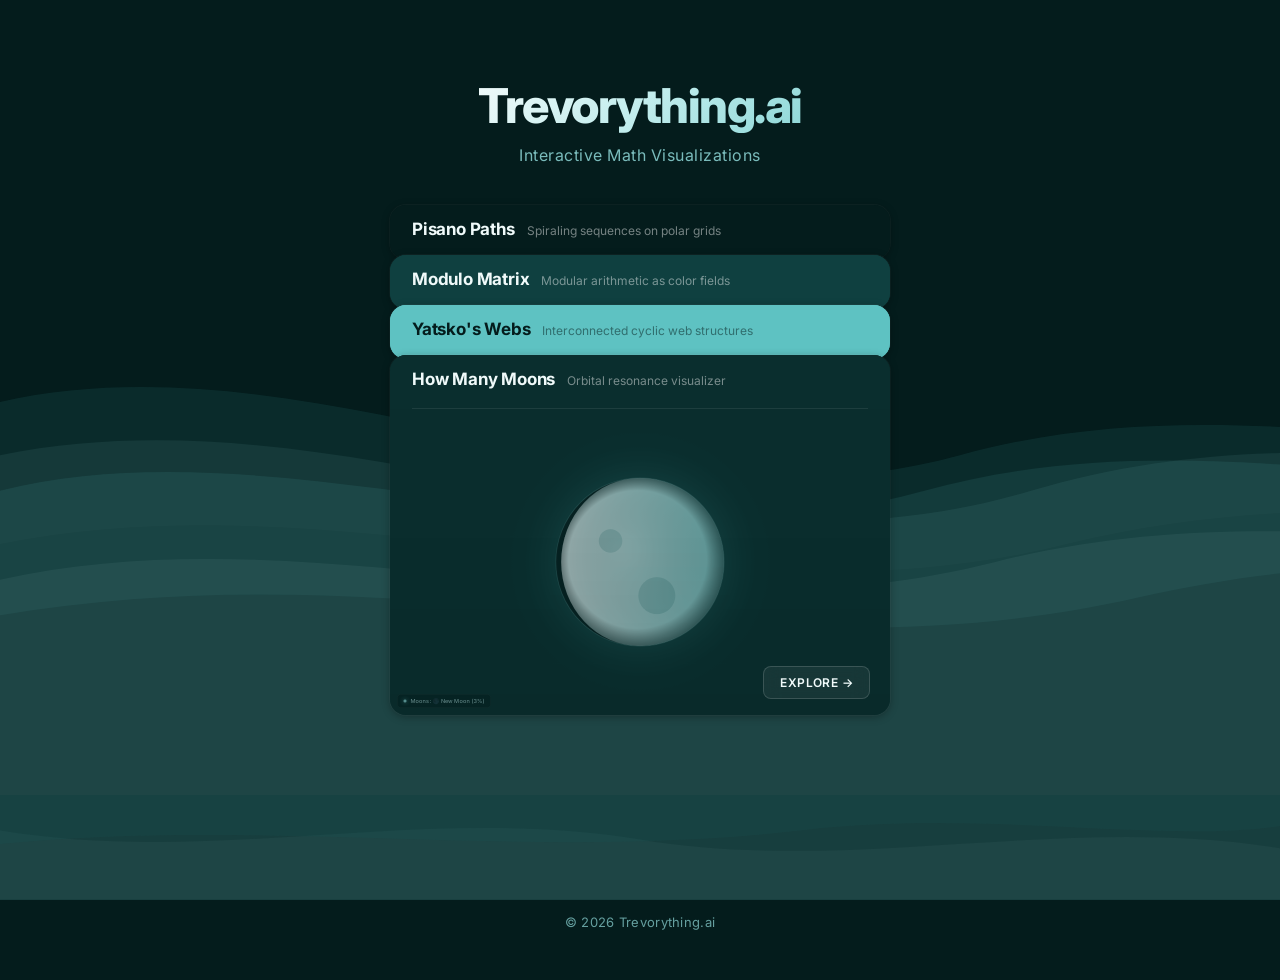
<file: index.html>
<!DOCTYPE html>
<html lang="en">
<head>
  <meta charset="UTF-8">
  <meta name="viewport" content="width=device-width, initial-scale=1.0">
  <title>Trevorything.ai — Interactive Math Visualizations</title>
  <meta name="description" content="Explore stunning interactive math visualizations including Pisano Paths, Modulo Matrix, Yatsko's Webs, and How Many Moons. Built by Trevorything.ai.">
  <meta name="theme-color" content="#041c1c">
  <link rel="preconnect" href="https://fonts.googleapis.com">
  <link rel="preconnect" href="https://fonts.gstatic.com" crossorigin>
  <link href="https://fonts.googleapis.com/css2?family=Inter:wght@300;400;500;600;700;800;900&display=swap" rel="stylesheet">
  <style>
    :root {
      --darkest: #041c1c;
      --dark: #0a2e2e;
      --mid-dark: #0f4040;
      --teal: #1a5c5c;
      --mid: #267a7a;
      --mid-light: #3d9e9e;
      --light: #5ec2c2;
      --lighter: #8fd8d8;
      --lightest: #c2eded;
      --white: #f0fafa;
      --card-radius: 16px;
      --transition-speed: 0.4s;
      --card-peek: 54px;
      --card-expanded: 360px;
      --card-max-width: 500px;
    }

    *, *::before, *::after {
      margin: 0;
      padding: 0;
      box-sizing: border-box;
    }

    html {
      scroll-behavior: smooth;
    }

    body {
      font-family: 'Inter', -apple-system, BlinkMacSystemFont, sans-serif;
      background: var(--darkest);
      color: var(--white);
      min-height: 100vh;
      overflow-x: hidden;
      -webkit-font-smoothing: antialiased;
      -moz-osx-font-smoothing: grayscale;
    }

    /* ── Animated Wave Background ── */
    .wave-bg {
      position: fixed;
      inset: 0;
      z-index: 0;
      overflow: hidden;
      pointer-events: none;
    }

    .wave-bg svg {
      position: absolute;
      bottom: 0;
      left: 0;
      width: 200%;
      min-width: 1200px;
    }

    .wave-layer {
      animation-timing-function: ease-in-out;
      animation-iteration-count: infinite;
      animation-direction: alternate;
    }

    .wave-layer-1 {
      animation: waveFloat1 8s ease-in-out infinite alternate;
      opacity: 0.12;
    }

    .wave-layer-2 {
      animation: waveFloat2 10s ease-in-out infinite alternate;
      opacity: 0.10;
    }

    .wave-layer-3 {
      animation: waveFloat3 12s ease-in-out infinite alternate;
      opacity: 0.08;
    }

    .wave-layer-4 {
      animation: waveFloat4 14s ease-in-out infinite alternate;
      opacity: 0.06;
    }

    @keyframes waveFloat1 {
      0%   { transform: translateY(0) translateX(0); }
      100% { transform: translateY(-30px) translateX(-40px); }
    }

    @keyframes waveFloat2 {
      0%   { transform: translateY(0) translateX(0); }
      100% { transform: translateY(20px) translateX(-60px); }
    }

    @keyframes waveFloat3 {
      0%   { transform: translateY(0) translateX(0); }
      100% { transform: translateY(-25px) translateX(-30px); }
    }

    @keyframes waveFloat4 {
      0%   { transform: translateY(0) translateX(0); }
      100% { transform: translateY(15px) translateX(-50px); }
    }

    /* ── Main Layout ── */
    .page-wrapper {
      position: relative;
      z-index: 1;
      display: flex;
      flex-direction: column;
      align-items: center;
      min-height: 100vh;
    }

    /* ── Header ── */
    .site-header {
      text-align: center;
      padding: 80px 20px 40px;
      animation: fadeInDown 0.8s ease-out;
    }

    .site-title {
      font-size: 48px;
      font-weight: 800;
      letter-spacing: -1.5px;
      color: var(--white);
      line-height: 1.1;
      margin-bottom: 12px;
      background: linear-gradient(135deg, var(--white) 0%, var(--lightest) 50%, var(--lighter) 100%);
      -webkit-background-clip: text;
      -webkit-text-fill-color: transparent;
      background-clip: text;
    }

    .site-subtitle {
      font-size: 16px;
      font-weight: 400;
      color: var(--lighter);
      letter-spacing: 0.5px;
      opacity: 0.85;
    }

    @keyframes fadeInDown {
      0%   { opacity: 0; transform: translateY(-20px); }
      100% { opacity: 1; transform: translateY(0); }
    }

    /* ── Wallet Card Stack ── */
    .wallet-stack {
      width: 90vw;
      max-width: var(--card-max-width);
      perspective: 1200px;
      margin: 0 auto;
      padding-bottom: 60px;
      animation: fadeInUp 0.8s ease-out 0.2s both;
    }

    @keyframes fadeInUp {
      0%   { opacity: 0; transform: translateY(30px); }
      100% { opacity: 1; transform: translateY(0); }
    }

    .wallet-card {
      position: relative;
      width: 100%;
      border-radius: var(--card-radius);
      cursor: pointer;
      overflow: hidden;
      transition:
        height var(--transition-speed) cubic-bezier(0.4, 0, 0.2, 1),
        transform var(--transition-speed) cubic-bezier(0.4, 0, 0.2, 1),
        box-shadow var(--transition-speed) ease;
      height: var(--card-peek);
      box-shadow:
        0 2px 8px rgba(0, 0, 0, 0.3),
        0 0 0 1px rgba(255, 255, 255, 0.04);
      transform-origin: top center;
      will-change: height, transform;
      text-decoration: none;
      color: inherit;
      display: block;
      margin-bottom: -4px;
    }

    .wallet-card:last-child {
      height: var(--card-expanded);
      margin-bottom: 0;
    }

    .wallet-card.expanded {
      height: var(--card-expanded);
      box-shadow:
        0 12px 40px rgba(0, 0, 0, 0.5),
        0 0 0 1px rgba(255, 255, 255, 0.06);
      transform: translateZ(12px) scale(1.01);
    }

    .wallet-card:not(.expanded):hover {
      box-shadow:
        0 4px 16px rgba(0, 0, 0, 0.4),
        0 0 0 1px rgba(255, 255, 255, 0.06);
    }

    /* ── Card Header Strip ── */
    .card-header {
      position: relative;
      z-index: 2;
      display: flex;
      align-items: baseline;
      gap: 12px;
      padding: 14px 22px;
      height: var(--card-peek);
      background: inherit;
    }

    .card-header::after {
      content: '';
      position: absolute;
      bottom: 0;
      left: 22px;
      right: 22px;
      height: 1px;
      background: rgba(255, 255, 255, 0.08);
    }

    .card-title {
      font-size: 17px;
      font-weight: 700;
      color: var(--white);
      white-space: nowrap;
      letter-spacing: -0.2px;
    }

    .card-desc {
      font-size: 12px;
      font-weight: 400;
      color: rgba(255, 255, 255, 0.45);
      white-space: nowrap;
      overflow: hidden;
      text-overflow: ellipsis;
    }

    /* Card with lighter bg gets darker text */
    .wallet-card[data-card="yatskos-webs"] .card-title {
      color: var(--darkest);
    }

    .wallet-card[data-card="yatskos-webs"] .card-desc {
      color: rgba(4, 28, 28, 0.5);
    }

    .wallet-card[data-card="yatskos-webs"] .card-header::after {
      background: rgba(4, 28, 28, 0.1);
    }

    .wallet-card[data-card="yatskos-webs"] .card-cta {
      color: var(--darkest);
      border-color: rgba(4, 28, 28, 0.2);
    }

    .wallet-card[data-card="yatskos-webs"] .card-cta:hover {
      background: rgba(4, 28, 28, 0.08);
    }

    /* ── Card Preview Area ── */
    .card-preview {
      position: relative;
      width: 100%;
      height: calc(var(--card-expanded) - var(--card-peek));
      overflow: hidden;
    }

    .card-preview iframe {
      width: 200%;
      height: 200%;
      border: none;
      pointer-events: none;
      transform: scale(0.5);
      transform-origin: top left;
      opacity: 0.35;
      transition: opacity var(--transition-speed) ease;
    }

    .wallet-card.expanded .card-preview iframe,
    .wallet-card:last-child .card-preview iframe {
      opacity: 0.6;
    }

    .card-preview-overlay {
      position: absolute;
      inset: 0;
      background: linear-gradient(
        180deg,
        transparent 0%,
        transparent 40%,
        rgba(0, 0, 0, 0.05) 100%
      );
      display: flex;
      align-items: flex-end;
      justify-content: flex-end;
      padding: 16px 20px;
      opacity: 0;
      transition: opacity var(--transition-speed) ease;
    }

    .wallet-card.expanded .card-preview-overlay,
    .wallet-card:last-child .card-preview-overlay {
      opacity: 1;
    }

    .card-cta {
      font-family: 'Inter', sans-serif;
      font-size: 12px;
      font-weight: 600;
      color: var(--white);
      letter-spacing: 0.4px;
      padding: 8px 16px;
      border: 1px solid rgba(255, 255, 255, 0.15);
      border-radius: 8px;
      background: rgba(255, 255, 255, 0.06);
      backdrop-filter: blur(8px);
      cursor: pointer;
      transition: background 0.2s ease, transform 0.2s ease;
      text-transform: uppercase;
    }

    .card-cta:hover {
      background: rgba(255, 255, 255, 0.12);
      transform: scale(1.03);
    }

    /* ── Divider Wave ── */
    .section-divider {
      width: 100%;
      margin-top: 20px;
      line-height: 0;
    }

    .section-divider svg {
      width: 100%;
      height: auto;
      display: block;
    }

    /* ── Footer ── */
    .site-footer {
      text-align: center;
      padding: 30px 20px 50px;
      color: var(--lighter);
      font-size: 13px;
      font-weight: 400;
      opacity: 0.7;
      letter-spacing: 0.3px;
    }

    /* ── Mobile ── */
    @media (max-width: 600px) {
      .site-header {
        padding: 50px 16px 28px;
      }

      .site-title {
        font-size: 34px;
      }

      .site-subtitle {
        font-size: 14px;
      }

      .wallet-stack {
        width: 92vw;
      }

      .card-title {
        font-size: 15px;
      }

      .card-desc {
        font-size: 11px;
      }

      :root {
        --card-expanded: 300px;
        --card-peek: 48px;
      }
    }
  </style>
</head>
<body>

  <!-- Animated Wave Background -->
  <div class="wave-bg" aria-hidden="true">
    <svg class="wave-layer wave-layer-1" viewBox="0 0 1440 600" preserveAspectRatio="none" xmlns="http://www.w3.org/2000/svg">
      <path d="M0,320 C180,280 360,400 540,350 C720,300 900,380 1080,340 C1260,300 1380,360 1440,330 L1440,600 L0,600Z" fill="#3d9e9e"/>
      <path d="M0,400 C200,360 400,450 600,400 C800,350 1000,420 1200,380 C1350,350 1420,400 1440,390 L1440,600 L0,600Z" fill="#267a7a"/>
    </svg>
    <svg class="wave-layer wave-layer-2" viewBox="0 0 1440 600" preserveAspectRatio="none" xmlns="http://www.w3.org/2000/svg">
      <path d="M0,370 C160,330 340,420 520,370 C700,320 880,400 1060,360 C1240,320 1400,380 1440,350 L1440,600 L0,600Z" fill="#5ec2c2"/>
      <path d="M0,440 C240,400 420,480 640,430 C860,380 1020,450 1220,410 C1360,380 1430,420 1440,410 L1440,600 L0,600Z" fill="#1a5c5c"/>
    </svg>
    <svg class="wave-layer wave-layer-3" viewBox="0 0 1440 600" preserveAspectRatio="none" xmlns="http://www.w3.org/2000/svg">
      <path d="M0,350 C200,310 380,430 580,370 C780,310 960,400 1140,350 C1320,300 1420,370 1440,340 L1440,600 L0,600Z" fill="#8fd8d8"/>
    </svg>
    <svg class="wave-layer wave-layer-4" viewBox="0 0 1440 600" preserveAspectRatio="none" xmlns="http://www.w3.org/2000/svg">
      <path d="M0,420 C180,380 360,460 560,410 C760,360 940,440 1140,390 C1340,340 1420,410 1440,380 L1440,600 L0,600Z" fill="#c2eded"/>
    </svg>
  </div>

  <div class="page-wrapper">

    <!-- Header -->
    <header class="site-header">
      <h1 class="site-title">Trevorything.ai</h1>
      <p class="site-subtitle">Interactive Math Visualizations</p>
    </header>

    <!-- Wallet Card Stack -->
    <main class="wallet-stack" id="wallet-stack" role="list">

      <!-- Card 1: Pisano Paths -->
      <a class="wallet-card"
         data-card="pisano-paths"
         data-href="Sum Sequence Path/index.html"
         data-preview="Sum Sequence Path/preview.html"
         style="background: #041c1c;"
         role="listitem"
         aria-label="Pisano Paths — Spiraling sequences on polar grids"
         id="card-pisano-paths">
        <div class="card-header">
          <span class="card-title">Pisano Paths</span>
          <span class="card-desc">Spiraling sequences on polar grids</span>
        </div>
        <div class="card-preview">
          <iframe title="Pisano Paths preview" loading="lazy" aria-hidden="true"></iframe>
          <div class="card-preview-overlay">
            <span class="card-cta">Explore →</span>
          </div>
        </div>
      </a>

      <!-- Card 2: Modulo Matrix -->
      <a class="wallet-card"
         data-card="modulo-matrix"
         data-href="Sum Sequence Matrix/index.html"
         data-preview="Sum Sequence Matrix/preview.html"
         style="background: #0f4040;"
         role="listitem"
         aria-label="Modulo Matrix — Modular arithmetic as color fields"
         id="card-modulo-matrix">
        <div class="card-header">
          <span class="card-title">Modulo Matrix</span>
          <span class="card-desc">Modular arithmetic as color fields</span>
        </div>
        <div class="card-preview">
          <iframe title="Modulo Matrix preview" loading="lazy" aria-hidden="true"></iframe>
          <div class="card-preview-overlay">
            <span class="card-cta">Explore →</span>
          </div>
        </div>
      </a>

      <!-- Card 3: Yatsko's Webs -->
      <a class="wallet-card"
         data-card="yatskos-webs"
         data-href="Pisano Webs/index.html"
         data-preview="Pisano Webs/preview.html"
         style="background: #5ec2c2;"
         role="listitem"
         aria-label="Yatsko's Webs — Interconnected cyclic web structures"
         id="card-yatskos-webs">
        <div class="card-header">
          <span class="card-title">Yatsko's Webs</span>
          <span class="card-desc">Interconnected cyclic web structures</span>
        </div>
        <div class="card-preview">
          <iframe title="Yatsko's Webs preview" loading="lazy" aria-hidden="true"></iframe>
          <div class="card-preview-overlay">
            <span class="card-cta">Explore →</span>
          </div>
        </div>
      </a>

      <!-- Card 4: How Many Moons -->
      <a class="wallet-card"
         data-card="how-many-moons"
         data-href="howmanymoons/index.html"
         data-preview="howmanymoons/preview.html"
         style="background: #0a2e2e;"
         role="listitem"
         aria-label="How Many Moons — Orbital resonance visualizer"
         id="card-how-many-moons">
        <div class="card-header">
          <span class="card-title">How Many Moons</span>
          <span class="card-desc">Orbital resonance visualizer</span>
        </div>
        <div class="card-preview">
          <iframe title="How Many Moons preview" loading="lazy" aria-hidden="true"></iframe>
          <div class="card-preview-overlay">
            <span class="card-cta">Explore →</span>
          </div>
        </div>
      </a>

    </main>

    <!-- Section Divider Wave -->
    <div class="section-divider" aria-hidden="true">
      <svg viewBox="0 0 1440 100" preserveAspectRatio="none" xmlns="http://www.w3.org/2000/svg">
        <path d="M0,40 C240,80 480,10 720,50 C960,90 1200,20 1440,60 L1440,0 L0,0Z" fill="#0a2e2e" opacity="0.3"/>
        <path d="M0,55 C300,25 600,75 900,40 C1100,15 1300,55 1440,35 L1440,0 L0,0Z" fill="#1a5c5c" opacity="0.15"/>
      </svg>
    </div>

    <!-- Footer -->
    <footer class="site-footer">
      © 2026 Trevorything.ai
    </footer>

  </div>

  <script>
    (function () {
      const cards = document.querySelectorAll('.wallet-card');
      const isMobile = 'ontouchstart' in window || navigator.maxTouchPoints > 0;
      let expandedCard = cards[cards.length - 1]; // last card starts expanded

      // Load preview iframes lazily
      function loadPreview(card) {
        const iframe = card.querySelector('iframe');
        if (iframe && !iframe.src) {
          iframe.src = card.dataset.preview;
        }
      }

      // Expand a specific card
      function expandCard(card) {
        if (expandedCard === card) return;

        // Collapse previously expanded
        cards.forEach(c => c.classList.remove('expanded'));

        // Expand target
        card.classList.add('expanded');
        expandedCard = card;

        // Load its preview
        loadPreview(card);
      }

      function isCardExpanded(card, index) {
        return card.classList.contains('expanded') || index === cards.length - 1;
      }

      // Load preview for the last card (already expanded)
      loadPreview(cards[cards.length - 1]);

      cards.forEach((card, i) => {
        // Single click handler: expand if collapsed, navigate if expanded
        card.addEventListener('click', function (e) {
          e.preventDefault();
          if (isCardExpanded(card, i)) {
            window.location.href = card.dataset.href;
          } else {
            expandCard(card);
          }
        });

        // Desktop: hover to expand
        if (!isMobile) {
          card.addEventListener('mouseenter', function () {
            expandCard(card);
          });
        }

        // Keyboard support
        card.setAttribute('tabindex', '0');
        card.addEventListener('keydown', function (e) {
          if (e.key === 'Enter' || e.key === ' ') {
            e.preventDefault();
            if (isCardExpanded(card, i)) {
              window.location.href = card.dataset.href;
            } else {
              expandCard(card);
            }
          }
        });

        // Staggered preload of all previews
        setTimeout(() => loadPreview(card), 800 + i * 400);
      });
    })();
  </script>

</body>
</html>
</file>
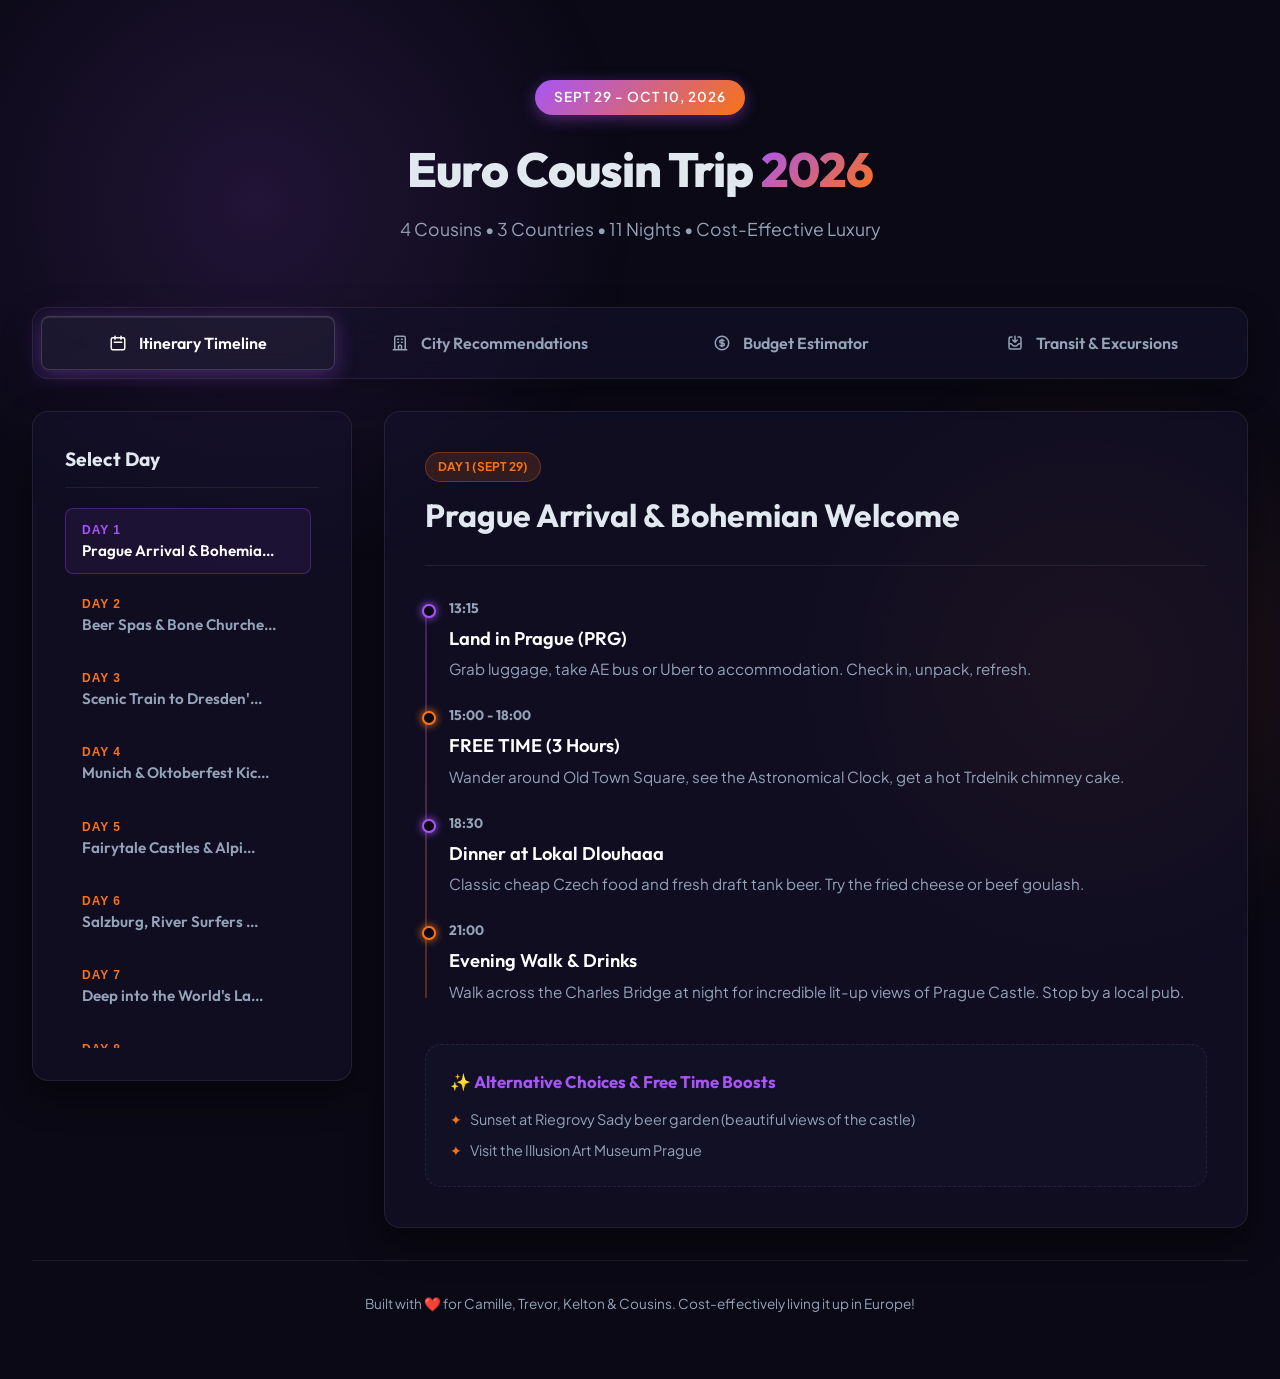
<file: eurocousintrip/index.html>
<!DOCTYPE html>
<html lang="en">
<head>
  <meta charset="UTF-8">
  <meta name="viewport" content="width=device-width, initial-scale=1.0">
  <title>Euro Cousin Trip 2026 - Itinerary & Planner</title>
  <link rel="preconnect" href="https://fonts.googleapis.com">
  <link rel="preconnect" href="https://fonts.gstatic.com" crossorigin>
  <link href="https://fonts.googleapis.com/css2?family=Outfit:wght@300;400;500;600;700;800&family=Plus+Jakarta+Sans:wght@300;400;500;600;700&display=swap" rel="stylesheet">
  <link rel="stylesheet" href="style.css">
</head>
<body>
  <div class="glow-bg"></div>
  <div class="glow-bg-secondary"></div>

  <div class="app-container">
    <header class="app-header">
      <div class="logo-area">
        <span class="badge">Sept 29 - Oct 10, 2026</span>
        <h1>Euro Cousin Trip <span>2026</span></h1>
        <p>4 Cousins • 3 Countries • 11 Nights • Cost-Effective Luxury</p>
      </div>
    </header>

    <nav class="app-nav">
      <button class="nav-btn active" onclick="switchTab('itinerary')">
        <svg xmlns="http://www.w3.org/2000/svg" width="18" height="18" fill="none" viewBox="0 0 24 24" stroke="currentColor" stroke-width="2"><path stroke-linecap="round" stroke-linejoin="round" d="M8 7V3m8 4V3m-9 8h10M5 21h14a2 2 0 002-2V7a2 2 0 00-2-2H5a2 2 0 00-2 2v12a2 2 0 002 2z" /></svg>
        Itinerary Timeline
      </button>
      <button class="nav-btn" onclick="switchTab('cities')">
        <svg xmlns="http://www.w3.org/2000/svg" width="18" height="18" fill="none" viewBox="0 0 24 24" stroke="currentColor" stroke-width="2"><path stroke-linecap="round" stroke-linejoin="round" d="M19 21V5a2 2 0 00-2-2H7a2 2 0 00-2 2v16m14 0h2m-2 0h-5m-9 0H3m2 0h5M9 7h1m-1 4h1m4-4h1m-1 4h1m-5 10v-5a1 1 0 011-1h2a1 1 0 011 1v5m-4 0h4" /></svg>
        City Recommendations
      </button>
      <button class="nav-btn" onclick="switchTab('budget')">
        <svg xmlns="http://www.w3.org/2000/svg" width="18" height="18" fill="none" viewBox="0 0 24 24" stroke="currentColor" stroke-width="2"><path stroke-linecap="round" stroke-linejoin="round" d="M12 8c-1.657 0-3 .895-3 2s1.343 2 3 2 3 .895 3 2-1.343 2-3 2m0-8c1.11 0 2.08.402 2.599 1M12 8V7m0 1v8m0 0v1m0-1c-1.11 0-2.08-.402-2.599-1M21 12a9 9 0 11-18 0 9 9 0 0118 0z" /></svg>
        Budget Estimator
      </button>
      <button class="nav-btn" onclick="switchTab('transit')">
        <svg xmlns="http://www.w3.org/2000/svg" width="18" height="18" fill="none" viewBox="0 0 24 24" stroke="currentColor" stroke-width="2"><path stroke-linecap="round" stroke-linejoin="round" d="M8 4H6a2 2 0 00-2 2v12a2 2 0 002 2h12a2 2 0 002-2V6a2 2 0 00-2-2h-2m-4-1v8m0 0l3-3m-3 3L9 8m-5 5h2.586a1 1 0 01.707.293l2.414 2.414a1 1 0 00.707.293h3.172a1 1 0 00.707-.293l2.414-2.414a1 1 0 01.707-.293H20" /></svg>
        Transit & Excursions
      </button>
    </nav>

    <main class="app-main">
      
      <!-- ITINERARY TAB -->
      <section id="tab-itinerary" class="tab-content active">
        <div class="itinerary-layout">
          <div class="day-sidebar glass">
            <h3>Select Day</h3>
            <div class="day-list" id="day-list-buttons">
              <!-- Dynamically populated -->
            </div>
          </div>

          <div class="day-detail-panel">
            <div class="day-card glass" id="day-details-card">
              <div class="day-header">
                <span class="day-badge" id="current-day-label">Day 1 (Sept 29)</span>
                <h2 id="current-day-title">Prague Arrival & Bohemian Welcome</h2>
              </div>
              
              <div class="timeline" id="current-day-events">
                <!-- Dynamically populated -->
              </div>

              <div class="alternatives-box">
                <h4>✨ Alternative Choices & Free Time Boosts</h4>
                <ul id="current-day-alternatives">
                  <!-- Dynamically populated -->
                </ul>
              </div>
            </div>
          </div>
        </div>
      </section>

      <!-- CITIES TAB -->
      <section id="tab-cities" class="tab-content">
        <div class="city-selector">
          <button class="city-pill active" onclick="filterCity('prague')">Prague</button>
          <button class="city-pill" onclick="filterCity('dresden')">Dresden</button>
          <button class="city-pill" onclick="filterCity('munich')">Munich (Oktoberfest)</button>
          <button class="city-pill" onclick="filterCity('salzburg')">Salzburg</button>
          <button class="city-pill" onclick="filterCity('vienna')">Vienna (Kelton's Base)</button>
        </div>

        <div class="city-recommendations-grid">
          
          <div class="grid-column">
            <div class="section-title">
              <h3>🏨 Lodging Options</h3>
            </div>
            <div id="city-lodging" class="cards-list"></div>
          </div>

          <div class="grid-column">
            <div class="section-title">
              <h3>🎟️ Sights & Nightlife</h3>
            </div>
            <div id="city-attractions" class="cards-list"></div>
          </div>

          <div class="grid-column">
            <div class="section-title">
              <h3>🍽️ Local Bites & Dining</h3>
            </div>
            <div id="city-food" class="cards-list"></div>
          </div>

        </div>
      </section>

      <!-- BUDGET TAB -->
      <section id="tab-budget" class="tab-content">
        <div class="budget-layout">
          <div class="budget-panel glass">
            <h2>Interactive Cost Calculator</h2>
            <p class="subtitle">Customize the estimates to match your specific plans. Keep it under <strong>$3,000 per person</strong>!</p>
            
            <div class="input-group">
              <label for="calc-flight">✈️ Flight Cost ($ / person)</label>
              <input type="number" id="calc-flight" value="950" oninput="updateBudgetCalculator()">
              <span class="hint">Includes transatlantic flight from US.</span>
            </div>

            <div class="input-group">
              <label for="calc-lodging">🏨 Total Lodging Cost ($ / person)</label>
              <input type="number" id="calc-lodging" value="450" oninput="updateBudgetCalculator()">
              <span class="hint">Includes Prague, Dresden, Munich (S-Bahn Dachau), & Salzburg. Vienna is $0!</span>
            </div>

            <div class="input-group">
              <label for="calc-food">🍔 Food & Drink Budget ($ / person)</label>
              <input type="number" id="calc-food" value="700" oninput="updateBudgetCalculator()">
              <span class="hint">Recommended: ~$65/day for 11 days (local beer is very cheap in CZ/DE/AT).</span>
            </div>

            <div class="input-group">
              <label for="calc-activities">🎟️ Activities & Excursions ($ / person)</label>
              <input type="number" id="calc-activities" value="300" oninput="updateBudgetCalculator()">
              <span class="hint">Includes Beer Spa, Neuschwanstein, Eisriesenwelt caves, & club entries.</span>
            </div>

            <div class="input-group">
              <label for="calc-transport">🚆 Train Tickets & Transit Passes ($ / person)</label>
              <input type="number" id="calc-transport" value="200" oninput="updateBudgetCalculator()">
              <span class="hint">Includes EC/ICE trains, Bayern-Ticket, and local tram cards.</span>
            </div>
          </div>

          <div class="budget-summary glass">
            <h3>Calculated Trip Total</h3>
            
            <div class="large-price">
              <span class="price-label">Per Person Cost</span>
              <span class="price-val" id="total-per-person">$2,600.00</span>
            </div>

            <div class="group-price">
              <span>Total for Group (4 People)</span>
              <strong id="total-group">$10,400.00</strong>
            </div>

            <div id="budget-status" class="status-tag success">Under Budget! 🎉 Ready to live it up!</div>

            <div class="smart-tips">
              <h4>💡 Clever Cost-Saving Choices Made:</h4>
              <ul>
                <li><strong>Vienna lodging is free:</strong> Staying at Cousin Kelton Koch's apartment saves the group approx. $1,000 total.</li>
                <li><strong>Munich S-Bahn Strategy:</strong> Staying in Dachau during Oktoberfest closing weekend saves $330+ per night.</li>
                <li><strong>Bavarian Rail Pass:</strong> Using the DB Bayern-Ticket for Munich-Salzburg and Neuschwanstein Castle excursions costs only $17/person for full days of travel.</li>
                <li><strong>Bratislava day-trip alternative:</strong> Bratislava is a super-cheap alternative for food and drinks, only 1 hour from Vienna.</li>
              </ul>
            </div>
          </div>
        </div>
      </section>

      <!-- TRANSIT TAB -->
      <section id="tab-transit" class="tab-content">
        <div class="transit-container glass">
          <h2>Transit & Excursion Matrix</h2>
          <p class="subtitle">Complete schedule breakdown, booking tips, and map guides.</p>

          <table class="transit-table">
            <thead>
              <tr>
                <th>Segment</th>
                <th>Method</th>
                <th>Duration</th>
                <th>Estimated Cost (Group of 4)</th>
                <th>Notes / Best Practice</th>
              </tr>
            </thead>
            <tbody>
              <tr>
                <td><strong>Prague Airport ➔ Accommodation</strong></td>
                <td>Uber / Airport Express Bus</td>
                <td>30 - 45 mins</td>
                <td>~$18 - $22 total</td>
                <td>Split an Uber/Bolt for convenience, or take the AE Bus for $4.50 PP.</td>
              </tr>
              <tr>
                <td><strong>Prague ➔ Dresden</strong></td>
                <td>EuroCity (EC) Train</td>
                <td>2h 15m</td>
                <td>~$65 - $90 total</td>
                <td>Direct frequent train. Buy tickets early on Ceske Drahy (cd.cz) or bahn.com.</td>
              </tr>
              <tr>
                <td><strong>Dresden ➔ Munich</strong></td>
                <td>ICE High-Speed Train</td>
                <td>4h 30m</td>
                <td>~$130 - $200 total</td>
                <td>Connects via Leipzig or Erfurt. Book via Deutsche Bahn.</td>
              </tr>
              <tr>
                <td><strong>Munich ➔ Neuschwanstein Castle</strong></td>
                <td>Bavarian Regional Train + Bus</td>
                <td>2h 30m (each way)</td>
                <td>$65 total</td>
                <td>Buy a <strong>Bayern-Ticket</strong> for 4 people at a ticket machine. Covers all regional trains & buses!</td>
              </tr>
              <tr>
                <td><strong>Munich ➔ Salzburg</strong></td>
                <td>BRB regional train</td>
                <td>1h 45m</td>
                <td>$65 total</td>
                <td>Use the same <strong>Bayern-Ticket</strong> on the regional line. Direct train every hour.</td>
              </tr>
              <tr>
                <td><strong>Salzburg ➔ Eisriesenwelt Werfen</strong></td>
                <td>S-Bahn S3 + Shuttle Bus</td>
                <td>1h 15m (each way)</td>
                <td>~$4.500 total (Transit only)</td>
                <td>Train from Salzburg Hbf to Werfen, shuttle bus to ticket office, hike, and cable car.</td>
              </tr>
              <tr>
                <td><strong>Salzburg ➔ Vienna</strong></td>
                <td>Railjet / Westbahn Train</td>
                <td>2h 30m</td>
                <td>~$90 - $130 total</td>
                <td>Westbahn is often cheaper and offers nice double-decker trains.</td>
              </tr>
              <tr>
                <td><strong>Vienna ➔ Vienna Airport (VIE)</strong></td>
                <td>S-Bahn S7 Train</td>
                <td>25 mins</td>
                <td>$19.00 total</td>
                <td>Fast regional train. Avoid the overpriced CAT (City Airport Train).</td>
              </tr>
            </tbody>
          </table>

          <div class="transit-tips-box">
            <h3>⚠️ Critical Excursion Warnings</h3>
            <div class="warning-grid">
              <div class="warning-item">
                <h5>🏰 Neuschwanstein Castle</h5>
                <p>Tickets drop exactly 3 months in advance and sell out rapidly. Make sure to book online ahead of time. Don't skip Marienbrucke bridge for the absolute best view of the castle.</p>
              </div>
              <div class="warning-item">
                <h5>❄️ Eisriesenwelt Ice Caves</h5>
                <p>Warm clothes and sturdy shoes are mandatory! Even in early October, the cave interior is below freezing (32°F / 0°C). The tour requires walking up 1,400 stairs.</p>
              </div>
            </div>
          </div>
        </div>
      </section>

    </main>

    <footer class="app-footer">
      <p>Built with ❤️ for Camille, Trevor, Kelton & Cousins. Cost-effectively living it up in Europe!</p>
    </footer>
  </div>

  <script src="app.js"></script>
  <script>
    // Tab Switching
    function switchTab(tabId) {
      document.querySelectorAll('.nav-btn').forEach(btn => btn.classList.remove('active'));
      document.querySelectorAll('.tab-content').forEach(content => content.classList.remove('active'));
      
      const targetBtn = Array.from(document.querySelectorAll('.nav-btn')).find(btn => btn.getAttribute('onclick').includes(tabId));
      if (targetBtn) targetBtn.classList.add('active');
      
      const targetTab = document.getElementById(`tab-${tabId}`);
      if (targetTab) targetTab.classList.add('active');
    }

    // Itinerary Loading & Interaction
    let currentDayIndex = 0;
    
    function populateItineraryButtons() {
      const btnContainer = document.getElementById('day-list-buttons');
      btnContainer.innerHTML = '';
      
      tripData.itinerary.forEach((item, idx) => {
        const btn = document.createElement('button');
        btn.className = `day-btn ${idx === currentDayIndex ? 'active' : ''}`;
        btn.onclick = () => selectDay(idx);
        
        btn.innerHTML = `
          <span class="day-num">${item.day.split(' ')[0]} ${item.day.split(' ')[1]}</span>
          <span class="day-title">${item.title.substring(0, 24)}${item.title.length > 24 ? '...' : ''}</span>
        `;
        btnContainer.appendChild(btn);
      });
    }

    function selectDay(idx) {
      currentDayIndex = idx;
      
      // Update buttons
      document.querySelectorAll('.day-btn').forEach((btn, bIdx) => {
        if (bIdx === idx) btn.classList.add('active');
        else btn.classList.remove('active');
      });
      
      const dayData = tripData.itinerary[idx];
      document.getElementById('current-day-label').textContent = dayData.day;
      document.getElementById('current-day-title').textContent = dayData.title;
      
      // Populate events
      const eventsContainer = document.getElementById('current-day-events');
      eventsContainer.innerHTML = '';
      
      dayData.events.forEach(ev => {
        const item = document.createElement('div');
        item.className = 'timeline-item';
        item.innerHTML = `
          <div class="time">${ev.time}</div>
          <div class="content">
            <h4>${ev.act}</h4>
            <p>${ev.detail}</p>
          </div>
        `;
        eventsContainer.appendChild(item);
      });

      // Populate alternatives
      const altContainer = document.getElementById('current-day-alternatives');
      altContainer.innerHTML = '';
      dayData.alternatives.forEach(alt => {
        const li = document.createElement('li');
        li.textContent = alt;
        altContainer.appendChild(li);
      });
    }

    // Cities Loading & Interaction
    let currentFilteredCity = 'prague';
    
    function filterCity(cityId) {
      currentFilteredCity = cityId;
      document.querySelectorAll('.city-pill').forEach(pill => {
        if (pill.getAttribute('onclick').includes(cityId)) pill.classList.add('active');
        else pill.classList.remove('active');
      });

      const city = tripData.cities[cityId];
      
      // Lodging
      const lodgingContainer = document.getElementById('city-lodging');
      lodgingContainer.innerHTML = '';
      city.accommodation.forEach(acc => {
        const card = document.createElement('div');
        card.className = 'card glass';
        card.innerHTML = `
          <div class="card-header">
            <h4>${acc.name}</h4>
            <span class="type-tag">${acc.type}</span>
          </div>
          <p class="desc">${acc.desc}</p>
          <div class="card-footer">
            <span class="price">${acc.price}</span>
            ${acc.link !== '#' ? `<a href="${acc.link}" target="_blank" class="card-btn">View Website ↗</a>` : ''}
          </div>
        `;
        lodgingContainer.appendChild(card);
      });

      // Sights & Attractions
      const attractionsContainer = document.getElementById('city-attractions');
      attractionsContainer.innerHTML = '';
      city.attractions.forEach(att => {
        const card = document.createElement('div');
        card.className = 'card glass';
        card.innerHTML = `
          <div class="card-header">
            <h4>${att.name}</h4>
            <span class="type-tag">${att.type}</span>
          </div>
          <p class="desc">${att.desc}</p>
          <div class="card-footer">
            <span class="price">${att.cost}</span>
            <div class="btn-row">
              <a href="${att.map}" target="_blank" class="card-btn secondary">Google Maps 📍</a>
              <a href="${att.link}" target="_blank" class="card-btn">Info/Tickets ↗</a>
            </div>
          </div>
        `;
        attractionsContainer.appendChild(card);
      });

      // Food
      const foodContainer = document.getElementById('city-food');
      foodContainer.innerHTML = '';
      city.food.forEach(fd => {
        const card = document.createElement('div');
        card.className = 'card glass';
        card.innerHTML = `
          <div class="card-header">
            <h4>${fd.name}</h4>
            <span class="type-tag">${fd.priceRange || 'Moderate'}</span>
          </div>
          <p class="specialty"><strong>Specialty:</strong> ${fd.specialty}</p>
          <p class="desc">${fd.desc}</p>
          <div class="card-footer">
            <a href="${fd.map}" target="_blank" class="card-btn secondary">Google Maps 📍</a>
          </div>
        `;
        foodContainer.appendChild(card);
      });
    }

    // App Initialization
    window.addEventListener('DOMContentLoaded', () => {
      populateItineraryButtons();
      selectDay(0);
      filterCity('prague');
      updateBudgetCalculator();
    });
  </script>
</body>
</html>
</file>
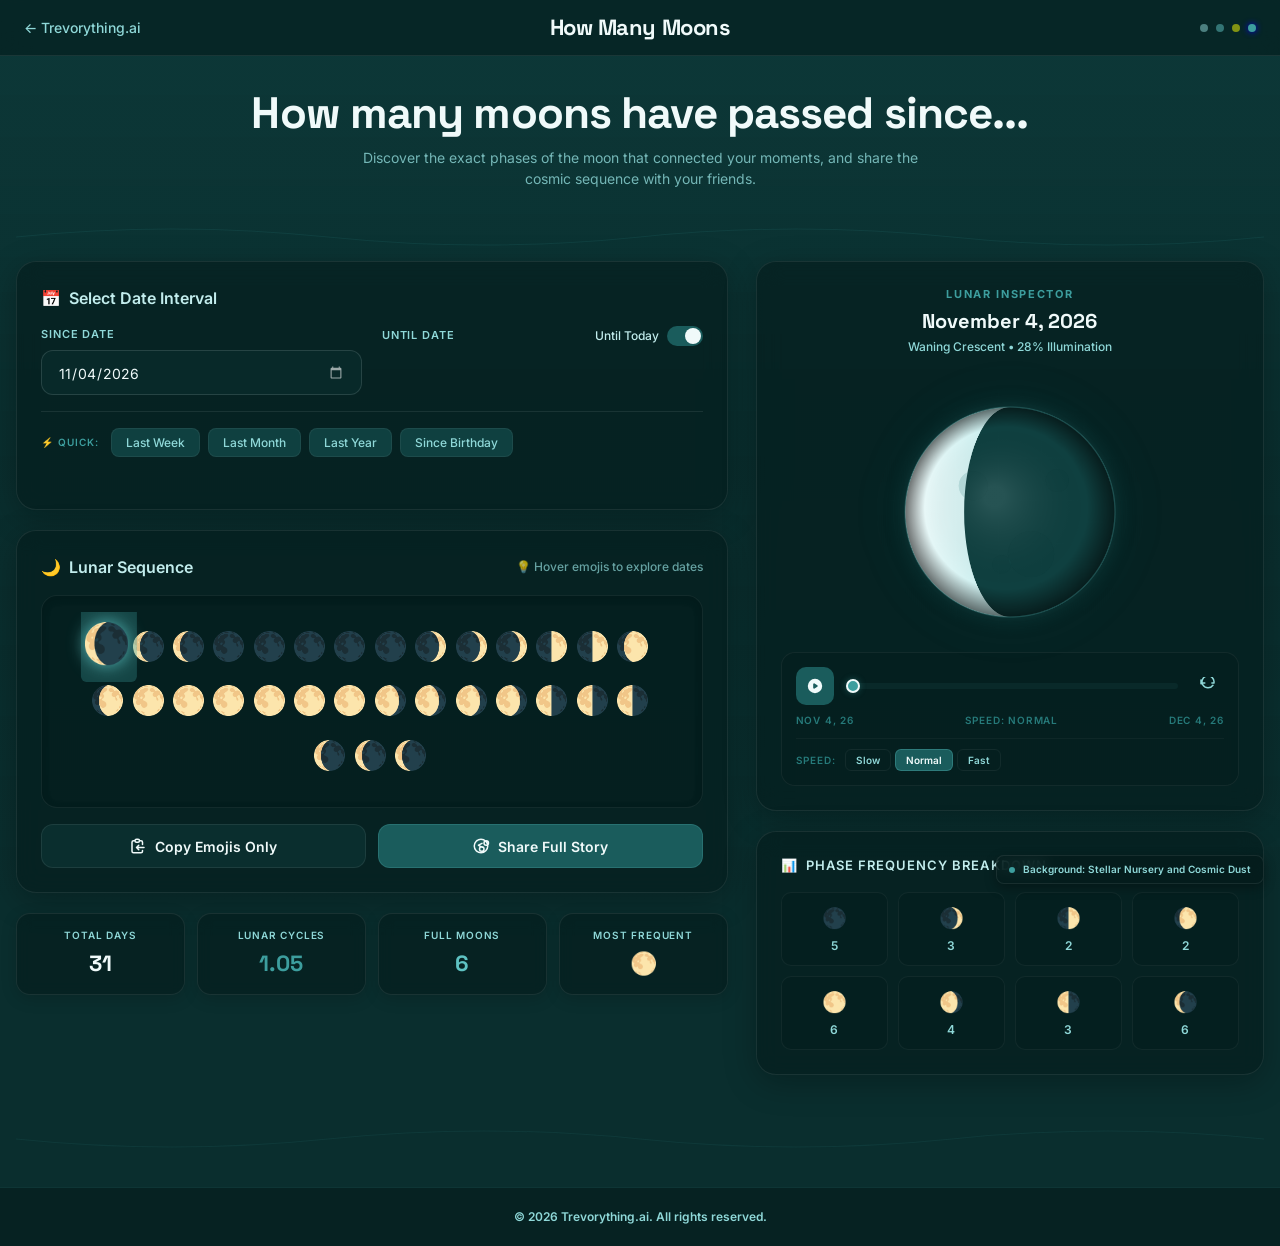
<file: howmanymoons/index.html>
<!DOCTYPE html>
<html lang="en">
<head>
    <meta charset="UTF-8">
    <meta name="viewport" content="width=device-width, initial-scale=1.0">
    <title>How Many Moons - Trevorything.ai</title>
    <meta name="description" content="Discover how many lunar cycles have passed between any two dates. Explore moon phases, track full moons, and share your cosmic journey.">
    <link rel="preconnect" href="https://fonts.googleapis.com">
    <link rel="preconnect" href="https://fonts.gstatic.com" crossorigin>
    <link href="https://fonts.googleapis.com/css2?family=Inter:wght@300;400;500;600;700;800&family=Space+Grotesk:wght@500;700&family=Fira+Code:wght@400;500&display=swap" rel="stylesheet">
    <style>
        /* === CSS Custom Properties === */
        :root {
            --darkest: #041c1c;
            --dark: #0a2e2e;
            --mid-dark: #0f4040;
            --teal: #1a5c5c;
            --mid: #267a7a;
            --mid-light: #3d9e9e;
            --light: #5ec2c2;
            --lighter: #8fd8d8;
            --lightest: #c2eded;
            --white: #f0fafa;

            --glass-bg: rgba(4, 28, 28, 0.6);
            --glass-border: rgba(255, 255, 255, 0.08);
            --input-bg: rgba(10, 46, 46, 0.7);
            --input-border: rgba(255, 255, 255, 0.12);
        }

        /* === Reset & Base === */
        *, *::before, *::after {
            margin: 0;
            padding: 0;
            box-sizing: border-box;
        }

        body {
            font-family: 'Inter', sans-serif;
            background-color: var(--dark);
            color: var(--white);
            min-height: 100vh;
            display: flex;
            flex-direction: column;
            position: relative;
            overflow-x: hidden;
            line-height: 1.5;
        }

        .heading-font {
            font-family: 'Space Grotesk', sans-serif;
        }

        .mono-font {
            font-family: 'Fira Code', monospace;
        }

        .gradient-text {
            background-image: linear-gradient(135deg, var(--mid-light), var(--lighter), var(--light));
            -webkit-background-clip: text;
            background-clip: text;
            color: transparent;
        }

        /* === Scrollbar === */
        ::-webkit-scrollbar {
            width: 6px;
            height: 6px;
        }
        ::-webkit-scrollbar-track {
            background: rgba(10, 46, 46, 0.3);
            border-radius: 9999px;
        }
        ::-webkit-scrollbar-thumb {
            background: rgba(143, 216, 216, 0.25);
            border-radius: 9999px;
        }
        ::-webkit-scrollbar-thumb:hover {
            background: rgba(143, 216, 216, 0.5);
        }

        /* === Date Picker === */
        input[type="date"]::-webkit-calendar-picker-indicator {
            filter: invert(1);
            cursor: pointer;
            opacity: 0.6;
            transition: opacity 0.2s;
        }
        input[type="date"]::-webkit-calendar-picker-indicator:hover {
            opacity: 1;
        }

        /* === Background Layers === */
        .bg-image {
            position: fixed;
            inset: 0;
            width: 100%;
            height: 100%;
            background-size: cover;
            background-position: center;
            transition: all 1s ease;
            z-index: 0;
            pointer-events: none;
            user-select: none;
            opacity: 0.18;
            filter: blur(10px);
        }

        .bg-vignette {
            position: fixed;
            inset: 0;
            width: 100%;
            height: 100%;
            background: linear-gradient(to top, var(--dark), rgba(10, 46, 46, 0.85), rgba(15, 64, 64, 0.6));
            z-index: 0;
            pointer-events: none;
            user-select: none;
        }

        /* === Header Nav === */
        .site-header {
            position: relative;
            z-index: 50;
            padding: 0 24px;
            height: 56px;
            display: flex;
            align-items: center;
            justify-content: space-between;
            background: rgba(4, 28, 28, 0.6);
            backdrop-filter: blur(12px);
            -webkit-backdrop-filter: blur(12px);
            border-bottom: 1px solid var(--glass-border);
        }

        .header-back {
            color: var(--lighter);
            text-decoration: none;
            font-size: 14px;
            font-weight: 500;
            transition: color 0.2s, transform 0.2s;
            white-space: nowrap;
        }
        .header-back:hover {
            color: var(--white);
            transform: translateX(-2px);
        }

        .header-title {
            position: absolute;
            left: 50%;
            transform: translateX(-50%);
            font-family: 'Space Grotesk', sans-serif;
            font-size: 22px;
            font-weight: 700;
            color: var(--white);
            white-space: nowrap;
            letter-spacing: -0.02em;
        }

        .header-dots {
            display: flex;
            gap: 8px;
            align-items: center;
        }
        .header-dot {
            width: 8px;
            height: 8px;
            border-radius: 50%;
            transition: transform 0.2s, opacity 0.2s;
            cursor: pointer;
            opacity: 0.5;
        }
        .header-dot:hover {
            transform: scale(1.4);
            opacity: 1;
        }
        .header-dot.active {
            opacity: 1;
            box-shadow: 0 0 6px currentColor;
        }

        /* === Main Container === */
        .main-container {
            max-width: 1280px;
            margin: 0 auto;
            padding: 24px 16px;
            flex-grow: 1;
            position: relative;
            z-index: 10;
            width: 100%;
        }

        /* === Hero Header Text === */
        .hero-header {
            text-align: center;
            margin-bottom: 32px;
            padding-top: 8px;
        }
        .hero-header h2 {
            font-family: 'Space Grotesk', sans-serif;
            font-size: clamp(28px, 5vw, 44px);
            font-weight: 700;
            color: var(--white);
            letter-spacing: -0.02em;
            margin-bottom: 8px;
            line-height: 1.15;
        }
        .hero-header p {
            color: var(--lighter);
            max-width: 560px;
            margin: 0 auto;
            font-size: 14px;
            opacity: 0.8;
        }

        /* === Wave Divider === */
        .wave-divider {
            width: 100%;
            height: 32px;
            position: relative;
            overflow: hidden;
            margin: 8px 0;
        }
        .wave-divider svg {
            position: absolute;
            bottom: 0;
            width: 100%;
            height: 100%;
        }

        /* === Grid Layout === */
        .content-grid {
            display: grid;
            grid-template-columns: 1fr;
            gap: 28px;
            align-items: start;
            margin-bottom: 48px;
        }
        @media (min-width: 1024px) {
            .content-grid {
                grid-template-columns: 7fr 5fr;
            }
        }

        .left-column {
            display: flex;
            flex-direction: column;
            gap: 20px;
        }
        .right-column {
            display: flex;
            flex-direction: column;
            gap: 20px;
        }

        /* === Glassmorphic Card === */
        .glass-card {
            background: var(--glass-bg);
            backdrop-filter: blur(12px);
            -webkit-backdrop-filter: blur(12px);
            border: 1px solid var(--glass-border);
            border-radius: 20px;
            padding: 24px;
            box-shadow: 0 8px 32px rgba(0, 0, 0, 0.25);
        }

        .card-title {
            font-size: 16px;
            font-weight: 600;
            color: var(--lightest);
            margin-bottom: 16px;
            display: flex;
            align-items: center;
            gap: 8px;
        }

        /* === Form Controls === */
        .form-grid {
            display: grid;
            grid-template-columns: 1fr 1fr;
            gap: 20px;
        }
        @media (max-width: 640px) {
            .form-grid {
                grid-template-columns: 1fr;
            }
        }

        .form-label {
            display: block;
            font-size: 11px;
            font-weight: 600;
            text-transform: uppercase;
            letter-spacing: 0.08em;
            color: var(--lighter);
            margin-bottom: 8px;
        }

        .form-input {
            width: 100%;
            padding: 12px 16px;
            background: var(--input-bg);
            border: 1px solid var(--input-border);
            color: var(--white);
            border-radius: 12px;
            font-size: 14px;
            font-family: 'Inter', sans-serif;
            transition: border-color 0.2s, box-shadow 0.2s;
            outline: none;
        }
        .form-input:focus {
            border-color: var(--mid-light);
            box-shadow: 0 0 0 3px rgba(61, 158, 158, 0.2);
        }

        /* === Toggle Switch === */
        .toggle-row {
            display: flex;
            align-items: center;
            justify-content: space-between;
        }
        .toggle-label {
            display: inline-flex;
            align-items: center;
            cursor: pointer;
            gap: 8px;
        }
        .toggle-text {
            font-size: 12px;
            font-weight: 500;
            color: var(--mid-light);
            transition: color 0.2s;
        }
        .toggle-input {
            position: absolute;
            width: 1px;
            height: 1px;
            overflow: hidden;
            clip: rect(0 0 0 0);
        }
        .toggle-track {
            position: relative;
            width: 36px;
            height: 20px;
            background: var(--mid-dark);
            border-radius: 10px;
            transition: background-color 0.3s;
            flex-shrink: 0;
        }
        .toggle-track::after {
            content: '';
            position: absolute;
            top: 2px;
            left: 2px;
            width: 16px;
            height: 16px;
            background: var(--white);
            border-radius: 50%;
            transition: transform 0.3s;
        }
        .toggle-input:checked + .toggle-text {
            color: var(--lightest);
        }
        .toggle-input:checked ~ .toggle-track {
            background: var(--teal);
        }
        .toggle-input:checked ~ .toggle-track::after {
            transform: translateX(16px);
        }

        /* === Quick Presets === */
        .presets-row {
            display: flex;
            flex-wrap: wrap;
            gap: 8px;
            margin-top: 16px;
            padding-top: 16px;
            border-top: 1px solid var(--glass-border);
        }
        .preset-btn {
            padding: 6px 14px;
            background: var(--mid-dark);
            border: 1px solid rgba(255, 255, 255, 0.06);
            color: var(--lighter);
            border-radius: 8px;
            font-size: 12px;
            font-weight: 500;
            font-family: 'Inter', sans-serif;
            cursor: pointer;
            transition: all 0.2s;
            white-space: nowrap;
        }
        .preset-btn:hover {
            background: var(--teal);
            color: var(--white);
            border-color: rgba(255, 255, 255, 0.1);
            transform: translateY(-1px);
        }
        .presets-label {
            font-size: 10px;
            font-weight: 600;
            text-transform: uppercase;
            letter-spacing: 0.1em;
            color: var(--mid-light);
            display: flex;
            align-items: center;
            margin-right: 4px;
        }

        /* === Error Alert === */
        .error-alert {
            text-align: center;
            margin-top: 12px;
            color: #f87171;
            font-size: 12px;
            font-weight: 500;
            min-height: 16px;
        }

        /* === Hidden Utility === */
        .hidden { display: none !important; }

        /* === Results Card === */
        .results-card {
            display: flex;
            flex-direction: column;
            min-height: 350px;
        }
        .results-header {
            display: flex;
            justify-content: space-between;
            align-items: center;
            margin-bottom: 16px;
        }
        .results-hint {
            font-size: 12px;
            color: var(--lighter);
            font-weight: 500;
            cursor: help;
            opacity: 0.7;
        }

        .emoji-display {
            flex-grow: 1;
            background: rgba(4, 28, 28, 0.5);
            border: 1px solid rgba(255, 255, 255, 0.06);
            border-radius: 16px;
            padding: 16px 20px;
            margin-bottom: 16px;
            display: flex;
            flex-direction: column;
            justify-content: center;
            box-shadow: inset 0 2px 8px rgba(0, 0, 0, 0.2);
        }

        .emoji-output {
            font-family: 'Fira Code', monospace;
            font-size: clamp(20px, 3vw, 28px);
            line-height: 1.8;
            text-align: center;
            letter-spacing: 0.12em;
            word-break: break-word;
            overflow-y: auto;
            max-height: 200px;
            user-select: all;
            padding: 8px;
        }

        .no-data-msg {
            text-align: center;
            color: var(--mid);
            padding: 48px 0;
            font-size: 14px;
        }

        /* === Moon Emoji Spans === */
        .moon-emoji-span {
            display: inline-block;
            cursor: pointer;
            transition: transform 0.2s cubic-bezier(0.4, 0, 0.2, 1), text-shadow 0.2s, background 0.2s;
            padding: 2px 1px;
            border-radius: 4px;
        }
        .moon-emoji-span:hover {
            transform: scale(1.4) translateY(-2px);
            background: rgba(61, 158, 158, 0.2);
            text-shadow: 0 0 8px rgba(94, 194, 194, 0.8);
        }
        .moon-emoji-span.hovered-active {
            transform: scale(1.4) translateY(-2px);
            background: rgba(61, 158, 158, 0.3);
            text-shadow: 0 0 12px rgba(94, 194, 194, 0.9);
        }

        /* === Action Buttons === */
        .actions-grid {
            display: grid;
            grid-template-columns: 1fr 1fr;
            gap: 12px;
        }
        @media (max-width: 480px) {
            .actions-grid {
                grid-template-columns: 1fr;
            }
        }

        .btn {
            display: flex;
            align-items: center;
            justify-content: center;
            gap: 8px;
            padding: 12px 16px;
            border-radius: 12px;
            font-size: 14px;
            font-weight: 600;
            font-family: 'Inter', sans-serif;
            cursor: pointer;
            border: 1px solid transparent;
            transition: all 0.2s;
            outline: none;
        }
        .btn svg {
            width: 18px;
            height: 18px;
            flex-shrink: 0;
        }

        .btn-secondary {
            background: var(--dark);
            color: var(--white);
            border-color: rgba(255, 255, 255, 0.08);
        }
        .btn-secondary:hover {
            background: var(--mid-dark);
            box-shadow: 0 4px 12px rgba(0, 0, 0, 0.3);
        }

        .btn-primary {
            background: var(--teal);
            color: var(--white);
            border-color: rgba(94, 194, 194, 0.2);
        }
        .btn-primary:hover {
            background: var(--mid);
            box-shadow: 0 4px 16px rgba(61, 158, 158, 0.3);
        }

        /* === Stats Dashboard === */
        .stats-grid {
            display: grid;
            grid-template-columns: repeat(2, 1fr);
            gap: 12px;
        }
        @media (min-width: 640px) {
            .stats-grid {
                grid-template-columns: repeat(4, 1fr);
            }
        }

        .stat-card {
            background: var(--glass-bg);
            backdrop-filter: blur(8px);
            -webkit-backdrop-filter: blur(8px);
            border: 1px solid var(--glass-border);
            border-radius: 14px;
            padding: 14px 12px;
            text-align: center;
            box-shadow: 0 4px 16px rgba(0, 0, 0, 0.15);
        }
        .stat-label {
            font-size: 10px;
            font-weight: 600;
            text-transform: uppercase;
            letter-spacing: 0.08em;
            color: var(--lighter);
            margin-bottom: 4px;
        }
        .stat-value {
            font-family: 'Space Grotesk', sans-serif;
            font-size: 22px;
            font-weight: 800;
            color: var(--white);
        }
        .stat-value.teal {
            color: var(--mid-light);
        }
        .stat-value.light {
            color: var(--light);
        }
        .stat-value.lighter {
            color: var(--lighter);
        }

        /* === Moon Centerpiece === */
        .moon-card {
            display: flex;
            flex-direction: column;
            align-items: center;
            position: relative;
            overflow: hidden;
        }

        .inspector-header {
            text-align: center;
            margin-bottom: 16px;
            position: relative;
            z-index: 10;
            width: 100%;
        }
        .inspector-label {
            font-size: 11px;
            font-weight: 700;
            text-transform: uppercase;
            letter-spacing: 0.15em;
            color: var(--mid-light);
            margin-bottom: 4px;
        }
        .inspector-date {
            font-family: 'Space Grotesk', sans-serif;
            font-size: 20px;
            font-weight: 700;
            color: var(--white);
        }
        .inspector-state {
            font-size: 12px;
            color: var(--lighter);
            font-weight: 500;
            margin-top: 2px;
        }

        .moon-canvas-wrap {
            position: relative;
            width: 256px;
            height: 256px;
            margin: 12px 0;
            display: flex;
            align-items: center;
            justify-content: center;
            z-index: 10;
        }
        .moon-glow-ring {
            position: absolute;
            inset: 16px;
            border-radius: 50%;
            background: rgba(61, 158, 158, 0.06);
            filter: blur(24px);
            mix-blend-mode: screen;
            animation: glow-pulse 3s ease-in-out infinite;
            pointer-events: none;
        }
        @keyframes glow-pulse {
            0%, 100% { opacity: 0.6; transform: scale(1); }
            50% { opacity: 1; transform: scale(1.05); }
        }

        .moon-canvas {
            width: 100%;
            height: 100%;
            position: relative;
            cursor: crosshair;
            transition: transform 0.3s;
        }
        .moon-canvas:hover {
            transform: scale(1.03);
        }

        /* === Playback Bar === */
        .playback-bar {
            width: 100%;
            background: rgba(4, 28, 28, 0.5);
            padding: 14px;
            border-radius: 14px;
            border: 1px solid rgba(255, 255, 255, 0.06);
            z-index: 10;
        }
        .playback-controls {
            display: flex;
            align-items: center;
            gap: 12px;
        }

        .btn-play {
            background: var(--teal);
            color: var(--white);
            border: none;
            border-radius: 10px;
            padding: 10px;
            cursor: pointer;
            transition: background 0.2s;
            display: flex;
            align-items: center;
            justify-content: center;
            flex-shrink: 0;
        }
        .btn-play:hover {
            background: var(--mid);
        }
        .btn-play svg {
            width: 18px;
            height: 18px;
        }

        .timeline-slider {
            flex-grow: 1;
            height: 6px;
            background: rgba(10, 46, 46, 0.8);
            border-radius: 3px;
            appearance: none;
            -webkit-appearance: none;
            cursor: pointer;
            outline: none;
        }
        .timeline-slider::-webkit-slider-thumb {
            appearance: none;
            -webkit-appearance: none;
            width: 14px;
            height: 14px;
            border-radius: 50%;
            background: var(--mid-light);
            border: 2px solid var(--white);
            cursor: pointer;
            box-shadow: 0 0 6px rgba(61, 158, 158, 0.4);
        }
        .timeline-slider::-moz-range-thumb {
            width: 14px;
            height: 14px;
            border-radius: 50%;
            background: var(--mid-light);
            border: 2px solid var(--white);
            cursor: pointer;
        }

        .btn-reset {
            background: none;
            border: none;
            color: var(--lighter);
            cursor: pointer;
            padding: 8px;
            transition: color 0.2s;
            display: flex;
            align-items: center;
        }
        .btn-reset:hover {
            color: var(--white);
        }
        .btn-reset svg {
            width: 18px;
            height: 18px;
        }

        .playback-meta {
            display: flex;
            justify-content: space-between;
            align-items: center;
            margin-top: 8px;
            font-size: 10px;
            font-weight: 600;
            text-transform: uppercase;
            letter-spacing: 0.08em;
            color: var(--mid);
        }

        /* === Speed Controls === */
        .speed-controls {
            display: flex;
            gap: 4px;
            align-items: center;
            margin-top: 10px;
            padding-top: 10px;
            border-top: 1px solid rgba(255, 255, 255, 0.04);
        }
        .speed-label {
            font-size: 10px;
            font-weight: 600;
            text-transform: uppercase;
            letter-spacing: 0.08em;
            color: var(--mid);
            margin-right: 6px;
        }
        .speed-btn {
            padding: 4px 10px;
            background: transparent;
            border: 1px solid rgba(255, 255, 255, 0.06);
            color: var(--lighter);
            border-radius: 6px;
            font-size: 10px;
            font-weight: 600;
            font-family: 'Inter', sans-serif;
            cursor: pointer;
            transition: all 0.2s;
        }
        .speed-btn:hover {
            background: var(--mid-dark);
            color: var(--white);
        }
        .speed-btn.active {
            background: var(--teal);
            color: var(--white);
            border-color: rgba(94, 194, 194, 0.3);
        }

        /* === Breakdown Grid === */
        .breakdown-grid {
            display: grid;
            grid-template-columns: repeat(4, 1fr);
            gap: 10px;
            text-align: center;
        }
        .breakdown-item {
            background: rgba(4, 28, 28, 0.4);
            padding: 10px 8px;
            border-radius: 10px;
            border: 1px solid rgba(255, 255, 255, 0.05);
        }
        .breakdown-emoji {
            font-size: 20px;
            margin-bottom: 4px;
        }
        .breakdown-count {
            font-size: 12px;
            font-weight: 600;
            color: var(--lighter);
        }

        /* === APOD Badge === */
        .apod-badge {
            position: fixed;
            bottom: 16px;
            right: 16px;
            z-index: 40;
            background: rgba(4, 28, 28, 0.8);
            backdrop-filter: blur(8px);
            -webkit-backdrop-filter: blur(8px);
            border: 1px solid var(--glass-border);
            padding: 6px 12px;
            border-radius: 8px;
            font-size: 10px;
            font-weight: 600;
            color: var(--lighter);
            box-shadow: 0 4px 12px rgba(0, 0, 0, 0.3);
            cursor: pointer;
            transition: all 0.2s;
            display: flex;
            align-items: center;
            gap: 8px;
        }
        .apod-badge:hover {
            background: rgba(10, 46, 46, 0.9);
            color: var(--white);
        }
        .apod-ping {
            width: 6px;
            height: 6px;
            background: var(--mid-light);
            border-radius: 50%;
            animation: ping-dot 2s cubic-bezier(0, 0, 0.2, 1) infinite;
            pointer-events: none;
        }
        @keyframes ping-dot {
            0% { opacity: 1; transform: scale(1); }
            75%, 100% { opacity: 0; transform: scale(2); }
        }

        /* === APOD Modal === */
        .modal-overlay {
            position: fixed;
            inset: 0;
            z-index: 50;
            background: rgba(4, 28, 28, 0.7);
            backdrop-filter: blur(4px);
            -webkit-backdrop-filter: blur(4px);
            display: flex;
            align-items: center;
            justify-content: center;
            padding: 16px;
        }
        .modal-content {
            background: rgba(10, 46, 46, 0.95);
            backdrop-filter: blur(12px);
            -webkit-backdrop-filter: blur(12px);
            border: 1px solid rgba(255, 255, 255, 0.08);
            padding: 24px;
            border-radius: 20px;
            max-width: 480px;
            width: 100%;
            box-shadow: 0 16px 48px rgba(0, 0, 0, 0.4);
            position: relative;
        }
        .modal-close {
            position: absolute;
            top: 16px;
            right: 16px;
            background: none;
            border: none;
            color: var(--lighter);
            cursor: pointer;
            transition: color 0.2s;
            padding: 4px;
        }
        .modal-close:hover {
            color: var(--white);
        }
        .modal-close svg {
            width: 20px;
            height: 20px;
        }
        .modal-badge {
            display: inline-block;
            background: rgba(61, 158, 158, 0.2);
            color: var(--mid-light);
            font-size: 10px;
            font-weight: 700;
            text-transform: uppercase;
            letter-spacing: 0.12em;
            padding: 4px 10px;
            border-radius: 20px;
            margin-right: 8px;
        }
        .modal-date {
            font-size: 12px;
            color: var(--lighter);
            font-weight: 600;
        }
        .modal-title {
            font-family: 'Space Grotesk', sans-serif;
            font-size: 20px;
            font-weight: 700;
            color: var(--white);
            margin: 12px 0;
            padding-right: 24px;
        }
        .modal-explanation {
            max-height: 240px;
            overflow-y: auto;
            font-size: 14px;
            color: var(--lightest);
            line-height: 1.6;
            padding-right: 8px;
        }
        .modal-copyright {
            font-size: 12px;
            color: var(--mid);
            font-weight: 500;
            margin-top: 12px;
        }

        /* === Toast === */
        .toast {
            position: fixed;
            bottom: 24px;
            left: 50%;
            transform: translateX(-50%);
            z-index: 60;
            background: var(--teal);
            color: var(--white);
            font-weight: 600;
            font-size: 12px;
            letter-spacing: 0.04em;
            text-transform: uppercase;
            padding: 10px 20px;
            border-radius: 24px;
            box-shadow: 0 8px 24px rgba(26, 92, 92, 0.4);
            border: 1px solid rgba(94, 194, 194, 0.2);
            opacity: 0;
            transition: opacity 0.3s;
            pointer-events: none;
        }
        .toast.visible { opacity: 1; }

        /* === Footer === */
        .site-footer {
            padding: 20px 16px;
            text-align: center;
            color: var(--lighter);
            border-top: 1px solid rgba(61, 158, 158, 0.15);
            background: rgba(4, 28, 28, 0.6);
            z-index: 20;
            position: relative;
        }
        .site-footer p {
            font-size: 12px;
            font-weight: 600;
        }

        /* === Responsive Fine-tuning === */
        @media (max-width: 768px) {
            .header-title {
                font-size: 18px;
            }
            .site-header {
                padding: 0 12px;
            }
            .moon-canvas-wrap {
                width: 200px;
                height: 200px;
            }
        }
    </style>
</head>
<body>

    <!-- Blurred NASA APOD Background Image Container -->
    <div id="bgImage" class="bg-image"
         style="background-image: url('https://images.unsplash.com/photo-1506703719100-a0f3a48c0f86?q=80&w=2070&auto=format&fit=crop');">
    </div>
    <!-- Dark Teal Vignette Overlay -->
    <div class="bg-vignette"></div>

    <!-- Header Navigation -->
    <header class="site-header">
        <a href="../index.html" class="header-back" id="headerBack">← Trevorything.ai</a>
        <h1 class="header-title">How Many Moons</h1>
        <nav class="header-dots" aria-label="Tool navigation">
            <a href="../Sum Sequence Path/index.html" class="header-dot" style="background: var(--lighter);" title="Pisano Paths"></a>
            <a href="../Sum Sequence Matrix/index.html" class="header-dot" style="background: var(--light);" title="Modulo Matrix"></a>
            <a href="../Pisano Webs/index.html" class="header-dot" style="background: #FEFF00;" title="Yatsko's Webs"></a>
            <a href="index.html" class="header-dot active" style="background: var(--mid-light);" title="How Many Moons"></a>
        </nav>
    </header>

    <!-- Main Container -->
    <main class="main-container">

        <!-- Hero Header Text -->
        <div class="hero-header">
            <h2>How many moons have passed since...</h2>
            <p>Discover the exact phases of the moon that connected your moments, and share the cosmic sequence with your friends.</p>
        </div>

        <!-- Wave Divider -->
        <div class="wave-divider">
            <svg viewBox="0 0 1200 32" preserveAspectRatio="none" fill="none">
                <path d="M0 16 Q150 0 300 16 T600 16 T900 16 T1200 16" stroke="rgba(61,158,158,0.12)" stroke-width="1" fill="none"/>
            </svg>
        </div>

        <div class="content-grid">

            <!-- Left Side: Controls & Results Display -->
            <div class="left-column">

                <!-- Controls Card -->
                <div class="glass-card">
                    <h3 class="card-title">
                        <span>📅</span> Select Date Interval
                    </h3>

                    <div class="form-grid">
                        <!-- Since Input -->
                        <div>
                            <label for="startDate" class="form-label">Since Date</label>
                            <input type="date" id="startDate" class="form-input">
                        </div>

                        <!-- Until Input & Checkbox -->
                        <div>
                            <div class="toggle-row">
                                <label for="untilToday-label" class="form-label" style="margin-bottom:0">Until Date</label>
                                <label class="toggle-label">
                                    <input type="checkbox" id="untilToday" checked class="toggle-input">
                                    <span class="toggle-text">Until Today</span>
                                    <div class="toggle-track"></div>
                                </label>
                            </div>

                            <div id="untilDateContainer" class="hidden" style="margin-top: 10px;">
                                <input type="date" id="endDate" class="form-input">
                            </div>
                        </div>
                    </div>

                    <!-- Quick Presets -->
                    <div class="presets-row">
                        <span class="presets-label">⚡ Quick:</span>
                        <button class="preset-btn" id="presetWeek">Last Week</button>
                        <button class="preset-btn" id="presetMonth">Last Month</button>
                        <button class="preset-btn" id="presetYear">Last Year</button>
                        <button class="preset-btn" id="presetBirthday">Since Birthday</button>
                    </div>

                    <div class="error-alert" id="errorAlert"></div>
                </div>

                <!-- Results Card -->
                <div class="glass-card results-card">
                    <div class="results-header">
                        <h3 class="card-title" style="margin-bottom:0">
                            <span>🌙</span> Lunar Sequence
                        </h3>
                        <div class="results-hint" title="Hover over emojis to explore specific dates on the right!">
                            💡 Hover emojis to explore dates
                        </div>
                    </div>

                    <!-- Emoji String Output -->
                    <div class="emoji-display">
                        <code id="emojiContainer" class="emoji-output">
                            <!-- Emojis populated here -->
                        </code>
                        <div id="noDataMessage" class="no-data-msg hidden">
                            Select a valid date range to trace your moons.
                        </div>
                    </div>

                    <!-- Actions -->
                    <div class="actions-grid">
                        <button id="btnCopy" class="btn btn-secondary">
                            <svg fill="none" stroke="currentColor" viewBox="0 0 24 24"><path stroke-linecap="round" stroke-linejoin="round" stroke-width="2" d="M8 5H6a2 2 0 00-2 2v12a2 2 0 002 2h10a2 2 0 002-2v-1M8 5a2 2 0 002 2h2a2 2 0 002-2M8 5a2 2 0 012-2h2a2 2 0 012 2m0 0h2a2 2 0 012 2v3m2 4H10m0 0l3-3m-3 3l3 3"></path></svg>
                            Copy Emojis Only
                        </button>
                        <button id="btnShare" class="btn btn-primary">
                            <svg fill="none" stroke="currentColor" viewBox="0 0 24 24"><path stroke-linecap="round" stroke-linejoin="round" stroke-width="2" d="M8.684 10.742l4.636-2.318m0 5.152l-4.636-2.318M21 12a9 9 0 11-18 0 9 9 0 0118 0zm-5 4a3 3 0 11-6 0 3 3 0 016 0zm6-8a3 3 0 11-6 0 3 3 0 016 0z"></path></svg>
                            Share Full Story
                        </button>
                    </div>
                </div>

                <!-- Stats Dashboard Grid -->
                <div class="stats-grid">
                    <div class="stat-card">
                        <p class="stat-label">Total Days</p>
                        <p id="statDays" class="stat-value">0</p>
                    </div>
                    <div class="stat-card">
                        <p class="stat-label">Lunar Cycles</p>
                        <p id="statLunations" class="stat-value teal">0.0</p>
                    </div>
                    <div class="stat-card">
                        <p class="stat-label">Full Moons</p>
                        <p id="statFullMoons" class="stat-value light">0</p>
                    </div>
                    <div class="stat-card">
                        <p class="stat-label">Most Frequent</p>
                        <p id="statDominantPhase" class="stat-value lighter">🌑</p>
                    </div>
                </div>
            </div>

            <!-- Right Side: Grand Moon Centerpiece & Playback -->
            <div class="right-column">

                <!-- Moon centerpiece container -->
                <div class="glass-card moon-card">

                    <!-- Title of the selected day -->
                    <div class="inspector-header">
                        <p class="inspector-label">Lunar Inspector</p>
                        <h4 id="inspectorDate" class="inspector-date">May 31, 2026</h4>
                        <p id="inspectorState" class="inspector-state">Waxing Gibbous • 85% Illumination</p>
                    </div>

                    <!-- Glowing Moon Canvas -->
                    <div class="moon-canvas-wrap">
                        <div class="moon-glow-ring"></div>
                        <canvas id="moonCanvas" width="500" height="500" class="moon-canvas"></canvas>
                    </div>

                    <!-- Interactive animation play bar -->
                    <div class="playback-bar">
                        <div class="playback-controls">
                            <button id="btnPlay" class="btn-play" title="Play Time-lapse">
                                <svg id="playIcon" fill="currentColor" viewBox="0 0 20 20"><path fill-rule="evenodd" d="M10 18a8 8 0 100-16 8 8 0 000 16zM9.555 7.168A1 1 0 008 8v4a1 1 0 001.555.832l3-2a1 1 0 000-1.664l-3-2z" clip-rule="evenodd"></path></svg>
                                <svg id="pauseIcon" class="hidden" fill="currentColor" viewBox="0 0 20 20"><path fill-rule="evenodd" d="M18 10a8 8 0 11-16 0 8 8 0 0116 0zM7 8a1 1 0 012 0v4a1 1 0 11-2 0V8zm5-1a1 1 0 00-1 1v4a1 1 0 102 0V8a1 1 0 00-1-1z" clip-rule="evenodd"></path></svg>
                            </button>

                            <!-- Timeline slider -->
                            <input type="range" id="timelineSlider" min="0" max="1" value="0" class="timeline-slider">

                            <button id="btnReset" class="btn-reset" title="Reset Timeline">
                                <svg fill="none" stroke="currentColor" viewBox="0 0 24 24"><path stroke-linecap="round" stroke-linejoin="round" stroke-width="2" d="M4 4v5h.582m15.356 2A8.001 8.001 0 1121.21 8H18.5M4 8h5.053"></path></svg>
                            </button>
                        </div>

                        <div class="playback-meta">
                            <span id="timelineStart">Start</span>
                            <span id="animationSpeedLabel">Speed: Normal</span>
                            <span id="timelineEnd">End</span>
                        </div>

                        <!-- Speed Controls -->
                        <div class="speed-controls">
                            <span class="speed-label">Speed:</span>
                            <button class="speed-btn" data-speed="200" id="speedSlow">Slow</button>
                            <button class="speed-btn active" data-speed="120" id="speedNormal">Normal</button>
                            <button class="speed-btn" data-speed="50" id="speedFast">Fast</button>
                        </div>
                    </div>
                </div>

                <!-- Emoji breakdown card -->
                <div class="glass-card">
                    <h4 class="card-title" style="font-size: 13px; text-transform: uppercase; letter-spacing: 0.08em;">
                        <span>📊</span> Phase Frequency Breakdown
                    </h4>
                    <div id="breakdownGrid" class="breakdown-grid">
                        <!-- Breakdown counts will be loaded here -->
                    </div>
                </div>
            </div>
        </div>

        <!-- Wave Divider -->
        <div class="wave-divider">
            <svg viewBox="0 0 1200 32" preserveAspectRatio="none" fill="none">
                <path d="M0 16 Q150 32 300 16 T600 16 T900 16 T1200 16" stroke="rgba(61,158,158,0.1)" stroke-width="1" fill="none"/>
            </svg>
        </div>
    </main>

    <!-- NASA APOD Credits Badge -->
    <div id="apodBadge" class="apod-badge">
        <div class="apod-ping"></div>
        <span>Background: Space Wallpaper</span>
    </div>

    <!-- NASA Details Glassmorphic Modal -->
    <div id="apodModal" class="modal-overlay hidden">
        <div class="modal-content">
            <button id="modalClose" class="modal-close">
                <svg fill="none" stroke="currentColor" viewBox="0 0 24 24"><path stroke-linecap="round" stroke-linejoin="round" stroke-width="2" d="M6 18L18 6M6 6l12 12"></path></svg>
            </button>
            <div>
                <div style="display:flex; align-items:center; gap:8px; margin-bottom:4px;">
                    <span class="modal-badge">NASA APOD</span>
                    <span id="modalDate" class="modal-date">2026-05-31</span>
                </div>
                <h4 id="modalTitle" class="modal-title">Cosmic Vista</h4>
                <div class="modal-explanation">
                    <p id="modalExplanation">NASA Astronomy Picture of the Day Details.</p>
                </div>
                <div id="modalCopyrightContainer" class="modal-copyright">
                    Copyright: <span id="modalCopyright">NASA</span>
                </div>
            </div>
        </div>
    </div>

    <!-- Copy/Share Success Toast -->
    <div id="toast" class="toast">
        Copied successfully!
    </div>

    <!-- Page Footer -->
    <footer class="site-footer">
        <p>&copy; <span id="currentYear"></span> Trevorything.ai. All rights reserved.</p>
    </footer>

    <!-- Logic Script -->
    <script>
        // --- Core Configurations & Constants ---
        const SYNODIC_PERIOD = 29.530588853; // Length of a lunar cycle in days
        const KNOWN_NEW_MOON_JD = 2451550.1; // Base reference New Moon: Jan 6, 2000 14:24 UTC

        // Beautiful lunar photograph backups
        const FALLBACK_MOONS = [
            {
                url: 'https://images.unsplash.com/photo-1538370965046-79c0d6907d47?q=80&w=2070&auto=format&fit=crop',
                title: 'Stellar Nursery and Cosmic Dust',
                date: 'Unsplash Space',
                explanation: 'A breathtaking widefield capture of deep space dust lanes, distant nebulae, and stellar constellations. Handpicked as a high-fidelity landing background.',
                copyright: 'Unsplash Astronomy'
            },
            {
                url: 'https://images.unsplash.com/photo-1522030299830-16b8d3d049fe?q=80&w=1973&auto=format&fit=crop',
                title: 'Waxing Gibbous Over Dark Horizon',
                date: 'NASA Science Studio',
                explanation: 'A high-contrast exposure of the Moon showing sharp craters along the lunar terminator. The dark maria and bright highlands stand out beautifully.',
                copyright: 'NASA SVS'
            },
            {
                url: 'https://images.unsplash.com/photo-1506703719100-a0f3a48c0f86?q=80&w=2070&auto=format&fit=crop',
                title: 'Total Lunar Eclipse / Blood Moon',
                date: 'NASA Science Studio',
                explanation: 'During a total lunar eclipse, the Earth blocks direct sunlight from reaching the moon. The only light reflected from the lunar surface is refracted by Earth\'s atmosphere, giving it a copper-red glow.',
                copyright: 'NASA SVS'
            }
        ];

        // --- DOM Elements ---
        const startDateInput = document.getElementById('startDate');
        const endDateInput = document.getElementById('endDate');
        const untilTodayCheckbox = document.getElementById('untilToday');
        const untilDateContainer = document.getElementById('untilDateContainer');
        const errorAlert = document.getElementById('errorAlert');
        const emojiContainer = document.getElementById('emojiContainer');
        const noDataMessage = document.getElementById('noDataMessage');

        const statDays = document.getElementById('statDays');
        const statLunations = document.getElementById('statLunations');
        const statFullMoons = document.getElementById('statFullMoons');
        const statDominantPhase = document.getElementById('statDominantPhase');
        const breakdownGrid = document.getElementById('breakdownGrid');

        const inspectorDate = document.getElementById('inspectorDate');
        const inspectorState = document.getElementById('inspectorState');
        const moonCanvas = document.getElementById('moonCanvas');

        const btnPlay = document.getElementById('btnPlay');
        const playIcon = document.getElementById('playIcon');
        const pauseIcon = document.getElementById('pauseIcon');
        const btnReset = document.getElementById('btnReset');
        const timelineSlider = document.getElementById('timelineSlider');
        const timelineStart = document.getElementById('timelineStart');
        const timelineEnd = document.getElementById('timelineEnd');
        const animationSpeedLabel = document.getElementById('animationSpeedLabel');

        const btnCopy = document.getElementById('btnCopy');
        const btnShare = document.getElementById('btnShare');
        const toast = document.getElementById('toast');

        const bgImage = document.getElementById('bgImage');
        const apodBadge = document.getElementById('apodBadge');
        const apodModal = document.getElementById('apodModal');
        const modalClose = document.getElementById('modalClose');
        const modalTitle = document.getElementById('modalTitle');
        const modalDate = document.getElementById('modalDate');
        const modalExplanation = document.getElementById('modalExplanation');
        const modalCopyright = document.getElementById('modalCopyright');
        const modalCopyrightContainer = document.getElementById('modalCopyrightContainer');

        // Speed control buttons
        const speedSlow = document.getElementById('speedSlow');
        const speedNormal = document.getElementById('speedNormal');
        const speedFast = document.getElementById('speedFast');

        // Preset buttons
        const presetWeek = document.getElementById('presetWeek');
        const presetMonth = document.getElementById('presetMonth');
        const presetYear = document.getElementById('presetYear');
        const presetBirthday = document.getElementById('presetBirthday');

        // --- App State ---
        let currentIntervalDates = []; // List of Date objects in the current sequence
        let currentIntervalPhases = []; // Phase/Illumination computations for each date
        let timelineIndex = 0; // Currently selected index on the timeline
        let isPlaying = false; // State of play loop
        let playIntervalId = null; // Animation loop reference
        let activeBackgroundInfo = FALLBACK_MOONS[0]; // Stores background credits
        let currentSpeedMs = 120; // Current animation speed in ms

        // --- Core Logic: Astronomy Calculations ---

        /**
         * Calculates the Julian Date (JD) for a given JS Date object.
         */
        function getJulianDate(date) {
            const time = date.getTime();
            return (time / 86400000) + 2440587.5;
        }

        /**
         * Compute high-precision astronomical moon phase cycle location and illumination.
         * returns { phase: 0.0-1.0, illumination: 0.0-1.0, isWaxing: boolean }
         */
        function getMoonPhaseDetails(date) {
            const jd = getJulianDate(date);
            const daysSinceBase = jd - KNOWN_NEW_MOON_JD;

            const cycles = daysSinceBase / SYNODIC_PERIOD;
            let phase = cycles - Math.floor(cycles);
            if (phase < 0) phase += 1.0;

            const illumination = (1 - Math.cos(2 * Math.PI * phase)) / 2;
            const isWaxing = (phase < 0.5);

            return {
                phase: phase,
                illumination: illumination,
                isWaxing: isWaxing
            };
        }

        /**
         * Map astronomical phase values to standard moon phase strings and emojis.
         */
        function mapPhaseToUI(phase, illumination, isWaxing) {
            if (illumination <= 0.05) {
                return { emoji: '🌑', name: 'New Moon' };
            }
            if (isWaxing) {
                if (illumination <= 0.24) return { emoji: '🌒', name: 'Waxing Crescent' };
                if (illumination <= 0.49) return { emoji: '🌓', name: 'First Quarter' };
                if (illumination <= 0.74) return { emoji: '🌔', name: 'Waxing Gibbous' };
                return { emoji: '🌕', name: 'Full Moon' };
            } else {
                if (illumination >= 0.75) return { emoji: '🌖', name: 'Waning Gibbous' };
                if (illumination >= 0.50) return { emoji: '🌗', name: 'Last Quarter' };
                if (illumination >= 0.06) return { emoji: '🌘', name: 'Waning Crescent' };
                return { emoji: '🌑', name: 'New Moon' };
            }
        }

        // --- Render Helpers ---

        /**
         * Dynamically draws a 3D-shaded vector representation of the moon phase on a 2D Canvas.
         */
        function drawMoonCanvas(phase, illumination) {
            const ctx = moonCanvas.getContext('2d');
            const w = moonCanvas.width;
            const h = moonCanvas.height;
            const r = (w / 2) * 0.82;
            const cx = w / 2;
            const cy = h / 2;

            ctx.clearRect(0, 0, w, h);

            // 1. Draw cosmic teal space glow
            const glow = ctx.createRadialGradient(cx, cy, r * 0.9, cx, cy, w / 2);
            glow.addColorStop(0, 'rgba(61, 158, 158, 0.22)');
            glow.addColorStop(0.4, 'rgba(38, 122, 122, 0.08)');
            glow.addColorStop(1, 'rgba(0, 0, 0, 0)');
            ctx.fillStyle = glow;
            ctx.beginPath();
            ctx.arc(cx, cy, w / 2, 0, 2 * Math.PI);
            ctx.fill();

            // 2. Draw dark base (unilluminated side)
            ctx.beginPath();
            ctx.arc(cx, cy, r, 0, 2 * Math.PI);
            ctx.fillStyle = '#0f4040';
            ctx.fill();

            // Subtle dark-side craters texture
            ctx.save();
            ctx.clip();
            ctx.fillStyle = '#041c1c';
            ctx.globalAlpha = 0.4;
            ctx.beginPath(); ctx.arc(cx - r*0.35, cy - r*0.25, r*0.14, 0, 2*Math.PI); ctx.fill();
            ctx.beginPath(); ctx.arc(cx + r*0.2, cy + r*0.4, r*0.22, 0, 2*Math.PI); ctx.fill();
            ctx.beginPath(); ctx.arc(cx - r*0.08, cy + r*0.5, r*0.09, 0, 2*Math.PI); ctx.fill();
            ctx.beginPath(); ctx.arc(cx + r*0.45, cy - r*0.3, r*0.11, 0, 2*Math.PI); ctx.fill();
            ctx.restore();

            // 3. Draw illuminated side overlay
            ctx.save();
            ctx.beginPath();
            ctx.arc(cx, cy, r, 0, 2 * Math.PI);
            ctx.clip();

            // Lunar surface illumination gradients
            const moonGrad = ctx.createLinearGradient(cx - r, cy, cx + r, cy);
            moonGrad.addColorStop(0, '#f0fafa');
            moonGrad.addColorStop(0.5, '#c2eded');
            moonGrad.addColorStop(1, '#8fd8d8');

            ctx.fillStyle = moonGrad;
            ctx.globalAlpha = 1.0;

            const isWaxing = phase < 0.5;
            const rx = Math.cos(phase * 2 * Math.PI) * r;

            // Draw terminator paths
            ctx.beginPath();
            if (phase === 0 || phase === 1) {
                // New Moon: fully shaded
            } else if (phase === 0.5) {
                // Full Moon: fully illuminated
                ctx.arc(cx, cy, r, 0, 2 * Math.PI);
                ctx.fill();
            } else if (isWaxing) {
                ctx.arc(cx, cy, r, -Math.PI/2, Math.PI/2, false);
                ctx.ellipse(cx, cy, Math.abs(rx), r, 0, Math.PI/2, -Math.PI/2, rx < 0);
                ctx.fill();
            } else {
                ctx.arc(cx, cy, r, Math.PI/2, -Math.PI/2, false);
                ctx.ellipse(cx, cy, Math.abs(rx), r, 0, -Math.PI/2, Math.PI/2, rx > 0);
                ctx.fill();
            }

            // Beautiful craters overlay on the illuminated surface
            ctx.fillStyle = '#267a7a';
            ctx.globalAlpha = 0.18;
            ctx.beginPath(); ctx.arc(cx - r*0.35, cy - r*0.25, r*0.14, 0, 2*Math.PI); ctx.fill();
            ctx.beginPath(); ctx.arc(cx + r*0.2, cy + r*0.4, r*0.22, 0, 2*Math.PI); ctx.fill();
            ctx.beginPath(); ctx.arc(cx - r*0.08, cy + r*0.5, r*0.09, 0, 2*Math.PI); ctx.fill();
            ctx.beginPath(); ctx.arc(cx + r*0.45, cy - r*0.3, r*0.11, 0, 2*Math.PI); ctx.fill();

            ctx.restore();

            // 4. Overlay radial shading for a gorgeous spherical 3D look
            const sphereGrad = ctx.createRadialGradient(cx - r*0.15, cy - r*0.15, r*0.1, cx, cy, r);
            sphereGrad.addColorStop(0, 'rgba(240, 250, 250, 0.1)');
            sphereGrad.addColorStop(0.75, 'rgba(0, 0, 0, 0)');
            sphereGrad.addColorStop(1, 'rgba(0, 0, 0, 0.55)');
            ctx.fillStyle = sphereGrad;
            ctx.beginPath();
            ctx.arc(cx, cy, r, 0, 2 * Math.PI);
            ctx.fill();

            // 5. Draw a clean glowing neon border around the moon sphere
            ctx.beginPath();
            ctx.arc(cx, cy, r, 0, 2 * Math.PI);
            ctx.strokeStyle = 'rgba(94, 194, 194, 0.25)';
            ctx.lineWidth = 2.5;
            ctx.stroke();
        }

        /**
         * Update Inspector components on the right panel to show details for a specific day.
         */
        function updateInspector(index) {
            if (index < 0 || index >= currentIntervalDates.length) return;

            timelineIndex = index;
            timelineSlider.value = index;

            const date = currentIntervalDates[index];
            const data = currentIntervalPhases[index];
            const uiDetails = mapPhaseToUI(data.phase, data.illumination, data.isWaxing);

            // Format date nicely
            const options = { year: 'numeric', month: 'long', day: 'numeric' };
            inspectorDate.textContent = date.toLocaleDateString('en-US', options);
            inspectorState.textContent = `${uiDetails.name} • ${Math.round(data.illumination * 100)}% Illumination`;

            // Draw moon
            drawMoonCanvas(data.phase, data.illumination);

            // Sync visual highlights in the emoji box
            const spans = emojiContainer.querySelectorAll('.moon-emoji-span');
            spans.forEach((span, i) => {
                if (i === index) {
                    span.classList.add('hovered-active');
                    if (isPlaying) {
                        span.scrollIntoView({ behavior: 'smooth', block: 'nearest', inline: 'nearest' });
                    }
                } else {
                    span.classList.remove('hovered-active');
                }
            });
        }

        // --- Core Calculator & Workflow Engine ---

        /**
         * Processes the user date input and triggers the full calculation workflow.
         */
        function calculateMoons() {
            errorAlert.textContent = ''; // Reset alert

            const startVal = startDateInput.value;
            const endVal = untilTodayCheckbox.checked ? new Date().toISOString().split('T')[0] : endDateInput.value;

            if (!startVal || !endVal) {
                displayNoData();
                return;
            }

            const startDate = new Date(startVal + 'T12:00:00');
            const endDate = new Date(endVal + 'T12:00:00');

            if (endDate < startDate) {
                errorAlert.textContent = 'Until Date must be equal to or after Since Date.';
                displayNoData();
                return;
            }

            // Generate full date list
            currentIntervalDates = [];
            currentIntervalPhases = [];

            let tempDate = new Date(startDate);
            const maxDaysLimit = 3652;
            let daysCounted = 0;

            while (tempDate <= endDate && daysCounted < maxDaysLimit) {
                currentIntervalDates.push(new Date(tempDate));

                const phaseDetails = getMoonPhaseDetails(tempDate);
                currentIntervalPhases.push(phaseDetails);

                tempDate.setDate(tempDate.getDate() + 1);
                daysCounted++;
            }

            if (currentIntervalDates.length === 0) {
                displayNoData();
                return;
            }

            // Show results UI components
            noDataMessage.classList.add('hidden');
            emojiContainer.classList.remove('hidden');

            // Render Emojis inside interactive hover spans
            emojiContainer.innerHTML = '';
            const emojiCounts = {};
            let fullMoonCount = 0;

            currentIntervalDates.forEach((date, i) => {
                const data = currentIntervalPhases[i];
                const ui = mapPhaseToUI(data.phase, data.illumination, data.isWaxing);

                // Increment counts for breakdown
                emojiCounts[ui.emoji] = (emojiCounts[ui.emoji] || 0) + 1;

                // Count full moons
                if (ui.emoji === '🌕') fullMoonCount++;

                const span = document.createElement('span');
                span.className = 'moon-emoji-span';
                span.textContent = ui.emoji;
                span.dataset.index = i;
                span.title = `${date.toISOString().split('T')[0]} : ${ui.name}`;

                // Mouse interactive triggers
                span.addEventListener('mouseenter', () => {
                    if (!isPlaying) updateInspector(i);
                });

                emojiContainer.appendChild(span);
            });

            // Update dashboards & breakdowns
            statDays.textContent = currentIntervalDates.length;

            const totalLunations = (currentIntervalDates.length / SYNODIC_PERIOD).toFixed(2);
            statLunations.textContent = totalLunations;

            // Full Moon Counter
            statFullMoons.textContent = fullMoonCount;

            // Find dominant emoji
            let dominantEmoji = '🌑';
            let maxCount = 0;
            const standardMoons = ['🌑', '🌒', '🌓', '🌔', '🌕', '🌖', '🌗', '🌘'];

            // Clean breakdown grid UI
            breakdownGrid.innerHTML = '';

            standardMoons.forEach(emoji => {
                const count = emojiCounts[emoji] || 0;
                if (count > maxCount) {
                    maxCount = count;
                    dominantEmoji = emoji;
                }

                // Add card item to frequency breakdown
                const gridItem = document.createElement('div');
                gridItem.className = 'breakdown-item';
                gridItem.innerHTML = `
                    <p class="breakdown-emoji">${emoji}</p>
                    <p class="breakdown-count">${count}</p>
                `;
                breakdownGrid.appendChild(gridItem);
            });

            statDominantPhase.textContent = dominantEmoji;

            // Update Timeline slider range parameters
            timelineSlider.min = 0;
            timelineSlider.max = currentIntervalDates.length - 1;
            timelineSlider.value = 0;

            const formatOptions = { month: 'short', day: 'numeric', year: '2-digit' };
            timelineStart.textContent = startDate.toLocaleDateString('en-US', formatOptions);
            timelineEnd.textContent = endDate.toLocaleDateString('en-US', formatOptions);

            // Display standard first items details in Inspector
            updateInspector(0);

            // Load NASA APOD for the start date dynamically!
            loadNASAAPODBackground(startVal);
        }

        function displayNoData() {
            noDataMessage.classList.remove('hidden');
            emojiContainer.classList.add('hidden');
            emojiContainer.innerHTML = '';
            statDays.textContent = '0';
            statLunations.textContent = '0.0';
            statFullMoons.textContent = '0';
            statDominantPhase.textContent = '🌑';
            breakdownGrid.innerHTML = '';
            timelineSlider.max = 0;
            timelineSlider.value = 0;
        }

        // --- Dynamic NASA APOD Fetcher & Cacher ---

        /**
         * Core dynamic background loader. Employs caching and multi-tier fallbacks.
         */
        async function loadNASAAPODBackground(dateString) {
            const cachedData = localStorage.getItem(`apod_${dateString}`);

            if (cachedData) {
                const apod = JSON.parse(cachedData);
                applyBackground(apod);
                return;
            }

            // Attempt live fetch
            try {
                const res = await fetch(`https://api.nasa.gov/planetary/apod?api_key=DEMO_KEY&date=${dateString}`);

                if (!res.ok) {
                    throw new Error(`API returned status ${res.status}`);
                }

                const data = await res.json();

                if (data.media_type === 'image' && data.hdurl) {
                    const apodItem = {
                        url: data.hdurl || data.url,
                        title: data.title,
                        date: data.date,
                        explanation: data.explanation,
                        copyright: data.copyright || 'NASA Public Domain'
                    };
                    localStorage.setItem(`apod_${dateString}`, JSON.stringify(apodItem));
                    applyBackground(apodItem);
                } else {
                    throw new Error('APOD for this date is not a static image');
                }
            } catch (err) {
                console.warn(`NASA APOD Fetch error for date ${dateString}. Launching fallback.`, err);

                const hashIndex = Math.abs(dateString.split('-').reduce((acc, char) => acc + char.charCodeAt(0), 0)) % FALLBACK_MOONS.length;
                const fallbackItem = FALLBACK_MOONS[hashIndex];
                applyBackground(fallbackItem);
            }
        }

        /**
         * Renders the fetched metadata into background layers and interactive credits modal.
         */
        function applyBackground(apodObject) {
            activeBackgroundInfo = apodObject;

            bgImage.style.backgroundImage = `url('${apodObject.url}')`;

            apodBadge.querySelector('span').textContent = `Background: ${apodObject.title}`;

            modalTitle.textContent = apodObject.title;
            modalDate.textContent = apodObject.date;
            modalExplanation.textContent = apodObject.explanation;

            if (apodObject.copyright) {
                modalCopyright.textContent = apodObject.copyright;
                modalCopyrightContainer.classList.remove('hidden');
            } else {
                modalCopyrightContainer.classList.add('hidden');
            }
        }

        // --- Time-Lapse Playback & Timeline Controls ---

        /**
         * Starts the time-lapse animation loop cycling day by day.
         */
        function startPlayLoop() {
            isPlaying = true;
            playIcon.classList.add('hidden');
            pauseIcon.classList.remove('hidden');

            playIntervalId = setInterval(() => {
                let nextIdx = timelineIndex + 1;
                if (nextIdx >= currentIntervalDates.length) {
                    nextIdx = 0;
                }
                updateInspector(nextIdx);
            }, currentSpeedMs);
        }

        /**
         * Pauses the animation.
         */
        function stopPlayLoop() {
            isPlaying = false;
            playIcon.classList.remove('hidden');
            pauseIcon.classList.add('hidden');
            if (playIntervalId) {
                clearInterval(playIntervalId);
                playIntervalId = null;
            }
        }

        /**
         * Set animation speed from speed control buttons.
         */
        function setSpeed(ms, label) {
            currentSpeedMs = ms;
            animationSpeedLabel.textContent = `Speed: ${label}`;

            // Update active button styling
            document.querySelectorAll('.speed-btn').forEach(btn => btn.classList.remove('active'));
            document.querySelector(`.speed-btn[data-speed="${ms}"]`).classList.add('active');

            // If currently playing, restart with new speed
            if (isPlaying) {
                stopPlayLoop();
                startPlayLoop();
            }
        }

        // --- Toast Alerts Helper ---
        function showToast(message) {
            toast.textContent = message;
            toast.classList.add('visible');
            setTimeout(() => {
                toast.classList.remove('visible');
            }, 2500);
        }

        // --- Clipboard & Sharing Triggers ---

        function copyEmojisToClipboard() {
            const rawEmojis = Array.from(emojiContainer.querySelectorAll('.moon-emoji-span'))
                                   .map(span => span.textContent)
                                   .join('');

            if (!rawEmojis) return;

            navigator.clipboard.writeText(rawEmojis)
                .then(() => showToast('Moon emojis copied to clipboard!'))
                .catch(() => showToast('Failed to copy. Please highlight and copy manually.'));
        }

        function triggerShare() {
            if (currentIntervalDates.length === 0) return;

            const startDateStr = startDateInput.value;
            const endDateStr = untilTodayCheckbox.checked ? new Date().toISOString().split('T')[0] : endDateInput.value;

            const rawEmojis = Array.from(emojiContainer.querySelectorAll('.moon-emoji-span'))
                                   .map(span => span.textContent)
                                   .join('');

            const totalDaysVal = currentIntervalDates.length;
            const cycleVal = statLunations.textContent;
            const fullMoonVal = statFullMoons.textContent;

            // Pre-format a gorgeous message
            const shareText = `🌌 How Many Moons?\n━━━━━━━━━━━━━━━━\n\nFrom: ${startDateStr}\nTo:   ${endDateStr}\n\n📊 Stats\n• ${totalDaysVal} days\n• ${cycleVal} lunar cycles\n• ${fullMoonVal} full moons 🌕\n\n🌙 Moon Sequence:\n${rawEmojis}\n\n✨ Trace your cosmic journey:\nhttps://trevorything.ai/howmanymoons/`;

            // Try utilizing native sharing APIs on mobile
            if (navigator.share) {
                navigator.share({
                    title: 'How Many Moons? - Trevorything.ai',
                    text: shareText,
                    url: 'https://trevorything.ai/howmanymoons/'
                })
                .then(() => console.log('Shared successfully.'))
                .catch((err) => {
                    console.log('Share canceled or failed. Copying fallback to clipboard.', err);
                    navigator.clipboard.writeText(shareText)
                        .then(() => showToast('Full story copied to clipboard for sharing!'));
                });
            } else {
                navigator.clipboard.writeText(shareText)
                    .then(() => showToast('Full story copied to clipboard for sharing!'));
            }
        }

        // --- Quick Preset Helpers ---

        function setPresetDates(daysAgo) {
            const today = new Date();
            const past = new Date();
            past.setDate(today.getDate() - daysAgo);

            startDateInput.value = past.toISOString().split('T')[0];
            untilTodayCheckbox.checked = true;
            untilDateContainer.classList.add('hidden');
            calculateMoons();
        }

        function promptBirthday() {
            const birthday = prompt('Enter your birthday (YYYY-MM-DD):');
            if (birthday && /^\d{4}-\d{2}-\d{2}$/.test(birthday)) {
                startDateInput.value = birthday;
                untilTodayCheckbox.checked = true;
                untilDateContainer.classList.add('hidden');
                calculateMoons();
            } else if (birthday) {
                showToast('Please use YYYY-MM-DD format (e.g. 1995-03-15)');
            }
        }

        // --- Event Listeners Setup ---

        // Input Changes
        startDateInput.addEventListener('change', calculateMoons);
        endDateInput.addEventListener('change', calculateMoons);

        untilTodayCheckbox.addEventListener('change', (e) => {
            if (e.target.checked) {
                untilDateContainer.classList.add('hidden');
                calculateMoons();
            } else {
                untilDateContainer.classList.remove('hidden');
                if (!endDateInput.value) {
                    endDateInput.value = new Date().toISOString().split('T')[0];
                }
                calculateMoons();
            }
        });

        // Timeline Slider interactions
        timelineSlider.addEventListener('input', (e) => {
            stopPlayLoop();
            updateInspector(parseInt(e.target.value));
        });

        // Play/Pause Action
        btnPlay.addEventListener('click', () => {
            if (isPlaying) {
                stopPlayLoop();
            } else {
                startPlayLoop();
            }
        });

        // Reset Timeline
        btnReset.addEventListener('click', () => {
            stopPlayLoop();
            updateInspector(0);
        });

        // Speed Controls
        speedSlow.addEventListener('click', () => setSpeed(200, 'Slow'));
        speedNormal.addEventListener('click', () => setSpeed(120, 'Normal'));
        speedFast.addEventListener('click', () => setSpeed(50, 'Fast'));

        // Quick Presets
        presetWeek.addEventListener('click', () => setPresetDates(7));
        presetMonth.addEventListener('click', () => setPresetDates(30));
        presetYear.addEventListener('click', () => setPresetDates(365));
        presetBirthday.addEventListener('click', promptBirthday);

        // Interactive Credits Badge Trigger
        apodBadge.addEventListener('click', () => {
            apodModal.classList.remove('hidden');
        });

        modalClose.addEventListener('click', () => {
            apodModal.classList.add('hidden');
        });

        apodModal.addEventListener('click', (e) => {
            if (e.target === apodModal) apodModal.classList.add('hidden');
        });

        // Clipboard Copy
        btnCopy.addEventListener('click', copyEmojisToClipboard);
        btnShare.addEventListener('click', triggerShare);

        // --- Initialization ---
        window.addEventListener('load', () => {
            // Update Year in Footer
            document.getElementById('currentYear').textContent = new Date().getFullYear();

            // Set default date range: exactly 1 month ago (30 days) to today
            const today = new Date();
            const oneMonthAgo = new Date();
            oneMonthAgo.setDate(today.getDate() - 30);

            startDateInput.value = oneMonthAgo.toISOString().split('T')[0];
            endDateInput.value = today.toISOString().split('T')[0];

            // Render calculations
            calculateMoons();
        });
    </script>
</body>
</html>
</file>
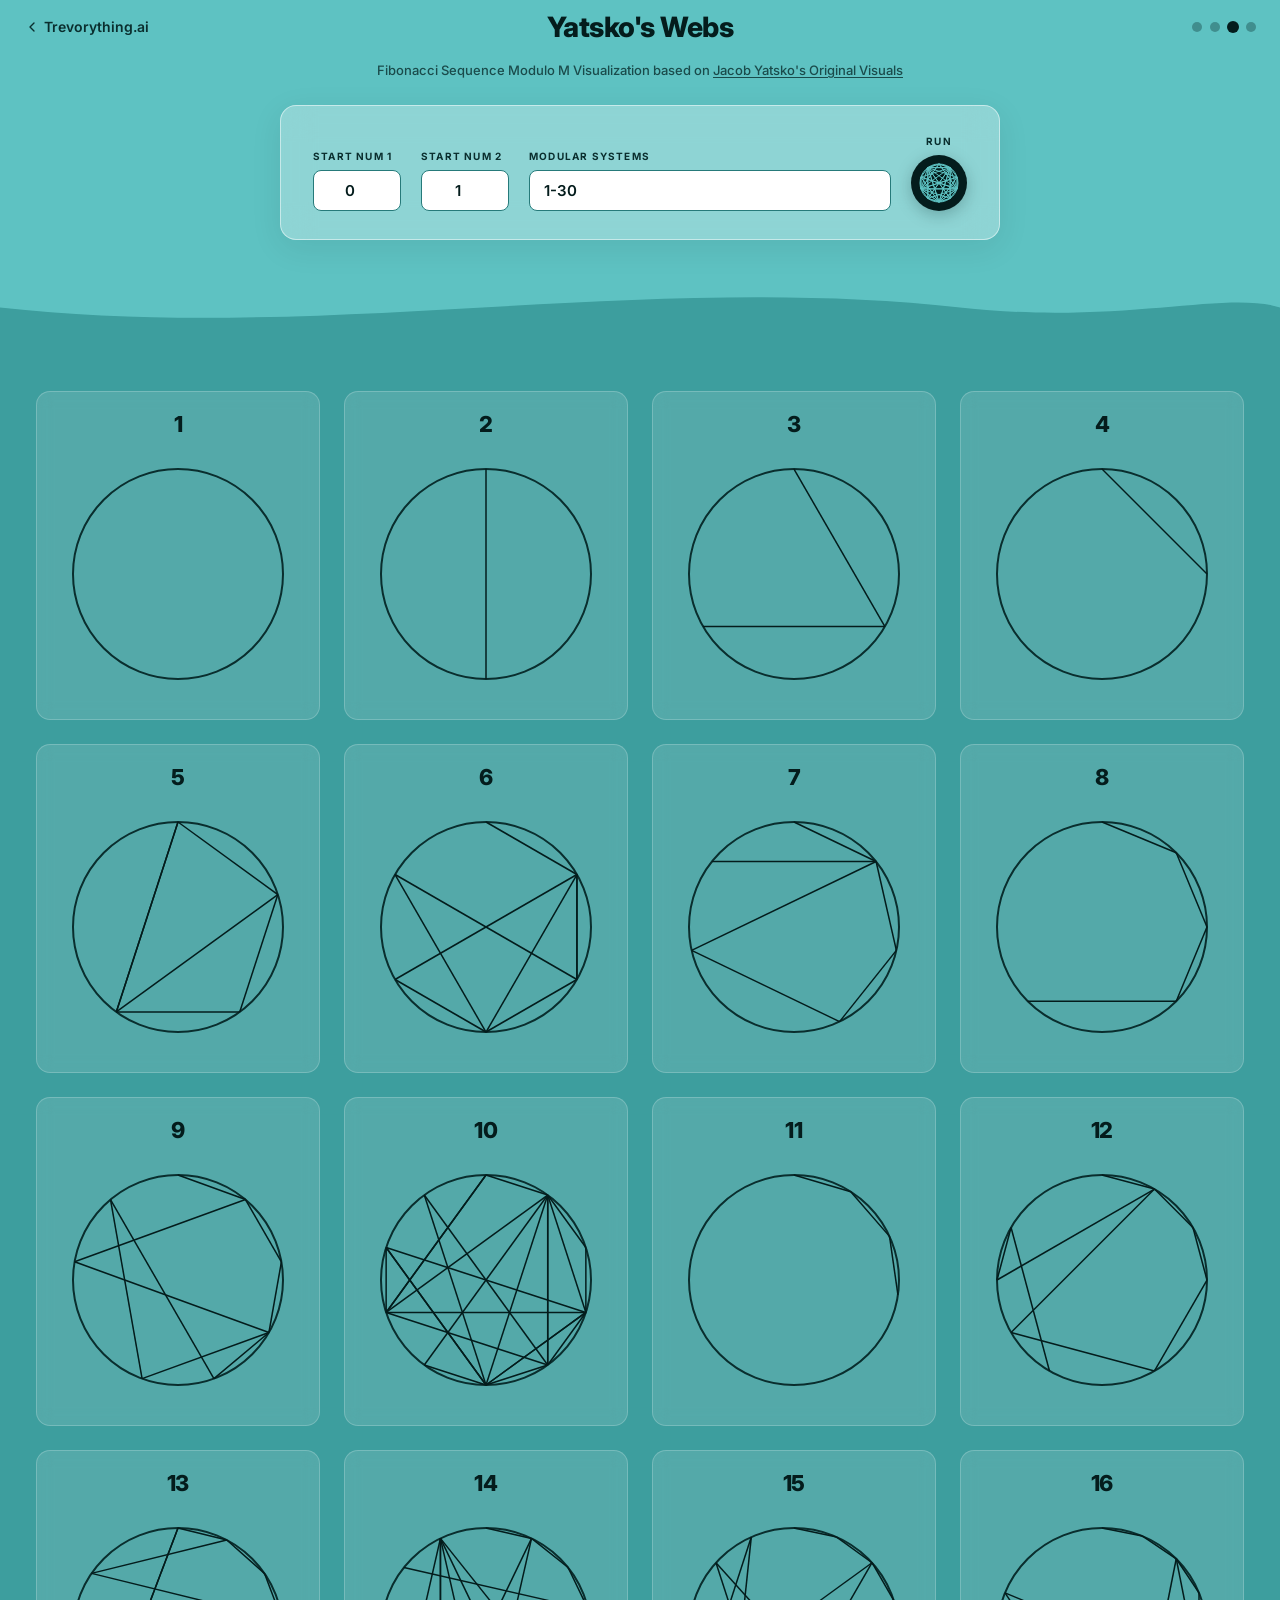
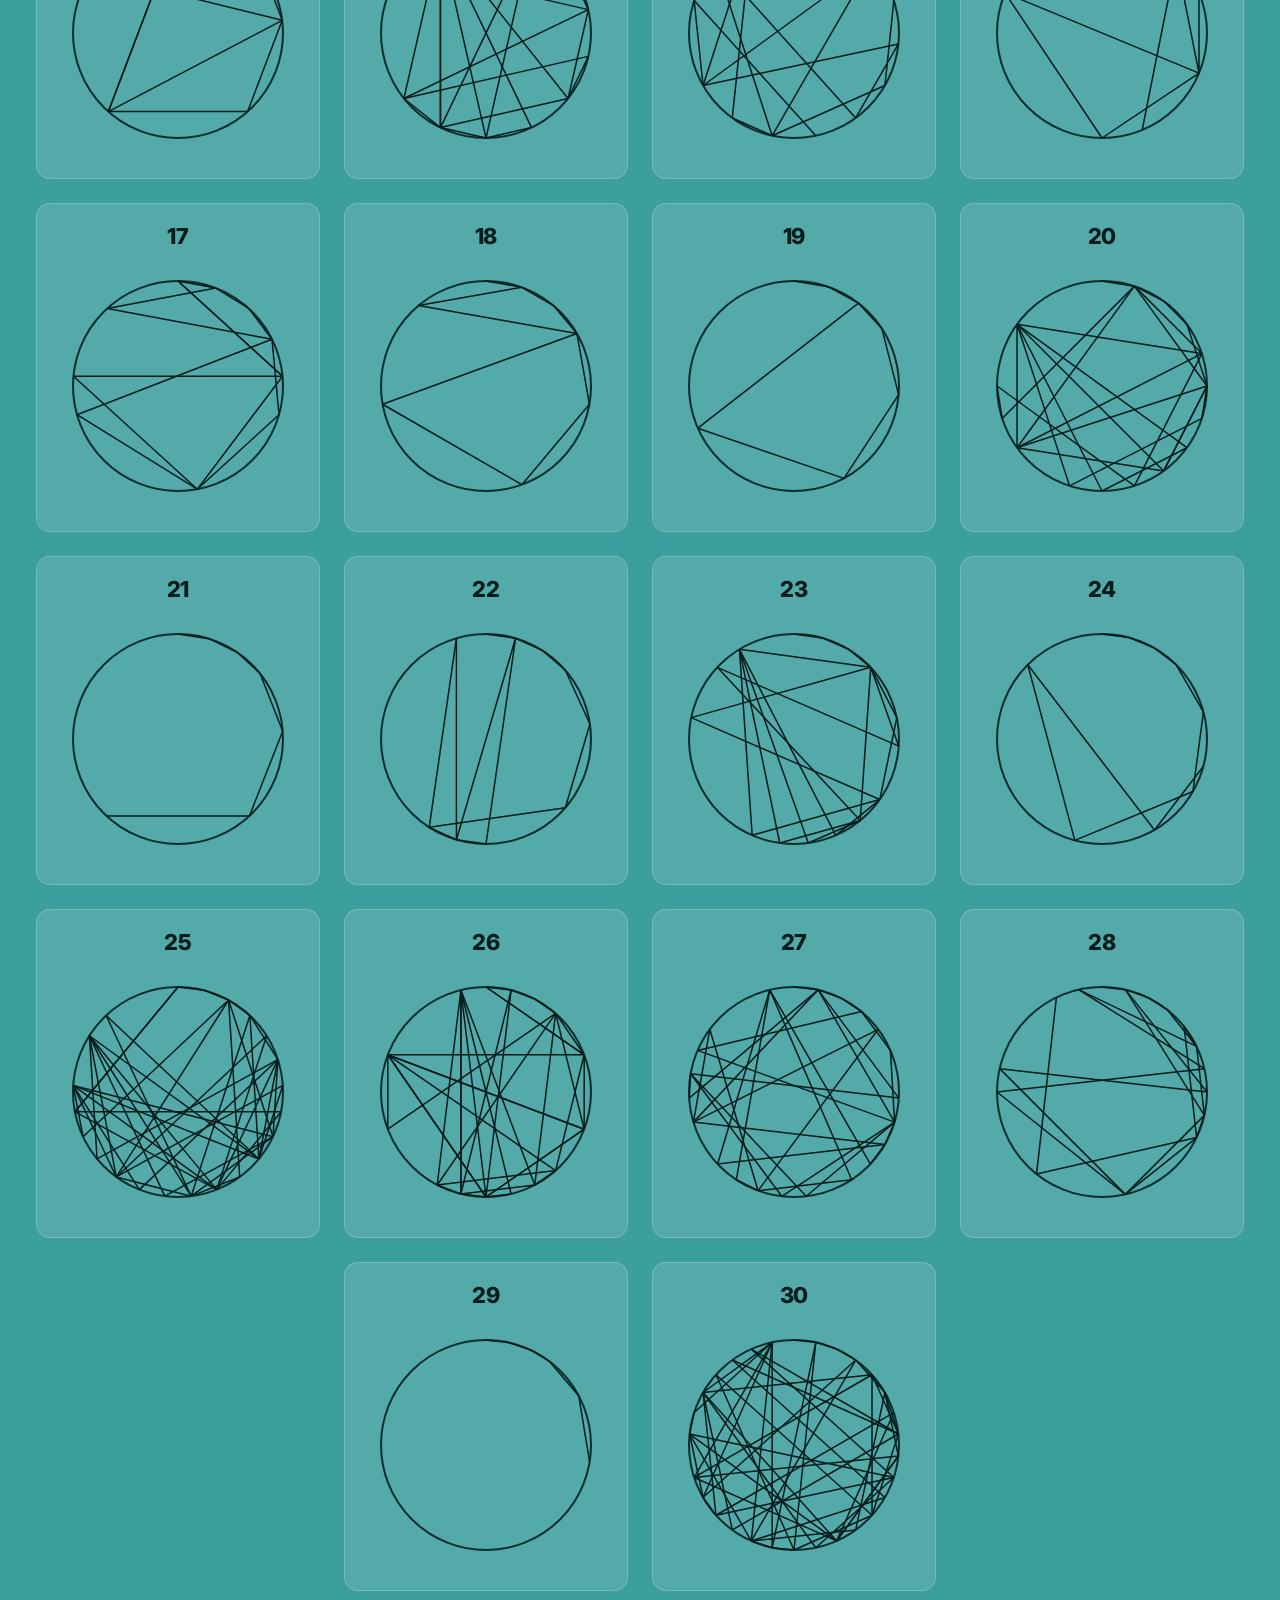
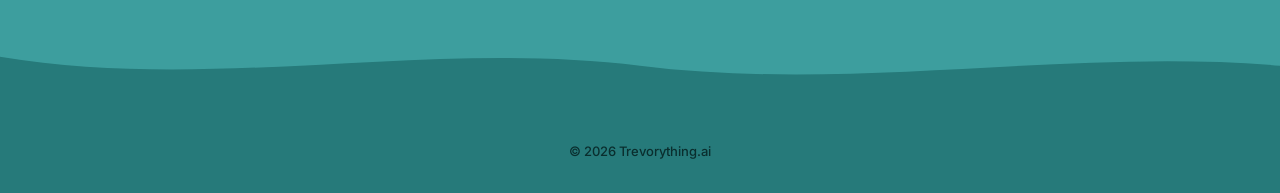
<file: Pisano Webs/index.html>
<!DOCTYPE html>
<html lang="en">
<head>
    <meta charset="UTF-8">
    <meta name="viewport" content="width=device-width, initial-scale=1.0">
    <title>Yatsko's Webs — Pisano Period Visualizer | Trevorything.ai</title>
    <meta name="description" content="Interactive Pisano Period web visualizer inspired by Jacob Yatsko. Explore Fibonacci sequence modulo patterns as beautiful geometric webs.">
    <link rel="preconnect" href="https://fonts.googleapis.com">
    <link rel="preconnect" href="https://fonts.gstatic.com" crossorigin>
    <link href="https://fonts.googleapis.com/css2?family=Inter:wght@400;500;600;700;800&display=swap" rel="stylesheet">
    <style>
        /* ===== Design Tokens ===== */
        :root {
            --darkest: #041c1c;
            --dark: #0a2e2e;
            --mid-dark: #0f4040;
            --teal: #1a5c5c;
            --mid: #267a7a;
            --mid-light: #3d9e9e;
            --light: #5ec2c2;
            --lighter: #8fd8d8;
            --lightest: #c2eded;
            --white: #f0fafa;
        }

        /* ===== Reset & Base ===== */
        *, *::before, *::after {
            margin: 0;
            padding: 0;
            box-sizing: border-box;
        }

        html {
            scroll-behavior: smooth;
        }

        body {
            font-family: 'Inter', sans-serif;
            background-color: var(--light);
            color: var(--darkest);
            min-height: 100vh;
            display: flex;
            flex-direction: column;
            align-items: center;
            line-height: 1.5;
            -webkit-font-smoothing: antialiased;
        }

        /* ===== Scrollbar ===== */
        ::-webkit-scrollbar {
            width: 8px;
            height: 8px;
        }
        ::-webkit-scrollbar-track {
            background: var(--lighter);
        }
        ::-webkit-scrollbar-thumb {
            background: var(--dark);
            border-radius: 4px;
        }
        ::-webkit-scrollbar-thumb:hover {
            background: var(--darkest);
        }

        /* ===== Navigation Header ===== */
        .site-nav {
            width: 100%;
            padding: 16px 24px;
            display: flex;
            align-items: center;
            justify-content: space-between;
            position: relative;
            z-index: 10;
        }

        .nav-back {
            text-decoration: none;
            color: var(--dark);
            font-weight: 600;
            font-size: 14px;
            display: flex;
            align-items: center;
            gap: 4px;
            transition: color 0.2s ease, transform 0.2s ease;
        }
        .nav-back:hover {
            color: var(--darkest);
            transform: translateX(-2px);
        }
        .nav-back svg {
            width: 16px;
            height: 16px;
            stroke: currentColor;
            fill: none;
            stroke-width: 2;
            stroke-linecap: round;
            stroke-linejoin: round;
        }

        .nav-title {
            position: absolute;
            left: 50%;
            transform: translateX(-50%);
            font-size: 28px;
            font-weight: 800;
            color: var(--darkest);
            letter-spacing: -0.5px;
        }

        .nav-dots {
            display: flex;
            gap: 8px;
            align-items: center;
        }
        .nav-dot {
            width: 10px;
            height: 10px;
            border-radius: 50%;
            background: var(--dark);
            opacity: 0.35;
            transition: opacity 0.25s ease, transform 0.25s ease;
            cursor: pointer;
            text-decoration: none;
            display: block;
        }
        .nav-dot:hover {
            opacity: 0.7;
            transform: scale(1.3);
        }
        .nav-dot.active {
            opacity: 1;
            background: var(--darkest);
            transform: scale(1.2);
        }
        .nav-dot-tooltip {
            position: relative;
        }
        .nav-dot-tooltip::after {
            content: attr(data-tooltip);
            position: absolute;
            bottom: -28px;
            left: 50%;
            transform: translateX(-50%);
            background: var(--darkest);
            color: var(--white);
            font-size: 10px;
            font-weight: 500;
            padding: 3px 8px;
            border-radius: 4px;
            white-space: nowrap;
            opacity: 0;
            pointer-events: none;
            transition: opacity 0.2s ease;
        }
        .nav-dot-tooltip:hover::after {
            opacity: 1;
        }

        /* ===== Subtitle ===== */
        .subtitle {
            text-align: center;
            margin: 8px 24px 24px;
            font-size: 13px;
            font-weight: 500;
            color: var(--dark);
            opacity: 0.8;
        }
        .subtitle a {
            color: var(--dark);
            text-decoration: underline;
            text-underline-offset: 2px;
            transition: color 0.2s;
        }
        .subtitle a:hover {
            color: var(--darkest);
        }

        /* ===== Controls Card ===== */
        .controls-card {
            background: rgba(255, 255, 255, 0.3);
            backdrop-filter: blur(16px);
            -webkit-backdrop-filter: blur(16px);
            border: 1px solid rgba(255, 255, 255, 0.5);
            border-radius: 16px;
            padding: 28px 32px;
            margin: 0 24px 32px;
            width: 100%;
            max-width: 720px;
            display: flex;
            flex-wrap: wrap;
            gap: 20px;
            align-items: flex-end;
            justify-content: center;
            box-shadow: 0 8px 32px rgba(4, 28, 28, 0.08);
            animation: fadeSlideUp 0.5s ease forwards;
        }

        @keyframes fadeSlideUp {
            from { opacity: 0; transform: translateY(12px); }
            to { opacity: 1; transform: translateY(0); }
        }

        .control-group {
            display: flex;
            flex-direction: column;
            gap: 6px;
        }

        .control-label {
            font-size: 10px;
            font-weight: 700;
            text-transform: uppercase;
            letter-spacing: 1.2px;
            color: var(--dark);
        }

        .control-input {
            background: #fff;
            color: var(--darkest);
            border: 1px solid var(--mid);
            border-radius: 8px;
            padding: 10px 14px;
            font-family: 'Inter', sans-serif;
            font-size: 15px;
            font-weight: 600;
            outline: none;
            transition: border-color 0.25s ease, box-shadow 0.25s ease;
        }
        .control-input:focus {
            border-color: var(--dark);
            box-shadow: 0 0 0 3px rgba(10, 46, 46, 0.15);
        }
        .control-input::placeholder {
            color: var(--mid);
            font-weight: 400;
        }

        .input-small {
            width: 88px;
            text-align: center;
        }

        .input-wide {
            width: 100%;
            min-width: 200px;
        }

        .control-group-grow {
            flex: 1;
            min-width: 180px;
        }

        /* ===== Run Button ===== */
        .run-btn-wrapper {
            display: flex;
            flex-direction: column;
            align-items: center;
            gap: 6px;
        }

        .run-btn {
            width: 56px;
            height: 56px;
            border-radius: 50%;
            background: var(--darkest);
            border: 2px solid transparent;
            cursor: pointer;
            display: flex;
            align-items: center;
            justify-content: center;
            overflow: hidden;
            box-shadow: 0 4px 16px rgba(4, 28, 28, 0.25);
            transition: transform 0.15s ease, box-shadow 0.15s ease;
        }
        .run-btn:hover {
            box-shadow: 0 6px 24px rgba(4, 28, 28, 0.35);
            transform: scale(1.05);
        }
        .run-btn:active {
            transform: scale(0.95);
        }

        /* ===== Wave Divider ===== */
        .wave-divider {
            width: 100%;
            overflow: hidden;
            line-height: 0;
        }
        .wave-divider svg {
            display: block;
            width: 100%;
            height: auto;
        }

        /* ===== Grid Container ===== */
        .grid-section {
            width: 100%;
            background: var(--mid-light);
            padding: 48px 24px;
        }

        .grid-container {
            width: 100%;
            max-width: 1400px;
            margin: 0 auto;
            display: flex;
            flex-wrap: wrap;
            justify-content: center;
            gap: 24px;
        }

        /* ===== Canvas Card ===== */
        .canvas-card {
            display: flex;
            flex-direction: column;
            align-items: center;
            background: rgba(255, 255, 255, 0.12);
            backdrop-filter: blur(8px);
            -webkit-backdrop-filter: blur(8px);
            border: 1px solid rgba(255, 255, 255, 0.2);
            border-radius: 14px;
            padding: 16px 16px 20px;
            transition: transform 0.25s ease, box-shadow 0.25s ease;
        }
        .canvas-card:hover {
            transform: translateY(-4px);
            box-shadow: 0 12px 32px rgba(4, 28, 28, 0.12);
        }

        .canvas-card-title {
            font-size: 22px;
            font-weight: 800;
            color: var(--darkest);
            margin-bottom: 8px;
            letter-spacing: -0.3px;
        }

        .canvas-card canvas {
            background: transparent;
            display: block;
        }

        /* ===== Wave Divider 2 ===== */
        .wave-divider-2 {
            width: 100%;
            overflow: hidden;
            line-height: 0;
            background: var(--mid-light);
        }
        .wave-divider-2 svg {
            display: block;
            width: 100%;
            height: auto;
        }

        /* ===== Footer ===== */
        .site-footer {
            width: 100%;
            background: var(--mid);
            text-align: center;
            padding: 32px 24px;
            color: var(--dark);
            font-size: 13px;
            font-weight: 500;
        }

        /* ===== Error message ===== */
        .error-msg {
            font-size: 18px;
            font-weight: 700;
            color: var(--darkest);
            text-align: center;
            padding: 40px 0;
        }

        /* ===== Responsive ===== */
        @media (max-width: 640px) {
            .nav-title {
                font-size: 20px;
            }
            .controls-card {
                padding: 20px 16px;
                gap: 14px;
            }
            .control-group-grow {
                min-width: 100%;
            }
            .grid-section {
                padding: 32px 12px;
            }
            .canvas-card {
                padding: 10px 10px 14px;
            }
        }
    </style>
</head>
<body>

    <!-- Navigation -->
    <nav class="site-nav">
        <a href="../index.html" class="nav-back">
            <svg viewBox="0 0 24 24"><polyline points="15 18 9 12 15 6"/></svg>
            Trevorything.ai
        </a>
        <span class="nav-title">Yatsko's Webs</span>
        <div class="nav-dots">
            <a href="../Sum Sequence Path/index.html" class="nav-dot nav-dot-tooltip" data-tooltip="Pisano Paths" title="Pisano Paths"></a>
            <a href="../Sum Sequence Matrix/index.html" class="nav-dot nav-dot-tooltip" data-tooltip="Modulo Matrix" title="Modulo Matrix"></a>
            <a href="index.html" class="nav-dot active nav-dot-tooltip" data-tooltip="Yatsko's Webs" title="Yatsko's Webs"></a>
            <a href="../howmanymoons/index.html" class="nav-dot nav-dot-tooltip" data-tooltip="How Many Moons" title="How Many Moons"></a>
        </div>
    </nav>

    <!-- Subtitle -->
    <p class="subtitle">
        Fibonacci Sequence Modulo M Visualization based on
        <a href="https://www.youtube.com/watch?v=o1eLKODSCqw" target="_blank" rel="noopener noreferrer">Jacob Yatsko's Original Visuals</a>
    </p>

    <!-- Controls -->
    <div class="controls-card">
        <div class="control-group">
            <label class="control-label" for="start1">Start Num 1</label>
            <input type="number" id="start1" value="0" class="control-input input-small">
        </div>
        <div class="control-group">
            <label class="control-label" for="start2">Start Num 2</label>
            <input type="number" id="start2" value="1" class="control-input input-small">
        </div>
        <div class="control-group control-group-grow">
            <label class="control-label" for="modList">Modular Systems</label>
            <input type="text" id="modList" value="1-30" class="control-input input-wide" placeholder="1, 2, 3… or 1-30">
        </div>
        <div class="run-btn-wrapper">
            <label class="control-label">Run</label>
            <button id="animBtn" onclick="initVisualization()" class="run-btn" title="Animate">
                <canvas id="btnCanvas" width="44" height="44"></canvas>
            </button>
        </div>
    </div>

    <!-- Wave: light → mid-light -->
    <div class="wave-divider">
        <svg viewBox="0 0 1440 80" preserveAspectRatio="none" xmlns="http://www.w3.org/2000/svg">
            <path d="M0,40 C360,80 720,0 1080,40 C1260,60 1380,20 1440,40 L1440,80 L0,80 Z" fill="#3d9e9e"/>
        </svg>
    </div>

    <!-- Grid Section -->
    <section class="grid-section">
        <div id="gridContainer" class="grid-container">
            <!-- Canvases injected by JS -->
        </div>
    </section>

    <!-- Wave: mid-light → mid -->
    <div class="wave-divider-2">
        <svg viewBox="0 0 1440 80" preserveAspectRatio="none" xmlns="http://www.w3.org/2000/svg">
            <path d="M0,20 C240,60 480,0 720,30 C960,60 1200,10 1440,30 L1440,80 L0,80 Z" fill="#267a7a"/>
        </svg>
    </div>

    <!-- Footer -->
    <footer class="site-footer">
        &copy; 2026 Trevorything.ai
    </footer>

    <script>
        // ===== Global Animation State =====
        let animationFrameId;
        const CANVAS_SIZE = 250;
        const PADDING = 20;
        const RADIUS = (CANVAS_SIZE - PADDING * 2) / 2;
        const CENTER = CANVAS_SIZE / 2;

        // Colors
        const LINE_COLOR = '#041c1c';
        const CIRCLE_COLOR = '#0a2e2e';
        const ICON_COLOR = '#5ec2c2';

        // Helper: Parse the input string (e.g., "1-10, 12, 15-20")
        function parseRange(input) {
            const result = new Set();
            const parts = input.split(',');

            parts.forEach(part => {
                const range = part.trim().split('-');
                if (range.length === 2) {
                    const start = parseInt(range[0]);
                    const end = parseInt(range[1]);
                    if (!isNaN(start) && !isNaN(end)) {
                        for (let i = Math.min(start, end); i <= Math.max(start, end); i++) {
                            result.add(i);
                        }
                    }
                } else {
                    const num = parseInt(part);
                    if (!isNaN(num)) result.add(num);
                }
            });
            return Array.from(result).filter(n => n > 0).sort((a, b) => a - b);
        }

        // Helper: Generate Pisano Period Sequence
        function getPisanoSequence(n1, n2, m) {
            if (m === 1) return [0];

            let seq = [n1 % m, n2 % m];
            const MAX_LEN = 5000;

            while (true) {
                let next = (seq[seq.length - 1] + seq[seq.length - 2]) % m;

                // Check for cycle start (n1, n2)
                if (next === (n2 % m) && seq[seq.length - 1] === (n1 % m)) {
                    seq.pop();
                    break;
                }
                seq.push(next);
                if (seq.length > MAX_LEN) break;
            }
            return seq;
        }

        // Helper: Draw a single line between two values on a circle
        function drawLine(ctx, m, val1, val2, radius, center, color = LINE_COLOR, width = 1.5) {
            const angle1 = (Math.PI * 2 * val1) / m - Math.PI / 2;
            const x1 = center + radius * Math.cos(angle1);
            const y1 = center + radius * Math.sin(angle1);

            const angle2 = (Math.PI * 2 * val2) / m - Math.PI / 2;
            const x2 = center + radius * Math.cos(angle2);
            const y2 = center + radius * Math.sin(angle2);

            ctx.beginPath();
            ctx.moveTo(x1, y1);
            ctx.lineTo(x2, y2);
            ctx.strokeStyle = color;
            ctx.lineWidth = width;
            ctx.stroke();
        }

        // Draw static pattern on the button
        function drawButtonIcon() {
            const canvas = document.getElementById('btnCanvas');
            const ctx = canvas.getContext('2d');
            const m = 10;
            const seq = getPisanoSequence(0, 1, m);
            const r = 19;
            const c = 22;

            ctx.clearRect(0, 0, 44, 44);

            // Draw lines in icon color
            for (let i = 0; i < seq.length; i++) {
                const startVal = seq[i];
                const endVal = seq[(i + 1) % seq.length];
                drawLine(ctx, m, startVal, endVal, r, c, ICON_COLOR, 1);
            }

            // Circle border
            ctx.beginPath();
            ctx.arc(c, c, r, 0, Math.PI * 2);
            ctx.strokeStyle = ICON_COLOR;
            ctx.lineWidth = 1;
            ctx.stroke();
        }

        // Initialize the visualization
        function initVisualization() {
            // Stop previous animation
            if (animationFrameId) cancelAnimationFrame(animationFrameId);

            const grid = document.getElementById('gridContainer');
            grid.innerHTML = '';

            const start1 = parseInt(document.getElementById('start1').value) || 0;
            const start2 = parseInt(document.getElementById('start2').value) || 1;
            const modString = document.getElementById('modList').value;
            const moduli = parseRange(modString);

            if (moduli.length === 0) {
                grid.innerHTML = '<p class="error-msg">Please enter valid modular systems.</p>';
                return;
            }

            // Create data objects for animation
            const systems = moduli.map(m => {
                const seq = getPisanoSequence(start1, start2, m);

                const card = document.createElement('div');
                card.className = 'canvas-card';

                const title = document.createElement('h3');
                title.className = 'canvas-card-title';
                title.innerText = m;
                card.appendChild(title);

                const canvas = document.createElement('canvas');
                canvas.width = CANVAS_SIZE;
                canvas.height = CANVAS_SIZE;
                card.appendChild(canvas);

                grid.appendChild(card);

                return {
                    m: m,
                    seq: seq,
                    ctx: canvas.getContext('2d'),
                    canvas: canvas,
                    currentIndex: 0,
                    lastDrawTime: 0,
                    startTime: null
                };
            });

            // Draw initial circles
            systems.forEach(sys => {
                const ctx = sys.ctx;
                ctx.beginPath();
                ctx.arc(CENTER, CENTER, RADIUS, 0, Math.PI * 2);
                ctx.lineWidth = 2;
                ctx.strokeStyle = CIRCLE_COLOR;
                ctx.stroke();
            });

            // Animation Loop - Time Based (3 seconds duration)
            const TARGET_DURATION = 3000;

            function animate(timestamp) {
                let active = false;

                systems.forEach(sys => {
                    const { ctx, seq, m } = sys;

                    if (sys.startTime === null) sys.startTime = timestamp;

                    const elapsed = timestamp - sys.startTime;
                    const progress = Math.min(elapsed / TARGET_DURATION, 1);
                    const targetIndex = Math.floor(progress * seq.length);

                    if (sys.currentIndex < targetIndex && sys.currentIndex < seq.length) {
                        active = true;
                        while (sys.currentIndex < targetIndex && sys.currentIndex < seq.length) {
                            const startVal = seq[sys.currentIndex];
                            const endVal = seq[(sys.currentIndex + 1) % seq.length];
                            drawLine(ctx, m, startVal, endVal, RADIUS, CENTER);
                            sys.currentIndex++;
                        }
                    } else if (sys.currentIndex < seq.length) {
                        active = true;
                    }
                });

                if (active) {
                    animationFrameId = requestAnimationFrame(animate);
                }
            }

            requestAnimationFrame(animate);
        }

        // Run on load
        window.onload = function() {
            drawButtonIcon();
            initVisualization();
        };
    </script>
</body>
</html>
</file>
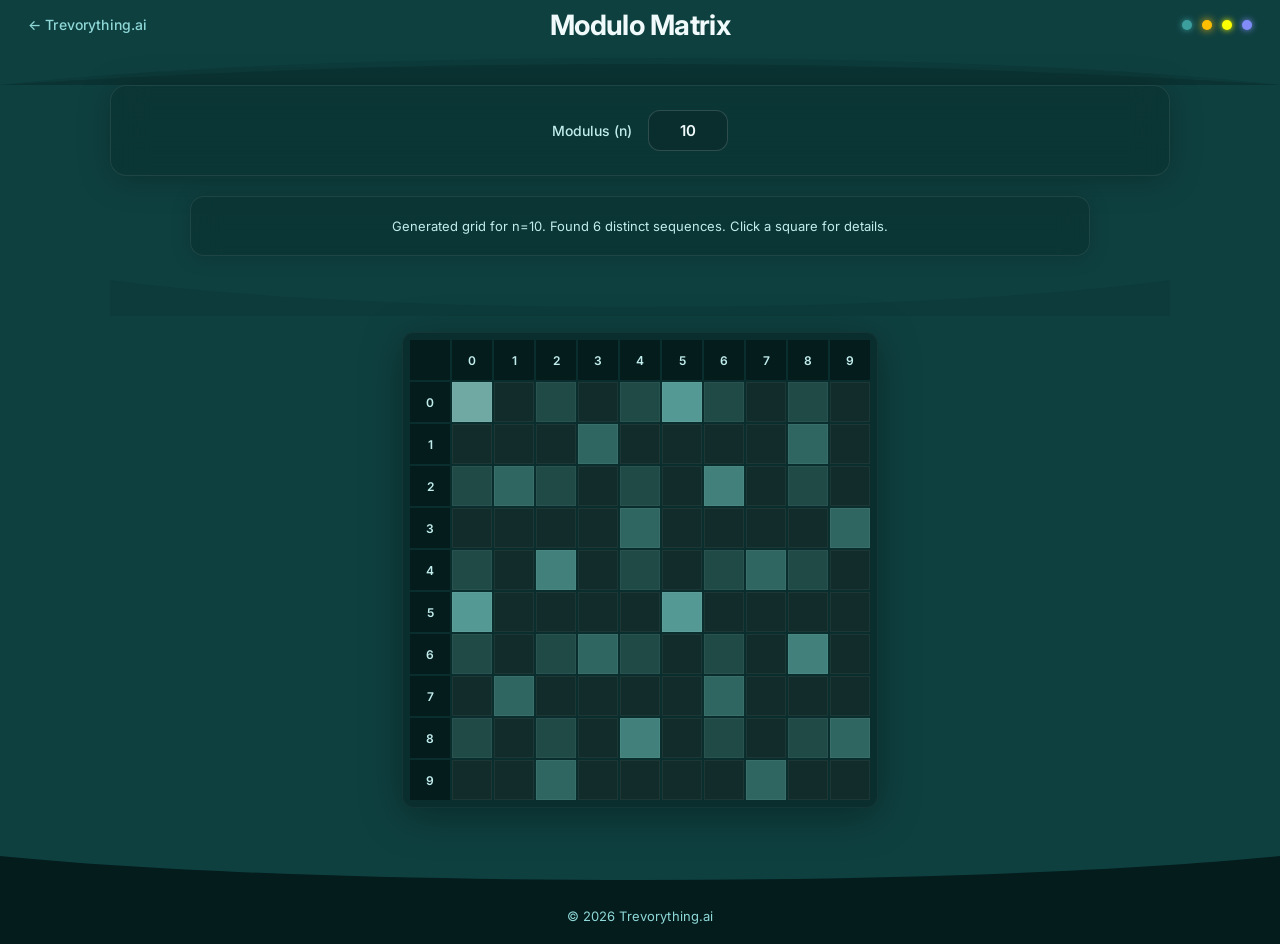
<file: Sum Sequence Matrix/index.html>
<!DOCTYPE html>
<html lang="en">
<head>
    <meta charset="UTF-8">
    <meta name="viewport" content="width=device-width, initial-scale=1.0">
    <title>Modulo Matrix – Trevorything.ai</title>
    <meta name="description" content="Explore modular arithmetic visually with the Modulo Matrix. Click cells to reveal sum sequences and cyclic patterns.">
    <link rel="preconnect" href="https://fonts.googleapis.com">
    <link rel="preconnect" href="https://fonts.gstatic.com" crossorigin>
    <link href="https://fonts.googleapis.com/css2?family=Inter:wght@400;500;600;700&display=swap" rel="stylesheet">
    <style>
        /* ─── Design Tokens ─── */
        :root {
            --darkest: #041c1c;
            --dark: #0a2e2e;
            --mid-dark: #0f4040;
            --teal: #1a5c5c;
            --mid: #267a7a;
            --mid-light: #3d9e9e;
            --light: #5ec2c2;
            --lighter: #8fd8d8;
            --lightest: #c2eded;
            --white: #f0fafa;
            --amber: #FFBF00;
            --error: #f87171;
        }

        /* ─── Reset & Base ─── */
        *, *::before, *::after { box-sizing: border-box; margin: 0; padding: 0; }

        body {
            font-family: 'Inter', sans-serif;
            background-color: var(--mid-dark);
            color: var(--white);
            min-height: 100vh;
            display: flex;
            flex-direction: column;
            -webkit-font-smoothing: antialiased;
        }

        a { text-decoration: none; color: inherit; }

        /* ─── Header / Nav ─── */
        .site-header {
            display: flex;
            align-items: center;
            justify-content: space-between;
            padding: 16px 28px;
            position: relative;
            z-index: 50;
        }

        .back-link {
            color: var(--lighter);
            font-size: 14px;
            font-weight: 500;
            letter-spacing: 0.01em;
            transition: color 0.2s;
            white-space: nowrap;
        }
        .back-link:hover { color: var(--white); }

        .page-title {
            position: absolute;
            left: 50%;
            transform: translateX(-50%);
            font-size: 28px;
            font-weight: 700;
            color: var(--white);
            letter-spacing: -0.02em;
            white-space: nowrap;
        }

        .dot-nav {
            display: flex;
            gap: 10px;
            align-items: center;
        }
        .dot-nav a {
            width: 10px;
            height: 10px;
            border-radius: 50%;
            display: block;
            transition: transform 0.2s, box-shadow 0.2s;
            position: relative;
        }
        .dot-nav a:hover {
            transform: scale(1.35);
        }
        .dot-nav a::after {
            content: attr(aria-label);
            position: absolute;
            bottom: calc(100% + 8px);
            left: 50%;
            transform: translateX(-50%);
            background: var(--darkest);
            color: var(--lightest);
            font-size: 11px;
            font-weight: 500;
            padding: 4px 10px;
            border-radius: 6px;
            white-space: nowrap;
            opacity: 0;
            pointer-events: none;
            transition: opacity 0.18s;
        }
        .dot-nav a:hover::after { opacity: 1; }

        .dot-pisano   { background: var(--mid-light); box-shadow: 0 0 6px var(--mid-light); }
        .dot-matrix    { background: var(--amber); box-shadow: 0 0 8px var(--amber); }
        .dot-webs      { background: #FEFF00; box-shadow: 0 0 6px #FEFF00; }
        .dot-moons     { background: #818cf8; box-shadow: 0 0 6px #818cf8; }

        /* ─── Wave Divider ─── */
        .wave-divider {
            width: 100%;
            overflow: hidden;
            line-height: 0;
        }
        .wave-divider svg {
            display: block;
            width: 100%;
            height: 36px;
        }

        /* ─── Main Content ─── */
        .main-content {
            flex: 1;
            width: 100%;
            max-width: 1100px;
            margin: 0 auto;
            padding: 0 20px 48px;
        }

        /* ─── Controls Card (glassmorphic) ─── */
        .controls-card {
            background: rgba(10, 46, 46, 0.55);
            backdrop-filter: blur(16px);
            -webkit-backdrop-filter: blur(16px);
            border: 1px solid rgba(255, 255, 255, 0.08);
            border-radius: 16px;
            padding: 24px 32px;
            display: flex;
            flex-wrap: wrap;
            align-items: center;
            justify-content: center;
            gap: 16px;
            margin-bottom: 20px;
            box-shadow: 0 4px 32px rgba(0,0,0,0.25);
        }

        .controls-card label {
            font-size: 14px;
            font-weight: 500;
            color: var(--lightest);
        }

        .controls-card input[type="number"] {
            width: 80px;
            text-align: center;
            padding: 10px 14px;
            font-size: 15px;
            font-family: 'Inter', sans-serif;
            font-weight: 600;
            color: var(--white);
            background: var(--dark);
            border: 1px solid rgba(255, 255, 255, 0.15);
            border-radius: 12px;
            outline: none;
            transition: border-color 0.2s, box-shadow 0.2s;
            appearance: textfield;
            -moz-appearance: textfield;
        }
        .controls-card input[type="number"]::-webkit-inner-spin-button,
        .controls-card input[type="number"]::-webkit-outer-spin-button {
            -webkit-appearance: none;
            margin: 0;
        }
        .controls-card input[type="number"]:focus {
            border-color: var(--mid-light);
            box-shadow: 0 0 0 3px rgba(61, 158, 158, 0.35);
        }

        /* ─── Sequence Details (glassmorphic) ─── */
        #sequenceDetails {
            min-height: 4.5em;
            background: rgba(10, 46, 46, 0.55);
            backdrop-filter: blur(14px);
            -webkit-backdrop-filter: blur(14px);
            border: 1px solid rgba(255, 255, 255, 0.08);
            border-radius: 14px;
            padding: 18px 24px;
            margin-bottom: 24px;
            text-align: center;
            font-size: 13px;
            line-height: 1.7;
            color: var(--lightest);
            word-break: break-all;
            box-shadow: 0 2px 20px rgba(0,0,0,0.18);
            max-width: 900px;
            margin-left: auto;
            margin-right: auto;
        }

        .highlight-text {
            color: var(--lighter);
            font-weight: 600;
        }

        .arrow-sep {
            color: var(--teal);
        }

        .error-text {
            color: var(--error);
            font-weight: 600;
        }

        .restore-note {
            color: var(--mid);
            font-style: italic;
        }

        /* ─── Grid Container ─── */
        .grid-wrapper {
            display: flex;
            justify-content: center;
        }

        #gridContainer {
            display: grid;
            gap: 2px;
            background-color: var(--dark);
            padding: 8px;
            border-radius: 12px;
            overflow: auto;
            max-width: 90vw;
            max-height: 75vh;
            margin: auto;
            box-shadow: 0 8px 40px rgba(0,0,0,0.35), inset 0 0 0 1px rgba(255,255,255,0.04);
        }

        /* ─── Grid Cells ─── */
        .grid-cell {
            display: flex;
            align-items: center;
            justify-content: center;
            font-size: 11px;
            aspect-ratio: 1 / 1;
            cursor: pointer;
            position: relative;
            overflow: hidden;
            border: 1px solid rgba(255, 255, 255, 0.05);
            transition: background-color 0.2s ease-in-out, transform 0.15s ease-in-out, box-shadow 0.15s ease-in-out;
        }

        .grid-cell:hover {
            outline: 2px solid var(--mid-light);
            outline-offset: 1px;
            transform: scale(1.12);
            z-index: 10;
            box-shadow: 0 0 12px rgba(61, 158, 158, 0.4);
        }

        .highlight-sequence {
            box-shadow: inset 0 0 0 2px var(--amber);
        }

        /* ─── Labels ─── */
        .label {
            display: flex;
            align-items: center;
            justify-content: center;
            font-weight: 600;
            font-size: 12px;
            min-width: 2.5rem;
            min-height: 2.5rem;
            padding: 4px;
            background-color: var(--darkest);
            color: var(--lightest);
            user-select: none;
        }

        .highlight-label {
            background-color: var(--teal);
            color: var(--white);
            font-weight: 700;
        }

        /* ─── Wave Divider (Footer) ─── */
        .wave-divider-footer {
            width: 100%;
            overflow: hidden;
            line-height: 0;
            margin-top: auto;
        }
        .wave-divider-footer svg {
            display: block;
            width: 100%;
            height: 32px;
        }

        /* ─── Footer ─── */
        .site-footer {
            text-align: center;
            padding: 20px 16px;
            font-size: 13px;
            color: var(--lighter);
            background: var(--darkest);
            letter-spacing: 0.01em;
        }

        /* ─── Responsive ─── */
        @media (max-width: 600px) {
            .page-title {
                font-size: 20px;
            }
            .site-header {
                padding: 12px 16px;
            }
            .controls-card {
                padding: 18px 20px;
            }
            #sequenceDetails {
                font-size: 12px;
                padding: 14px 16px;
            }
        }
    </style>
</head>
<body>

    <!-- ── Header ── -->
    <header class="site-header">
        <a href="../index.html" class="back-link">← Trevorything.ai</a>
        <h1 class="page-title">Modulo Matrix</h1>
        <nav class="dot-nav" aria-label="Tool navigation">
            <a href="../Sum Sequence Path/index.html" class="dot-pisano" aria-label="Pisano Paths"></a>
            <a href="index.html" class="dot-matrix" aria-label="Modulo Matrix"></a>
            <a href="../Pisano Webs/index.html" class="dot-webs" aria-label="Yatsko's Webs"></a>
            <a href="../howmanymoons/index.html" class="dot-moons" aria-label="How Many Moons"></a>
        </nav>
    </header>

    <!-- ── Wave ── -->
    <div class="wave-divider">
        <svg viewBox="0 0 1200 36" preserveAspectRatio="none" xmlns="http://www.w3.org/2000/svg">
            <path d="M0 36 C300 0 900 0 1200 36 L1200 36 L0 36Z" fill="var(--dark)" opacity="0.35"/>
            <path d="M0 36 C400 8 800 8 1200 36 L1200 36 L0 36Z" fill="var(--dark)" opacity="0.55"/>
        </svg>
    </div>

    <!-- ── Main ── -->
    <main class="main-content">

        <!-- Controls -->
        <div class="controls-card">
            <label for="modulusInput">Modulus (n)</label>
            <input type="number" id="modulusInput" min="2" max="50" value="10">
        </div>

        <!-- Sequence Details -->
        <div id="sequenceDetails">
            Enter a modulus (2–50). Grid will generate automatically. Click a square for details.
        </div>

        <!-- Wave between controls and grid -->
        <div class="wave-divider" style="margin-bottom:16px;">
            <svg viewBox="0 0 1200 28" preserveAspectRatio="none" xmlns="http://www.w3.org/2000/svg">
                <path d="M0 0 C300 28 900 28 1200 0 L1200 28 L0 28Z" fill="var(--dark)" opacity="0.3"/>
            </svg>
        </div>

        <!-- Grid -->
        <div class="grid-wrapper">
            <div id="gridContainer"></div>
        </div>

    </main>

    <!-- ── Wave Footer ── -->
    <div class="wave-divider-footer">
        <svg viewBox="0 0 1200 32" preserveAspectRatio="none" xmlns="http://www.w3.org/2000/svg">
            <path d="M0 0 C300 32 900 32 1200 0 L1200 32 L0 32Z" fill="var(--darkest)"/>
        </svg>
    </div>

    <!-- ── Footer ── -->
    <footer class="site-footer">
        <p>&copy; 2026 Trevorything.ai</p>
    </footer>

    <!-- ═══════════════════════════════════════════ -->
    <!--  JavaScript — All logic preserved intact    -->
    <!-- ═══════════════════════════════════════════ -->
    <script>
        // DOM Elements
        const modulusInput = document.getElementById('modulusInput');
        const gridContainer = document.getElementById('gridContainer');
        const sequenceDetails = document.getElementById('sequenceDetails');

        // Global state
        let sequences = [];
        let cellInfo = new Map(); // Stores { sequenceIndex, color } for each "row,col"
        let cellElements = new Map(); // Stores DOM element for each "row,col"
        let currentModulus = 0;
        let colLabels = [];
        let rowLabels = [];
        let debounceTimer;
        let highlightedSequenceIndex = null; // Track the currently highlighted sequence index
        let selectedPair = null; // Track the coordinates [row, col] of the selected cell

        // --- Debounce Function ---
        function debounce(func, delay) {
            return function(...args) {
                clearTimeout(debounceTimer);
                debounceTimer = setTimeout(() => {
                    func.apply(this, args);
                }, delay);
            };
        }

        // --- Grid Generation Logic ---
        function generateGrid() {
            clearTimeout(debounceTimer);
            const previousSelectedPair = selectedPair;
            selectedPair = null;
            highlightedSequenceIndex = null;

            const n = parseInt(modulusInput.value);
            if (isNaN(n) || n < 2 || n > 50) {
                sequenceDetails.innerHTML = `<strong class="error-text">Error:</strong> Please enter a valid modulus (n) between 2 and 50.`;
                gridContainer.innerHTML = '';
                sequences = []; cellInfo.clear(); cellElements.clear(); currentModulus = 0;
                return;
            }

            // Prevent unnecessary regeneration
            if (n === currentModulus && sequences.length > 0) {
                selectedPair = previousSelectedPair; // Restore selection state
                if(selectedPair) {
                    const pairStr = `${selectedPair[0]},${selectedPair[1]}`;
                    const info = cellInfo.get(pairStr);
                    if(info) highlightedSequenceIndex = info.sequenceIndex;
                }
                sequenceDetails.textContent = `Grid for n=${n} already shown. Click a square for details.`;
                // Restore highlight and details if a pair was selected
                if(selectedPair && highlightedSequenceIndex !== null) {
                     handleSquareClick(selectedPair[0], selectedPair[1], highlightedSequenceIndex);
                }
                return;
            }

            currentModulus = n;
            gridContainer.innerHTML = '';
            sequenceDetails.textContent = 'Generating... Please wait.';
            sequences = []; cellInfo.clear(); cellElements.clear(); colLabels = []; rowLabels = [];
            const visited = new Set();

            // --- Find all sequences/cycles ---
            let tempCellInfo = new Map();
            let sequenceIndex = 0;
            for (let startRow = 0; startRow < n; startRow++) {
                for (let startCol = 0; startCol < n; startCol++) {
                    const startPairStr = `${startRow},${startCol}`;
                    if (!visited.has(startPairStr)) {
                        const currentSequence = [];
                        let currentRow = startRow; let currentCol = startCol;
                        let currentPairStr = `${currentRow},${currentCol}`;
                        while (!visited.has(currentPairStr)) {
                            visited.add(currentPairStr);
                            currentSequence.push([currentRow, currentCol]);
                            tempCellInfo.set(currentPairStr, { sequenceIndex });
                            const nextRow = currentCol;
                            const nextCol = (currentRow + currentCol) % n;
                            currentRow = nextRow; currentCol = nextCol;
                            currentPairStr = `${currentRow},${currentCol}`;
                        }
                        sequences.push(currentSequence);
                        sequenceIndex++;
                    }
                }
            }

            // --- Calculate Colors Based on Sequence Rank ---
            const numSequences = sequences.length;
            if (numSequences > 0) {
                const sequenceInfo = sequences.map((seq, index) => ({ index, length: seq.length }));
                sequenceInfo.sort((a, b) => {
                    if (b.length !== a.length) return b.length - a.length;
                    return a.index - b.index;
                });
                // Teal-based gradient: dark teal → medium teal
                const startH = 175, startS = 45, startL = 12; // Very dark teal for longest
                const endH = 175, endS = 25, endL = 55;       // Medium teal for shortest
                const deltaH = endH - startH; const deltaS = endS - startS; const deltaL = endL - startL;
                const steps = numSequences > 1 ? numSequences - 1 : 1;
                const stepH = deltaH / steps; const stepS = deltaS / steps; const stepL = deltaL / steps;

                sequenceInfo.forEach((info, rank) => {
                    const originalIndex = info.index; const sequence = sequences[originalIndex];
                    let color;
                    if (numSequences === 1) { color = 'hsl(175, 30%, 32%)'; } // Mid-teal for single sequence
                    else {
                        const H = startH + rank * stepH;
                        const S = Math.max(0, Math.min(100, startS + rank * stepS));
                        const L = Math.max(0, Math.min(100, startL + rank * stepL));
                        const finalH = (H % 360 + 360) % 360;
                        color = `hsl(${finalH}, ${S}%, ${L}%)`;
                    }
                    sequence.forEach(pair => {
                        const pairStr = `${pair[0]},${pair[1]}`;
                        cellInfo.set(pairStr, { sequenceIndex: originalIndex, color: color });
                    });
                });
            }

            // --- Create Grid Structure with Labels ---
            gridContainer.style.gridTemplateColumns = `auto repeat(${n}, minmax(25px, 1fr))`;
            gridContainer.style.gridTemplateRows = `auto repeat(${n}, minmax(25px, 1fr))`;
            const corner = document.createElement('div'); corner.className = 'label'; gridContainer.appendChild(corner);
            for (let j = 0; j < n; j++) { /* Add col labels */
                const label = document.createElement('div'); label.className = 'label col-label'; label.textContent = j; label.dataset.colIndex = j;
                gridContainer.appendChild(label); colLabels.push(label);
            }
            for (let i = 0; i < n; i++) { /* Add row labels and cells */
                const rowLabel = document.createElement('div'); rowLabel.className = 'label row-label'; rowLabel.textContent = i; rowLabel.dataset.rowIndex = i;
                gridContainer.appendChild(rowLabel); rowLabels.push(rowLabel);
                for (let j = 0; j < n; j++) {
                    const cell = document.createElement('div'); cell.className = 'grid-cell'; cell.dataset.row = i; cell.dataset.col = j;
                    const pairStr = `${i},${j}`; const info = cellInfo.get(pairStr);
                    cellElements.set(pairStr, cell); // Store cell element
                    if (info && info.color) {
                        cell.style.backgroundColor = info.color;
                        cell.style.borderColor = 'rgba(255,255,255,0.05)';
                        const sequence = sequences[info.sequenceIndex];
                        cell.title = `Pair: (${i}, ${j})\nSequence Index: ${info.sequenceIndex}\nLength: ${sequence.length}`;
                        cell.addEventListener('click', () => handleSquareClick(i, j, info.sequenceIndex));
                    } else { /* Error case */
                        cell.style.backgroundColor = 'hsl(175, 20%, 15%)'; cell.title = `Pair: (${i}, ${j}) - Error: No sequence info`;
                        console.error(`Cell (${i}, ${j}) missing info or color.`);
                    }
                    gridContainer.appendChild(cell);
                }
            }

            sequenceDetails.textContent = `Generated grid for n=${n}. Found ${numSequences} distinct sequences. Click a square for details.`;

            // --- Attempt to restore selection ---
            if (previousSelectedPair) {
                const [prevRow, prevCol] = previousSelectedPair;
                if (prevRow < n && prevCol < n) { // Check bounds
                    const pairStr = `${prevRow},${prevCol}`; const newInfo = cellInfo.get(pairStr);
                    if (newInfo) { // Check if pair exists in new sequences
                        handleSquareClick(prevRow, prevCol, newInfo.sequenceIndex); // Simulate click
                        sequenceDetails.innerHTML += `<br/><em class='restore-note'>(Previous selection at (${prevRow}, ${prevCol}) restored)</em>`;
                    } else { sequenceDetails.innerHTML += `<br/><em class='restore-note'>(Previous selection (${prevRow}, ${prevCol}) not found in new grid sequences)</em>`; }
                } else { sequenceDetails.innerHTML += `<br/><em class='restore-note'>(Previous selection (${prevRow}, ${prevCol}) out of bounds for n=${n})</em>`; }
            }
        }

        // --- Interaction Logic ---

        function removeSequenceHighlight() {
            if (highlightedSequenceIndex === null || highlightedSequenceIndex >= sequences.length) return;
            const sequenceToClear = sequences[highlightedSequenceIndex];
             if (!sequenceToClear) { highlightedSequenceIndex = null; selectedPair = null; return; }
            sequenceToClear.forEach(pair => {
                const pairStr = `${pair[0]},${pair[1]}`; const cellElement = cellElements.get(pairStr); const originalInfo = cellInfo.get(pairStr);
                if (cellElement && originalInfo) {
                    cellElement.style.backgroundColor = originalInfo.color;
                    cellElement.style.boxShadow = ''; // Remove highlight shadow
                    cellElement.classList.remove('highlight-sequence'); // Remove class if used
                }
            });
            highlightedSequenceIndex = null; selectedPair = null;
        }

        function applySequenceHighlight(sequenceIndex, row, col) {
             if (sequenceIndex === null || sequenceIndex >= sequences.length) return;
             const sequenceToHighlight = sequences[sequenceIndex];
             if (!sequenceToHighlight) return;
            const highlightColorStyle = '#FFBF00'; // Amber/Gold highlight color
            sequenceToHighlight.forEach(pair => {
                const pairStr = `${pair[0]},${pair[1]}`; const cellElement = cellElements.get(pairStr);
                if (cellElement) {
                     // Keep background color for the highlighted sequence
                    cellElement.style.backgroundColor = highlightColorStyle;
                    // Add border/shadow effect using class defined in CSS
                    cellElement.classList.add('highlight-sequence');
                }
            });
            highlightedSequenceIndex = sequenceIndex; selectedPair = [row, col];
        }

        function handleSquareClick(row, col, sequenceIndex) {
             if (sequenceIndex === undefined || sequenceIndex >= sequences.length) {
                 console.error("Invalid sequence index on click:", sequenceIndex);
                 sequenceDetails.innerHTML = `<strong class="error-text">Error:</strong> Error retrieving sequence for square (${row}, ${col}).`;
                 return;
             }
             const previouslyHighlightedIndex = highlightedSequenceIndex;
             const wasSameCellClicked = selectedPair && selectedPair[0] === row && selectedPair[1] === col;

             removeSequenceHighlight(); // Clear previous highlight and selectedPair state

             // Apply highlight only if clicking a *different* sequence or re-clicking the same cell to toggle back on
             if (previouslyHighlightedIndex !== sequenceIndex || !wasSameCellClicked || previouslyHighlightedIndex === null) {
                  applySequenceHighlight(sequenceIndex, row, col); // This sets highlightedSequenceIndex and selectedPair
             }
             // If the same cell was clicked and it *was* highlighted, removeSequenceHighlight() already handled toggling off.


             // --- Details Display ---
             if (highlightedSequenceIndex !== null) { // Check if a sequence is now highlighted
                 const sequence = sequences[highlightedSequenceIndex]; // Use the currently highlighted index
                 const totalCells = currentModulus * currentModulus;
                 const percentage = totalCells > 0 ? (sequence.length / totalCells) * 100 : 0;
                 const maxDisplayLength = 100; // Limit displayed sequence length

                 // --- Reorder sequence for display starting from clicked cell ---
                 let displaySequence = sequence; // Default to original order
                 const startIndex = sequence.findIndex(pair => pair[0] === row && pair[1] === col);
                 if (startIndex !== -1) {
                     const part1 = sequence.slice(startIndex);
                     const part2 = sequence.slice(0, startIndex);
                     displaySequence = part1.concat(part2);
                 }
                 // --- End of reordering ---

                 let sequenceString = displaySequence.map(pair => `(${pair[0]},${pair[1]})`).slice(0, maxDisplayLength).join(' <span class="arrow-sep">→</span> ');
                 if (sequence.length > maxDisplayLength) {
                     sequenceString += ` <span class="arrow-sep">→</span> ... (Total ${sequence.length} pairs)`;
                 }

                 // Use CSS classes for highlighting text
                 sequenceDetails.innerHTML = `
                     <strong class="highlight-text">Pair:</strong> (${row}, ${col})<br>
                     <strong class="highlight-text">Grid Coverage:</strong> ${percentage.toFixed(2)}%<br>
                     <strong class="highlight-text">Sequence Length:</strong> ${sequence.length}<br>
                     <strong class="highlight-text">Sequence:</strong> ${sequenceString}
                 `;
             } else { // If highlight was toggled off
                  sequenceDetails.textContent = `Generated grid for n=${currentModulus}. Found ${sequences.length} distinct sequences. Click a square for details.`;
             }

             // --- Label Highlighting ---
             colLabels.forEach(lbl => lbl.classList.remove('highlight-label'));
             rowLabels.forEach(lbl => lbl.classList.remove('highlight-label'));
             if (highlightedSequenceIndex !== null) { // Only highlight labels if selected
                 if (colLabels[col]) colLabels[col].classList.add('highlight-label');
                 if (rowLabels[row]) rowLabels[row].classList.add('highlight-label');
             }
        }

        // --- Event Listeners ---
        modulusInput.addEventListener('input', debounce(generateGrid, 400));

        // --- Initial Load ---
        window.addEventListener('load', () => {
            generateGrid(); // Generate initial grid
        });

    </script>

</body>
</html>
</file>
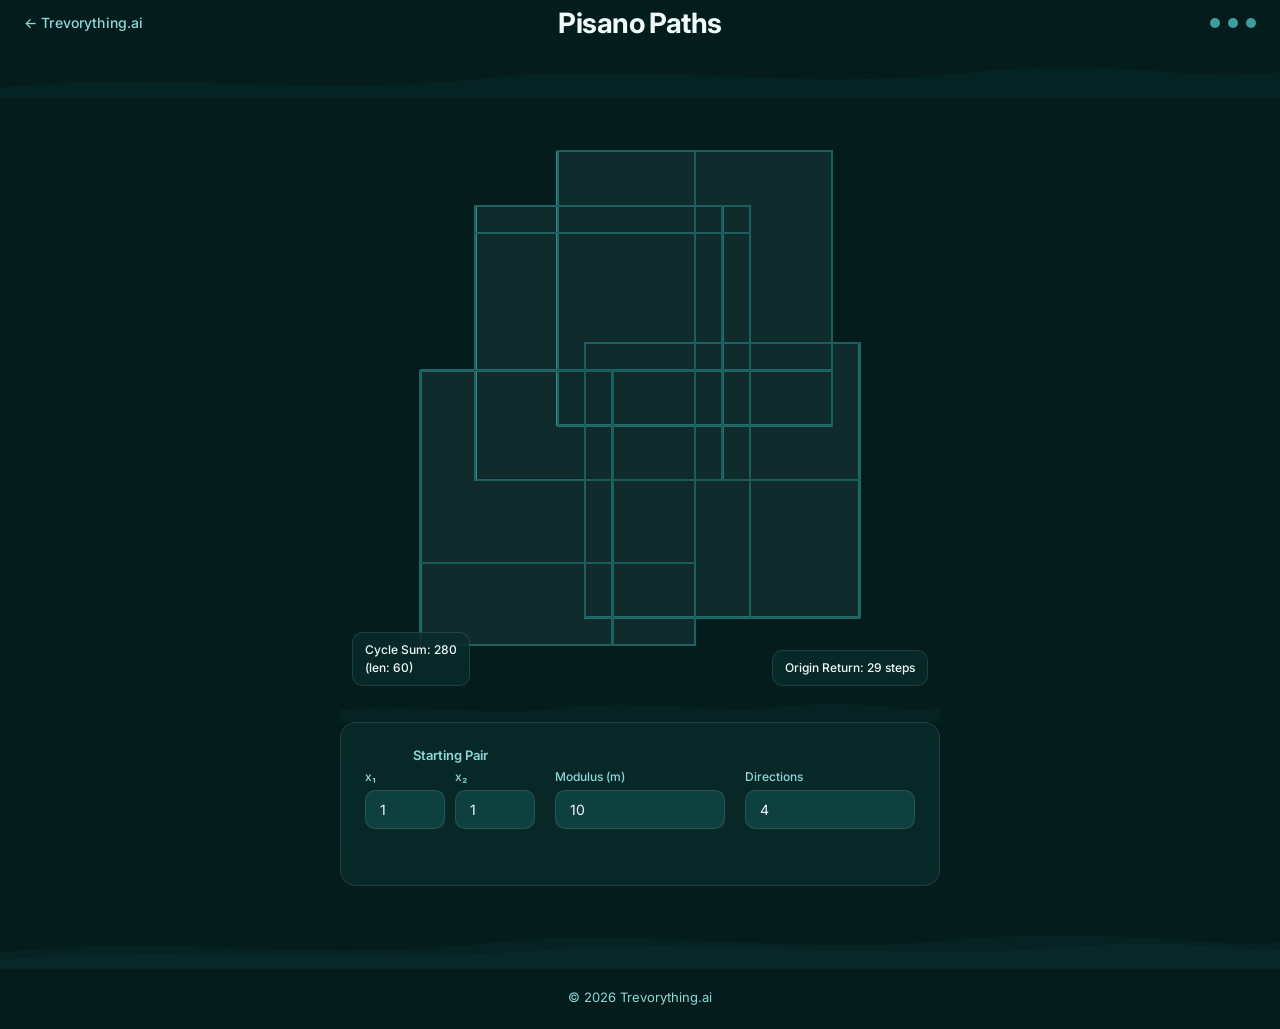
<file: Sum Sequence Path/index.html>
<!DOCTYPE html>
<html lang="en">
<head>
    <meta charset="UTF-8">
    <meta name="viewport" content="width=device-width, initial-scale=1.0">
    <title>Pisano Paths — Trevorything.ai</title>
    <meta name="description" content="Visualize Pisano period paths generated by modular Fibonacci-like sum sequences. Explore cyclic patterns and geometric symmetry.">
    <link rel="preconnect" href="https://fonts.googleapis.com">
    <link rel="preconnect" href="https://fonts.gstatic.com" crossorigin>
    <link href="https://fonts.googleapis.com/css2?family=Inter:wght@400;500;600;700&display=swap" rel="stylesheet">
    <style>
        /* ===== Design Tokens ===== */
        :root {
            --darkest: #041c1c;
            --dark: #0a2e2e;
            --mid-dark: #0f4040;
            --teal: #1a5c5c;
            --mid: #267a7a;
            --mid-light: #3d9e9e;
            --light: #5ec2c2;
            --lighter: #8fd8d8;
            --lightest: #c2eded;
            --white: #f0fafa;

            --glass-bg: rgba(10, 46, 46, 0.7);
            --glass-border: rgba(255, 255, 255, 0.1);
            --glass-border-hover: rgba(255, 255, 255, 0.18);
            --radius: 16px;
            --radius-sm: 10px;
            --transition: 0.25s ease;
        }

        /* ===== Reset & Base ===== */
        *, *::before, *::after { box-sizing: border-box; margin: 0; padding: 0; }

        body {
            font-family: 'Inter', sans-serif;
            background-color: var(--darkest);
            color: var(--white);
            min-height: 100vh;
            display: flex;
            flex-direction: column;
            -webkit-font-smoothing: antialiased;
            -moz-osx-font-smoothing: grayscale;
        }

        /* ===== Header / Nav ===== */
        .site-header {
            display: flex;
            align-items: center;
            justify-content: space-between;
            padding: 14px 24px;
            position: relative;
            z-index: 10;
        }

        .back-link {
            color: var(--lighter);
            text-decoration: none;
            font-size: 14px;
            font-weight: 500;
            letter-spacing: 0.01em;
            transition: color var(--transition);
            white-space: nowrap;
        }
        .back-link:hover { color: var(--white); }

        .page-title {
            position: absolute;
            left: 50%;
            transform: translateX(-50%);
            font-size: 28px;
            font-weight: 700;
            color: var(--white);
            letter-spacing: -0.02em;
        }

        .dot-nav {
            display: flex;
            gap: 8px;
            align-items: center;
        }
        .dot-nav a {
            display: block;
            width: 10px;
            height: 10px;
            border-radius: 50%;
            background: var(--mid-light);
            transition: background var(--transition), transform var(--transition);
        }
        .dot-nav a:hover {
            background: var(--light);
            transform: scale(1.25);
        }

        /* ===== Topographical Wave Dividers ===== */
        .wave-divider {
            display: block;
            width: 100%;
            height: auto;
            line-height: 0;
        }
        .wave-divider svg {
            display: block;
            width: 100%;
            height: auto;
        }

        /* ===== Main Content ===== */
        .main-content {
            flex: 1;
            display: flex;
            flex-direction: column;
            align-items: center;
            padding: 0 16px;
        }

        /* ===== Canvas Area ===== */
        .canvas-wrapper {
            position: relative;
            width: 100%;
            max-width: 600px;
            aspect-ratio: 1 / 1;
            margin: 0 auto;
        }

        canvas {
            display: block;
            width: 100%;
            height: 100%;
            background-color: var(--darkest);
            border-radius: var(--radius);
        }

        /* Info cards overlaid on canvas */
        .info-card {
            position: absolute;
            bottom: 12px;
            background: var(--glass-bg);
            backdrop-filter: blur(12px);
            -webkit-backdrop-filter: blur(12px);
            border: 1px solid var(--glass-border);
            color: var(--white);
            font-size: 12px;
            font-weight: 500;
            padding: 8px 12px;
            border-radius: var(--radius-sm);
            line-height: 1.5;
            pointer-events: none;
        }
        .info-card--left  { left: 12px; }
        .info-card--right { right: 12px; }

        /* ===== Controls Panel ===== */
        .controls-panel {
            width: 100%;
            max-width: 600px;
            margin: 0 auto 40px;
            background: var(--glass-bg);
            backdrop-filter: blur(16px);
            -webkit-backdrop-filter: blur(16px);
            border: 1px solid var(--glass-border);
            border-radius: var(--radius);
            padding: 24px;
        }

        .controls-grid {
            display: grid;
            grid-template-columns: 1fr 1fr 1fr;
            gap: 20px;
            align-items: end;
        }

        .control-group { display: flex; flex-direction: column; gap: 6px; }

        .control-group-pair {
            display: flex;
            flex-direction: column;
            gap: 6px;
        }
        .control-group-pair .pair-label {
            font-size: 13px;
            font-weight: 600;
            color: var(--lighter);
            text-align: center;
        }
        .pair-inputs {
            display: grid;
            grid-template-columns: 1fr 1fr;
            gap: 10px;
        }

        label {
            font-size: 12px;
            font-weight: 500;
            color: var(--lighter);
        }

        input[type="number"] {
            appearance: textfield;
            -moz-appearance: textfield;
            width: 100%;
            padding: 10px 14px;
            background: var(--mid-dark);
            border: 1px solid var(--glass-border);
            border-radius: var(--radius-sm);
            color: var(--white);
            font-family: 'Inter', sans-serif;
            font-size: 14px;
            outline: none;
            transition: border-color var(--transition), box-shadow var(--transition);
        }
        input[type="number"]:focus {
            border-color: var(--mid-light);
            box-shadow: 0 0 0 3px rgba(61, 158, 158, 0.25);
        }
        input[type="number"]::-webkit-inner-spin-button,
        input[type="number"]::-webkit-outer-spin-button {
            -webkit-appearance: none;
            margin: 0;
        }

        .error-message {
            text-align: center;
            font-size: 13px;
            color: #f0928b;
            min-height: 20px;
            margin-top: 12px;
        }

        /* ===== Footer ===== */
        .site-footer {
            text-align: center;
            padding: 20px 16px 24px;
            color: var(--lighter);
            font-size: 13px;
        }

        /* ===== Responsive ===== */
        @media (max-width: 640px) {
            .page-title { font-size: 22px; }
            .controls-grid {
                grid-template-columns: 1fr;
            }
            .controls-panel { padding: 18px; }
            .site-header { padding: 12px 16px; }
        }
    </style>
</head>
<body>

    <!-- ===== Header ===== -->
    <header class="site-header" id="site-header">
        <a href="../index.html" class="back-link" id="back-link">← Trevorything.ai</a>
        <h1 class="page-title" id="page-title">Pisano Paths</h1>
        <nav class="dot-nav" id="dot-nav" aria-label="Other visualizers">
            <a href="../Sum Sequence Matrix/index.html" title="Modulo Matrix" id="nav-dot-matrix"></a>
            <a href="../Pisano Webs/index.html" title="Yatsko's Webs" id="nav-dot-webs"></a>
            <a href="../howmanymoons/index.html" title="How Many Moons" id="nav-dot-moons"></a>
        </nav>
    </header>

    <!-- Wave: Header → Canvas -->
    <div class="wave-divider" aria-hidden="true">
        <svg viewBox="0 0 1440 60" preserveAspectRatio="none" xmlns="http://www.w3.org/2000/svg">
            <path d="M0,40 C120,20 240,55 360,35 C480,15 600,50 720,30 C840,10 960,45 1080,25 C1200,5 1320,40 1440,20 L1440,60 L0,60 Z" fill="#041c1c"/>
            <path d="M0,48 C180,30 360,58 540,38 C720,18 900,52 1080,32 C1260,12 1350,45 1440,30 L1440,60 L0,60 Z" fill="rgba(10,46,46,0.4)"/>
        </svg>
    </div>

    <!-- ===== Main ===== -->
    <main class="main-content" id="main-content">

        <!-- Canvas Visualization -->
        <div class="canvas-wrapper" id="canvas-wrapper">
            <canvas id="pathCanvas" width="600" height="600"></canvas>
            <div class="info-card info-card--left" id="sequenceInfoCard">Loading...</div>
            <div class="info-card info-card--right" id="pathInfoCard">Loading...</div>
        </div>

        <!-- Wave: Canvas → Controls -->
        <div class="wave-divider" aria-hidden="true" style="max-width:600px;width:100%;margin:0 auto;">
            <svg viewBox="0 0 600 24" preserveAspectRatio="none" xmlns="http://www.w3.org/2000/svg">
                <path d="M0,12 C75,4 150,20 225,10 C300,0 375,18 450,8 C525,0 562,16 600,10 L600,24 L0,24 Z" fill="rgba(10,46,46,0.35)"/>
            </svg>
        </div>

        <!-- Controls Panel -->
        <div class="controls-panel" id="controls-panel">
            <div class="controls-grid">

                <!-- Starting Pair -->
                <div class="control-group-pair">
                    <span class="pair-label">Starting Pair</span>
                    <div class="pair-inputs">
                        <div class="control-group">
                            <label for="x1Input">x₁</label>
                            <input type="number" id="x1Input" value="1">
                        </div>
                        <div class="control-group">
                            <label for="x2Input">x₂</label>
                            <input type="number" id="x2Input" value="1">
                        </div>
                    </div>
                </div>

                <!-- Modulus -->
                <div class="control-group">
                    <label for="modInput">Modulus (m)</label>
                    <input type="number" id="modInput" value="10" min="1">
                </div>

                <!-- Directions -->
                <div class="control-group">
                    <label for="sidesInput">Directions</label>
                    <input type="number" id="sidesInput" value="4" min="1">
                </div>

            </div>
            <p class="error-message" id="error-message"></p>
        </div>

    </main>

    <!-- Wave: Content → Footer -->
    <div class="wave-divider" aria-hidden="true">
        <svg viewBox="0 0 1440 48" preserveAspectRatio="none" xmlns="http://www.w3.org/2000/svg">
            <path d="M0,30 C180,10 360,40 540,20 C720,0 900,35 1080,15 C1260,0 1380,28 1440,18 L1440,48 L0,48 Z" fill="rgba(10,46,46,0.3)"/>
            <path d="M0,38 C200,22 400,44 600,28 C800,12 1000,40 1200,24 C1350,12 1410,34 1440,26 L1440,48 L0,48 Z" fill="rgba(15,64,64,0.2)"/>
        </svg>
    </div>

    <!-- ===== Footer ===== -->
    <footer class="site-footer" id="site-footer">
        <p>&copy; 2026 Trevorything.ai</p>
    </footer>

    <!-- ===== JavaScript ===== -->
    <script>
        // --- Get DOM Elements ---
        const modInput = document.getElementById('modInput');
        const x1Input = document.getElementById('x1Input');
        const x2Input = document.getElementById('x2Input');
        const sidesInput = document.getElementById('sidesInput');
        const canvas = document.getElementById('pathCanvas');
        const ctx = canvas.getContext('2d');
        const errorMessage = document.getElementById('error-message');
        const sequenceInfoCard = document.getElementById('sequenceInfoCard');
        const pathInfoCard = document.getElementById('pathInfoCard');


        // --- Configuration ---
        const SEQUENCE_LENGTH = 5000; // Fixed sequence length
        const ORIGIN_THRESHOLD = 1e-6; // Threshold for checking path return to origin

        // --- White-to-Teal Gradient Color Stops ---
        const GRADIENT_STOPS = [
            { pos: 0.00, r: 240, g: 250, b: 250 }, // --white  #f0fafa
            { pos: 0.25, r: 194, g: 237, b: 237 }, // --lightest #c2eded
            { pos: 0.50, r: 143, g: 216, b: 216 }, // --lighter  #8fd8d8
            { pos: 0.75, r: 94,  g: 194, b: 194 }, // --light    #5ec2c2
            { pos: 1.00, r: 26,  g: 92,  b: 92  }  // --teal     #1a5c5c
        ];

        /**
         * Interpolates a color from the GRADIENT_STOPS array for a given t ∈ [0,1].
         */
        function getGradientColor(t) {
            t = Math.max(0, Math.min(1, t));
            // Find the two surrounding stops
            let lower = GRADIENT_STOPS[0];
            let upper = GRADIENT_STOPS[GRADIENT_STOPS.length - 1];
            for (let s = 0; s < GRADIENT_STOPS.length - 1; s++) {
                if (t >= GRADIENT_STOPS[s].pos && t <= GRADIENT_STOPS[s + 1].pos) {
                    lower = GRADIENT_STOPS[s];
                    upper = GRADIENT_STOPS[s + 1];
                    break;
                }
            }
            const range = upper.pos - lower.pos;
            const localT = range === 0 ? 0 : (t - lower.pos) / range;
            const r = Math.round(lower.r + (upper.r - lower.r) * localT);
            const g = Math.round(lower.g + (upper.g - lower.g) * localT);
            const b = Math.round(lower.b + (upper.b - lower.b) * localT);
            return `rgb(${r},${g},${b})`;
        }

        // --- Core Logic ---

        /**
         * Generates sequence X_n = (X_{n-1} + X_{n-2}) % mod for a fixed length.
         */
        function generateSequence(x1, x2, mod) {
            const length = SEQUENCE_LENGTH;
            if (mod <= 0) { errorMessage.textContent = "Modulus must be positive."; return []; }

            const seq = [x1, x2];
            if (length < 2) return seq.slice(0, length);

            for (let i = 2; i < length; i++) {
                const nextVal = (BigInt(seq[i - 1]) + BigInt(seq[i - 2])) % BigInt(mod);
                seq.push(Number(nextVal));
            }
            return seq;
        }

        /**
         * Calculates XY coordinates based on sequence, movement directions (sides), and mod value.
         */
        function calculatePathCoords(sequence, mod, sides) {
            let x = 0, y = 0;
            const xCoords = [x], yCoords = [y];
            if (sides < 1) sides = 1;
            const angleIncrementRad = (2 * Math.PI) / sides;
            sequence.forEach((value, i) => {
                const distance = (value === 0) ? mod : value;
                const currentAngleRad = i * angleIncrementRad;
                const dx = Math.cos(currentAngleRad);
                const dy = Math.sin(currentAngleRad);
                x += dx * distance;
                y += dy * distance;
                xCoords.push(x);
                yCoords.push(y);
            });
            return { xCoords, yCoords };
        }

        /**
         * Calculates statistics about the sequence periodicity.
         */
        function calculateSequenceStats(sequence) {
            if (sequence.length < 2) { return { periodSum: null, periodLength: null }; }
            const seenPairs = new Map();
             if (sequence.length >= 2) {
                 seenPairs.set(`${sequence[0]},${sequence[1]}`, 1);
             }
            for (let i = 2; i < sequence.length; i++) {
                const currentPairStr = `${sequence[i-1]},${sequence[i]}`;
                if (seenPairs.has(currentPairStr)) {
                    const k_end = seenPairs.get(currentPairStr);
                    const n_end = i;
                    const periodLength = n_end - k_end;
                    let periodSum = 0;
                    if (k_end >= 0 && n_end > k_end && n_end <= sequence.length) {
                         for (let j = k_end; j < n_end; j++) {
                             if (j >= 0 && j < sequence.length) {
                                 periodSum += sequence[j];
                             }
                         }
                    }
                    return { periodSum: periodSum, periodLength: periodLength };
                } else {
                    seenPairs.set(currentPairStr, i);
                }
            }
            return { periodSum: null, periodLength: null };
        }


        /**
         * Calculates statistics about the path.
         */
        function calculatePathStats(xCoords, yCoords) {
            for (let i = 1; i < xCoords.length; i++) {
                const distanceToOrigin = Math.sqrt(xCoords[i]**2 + yCoords[i]**2);
                if (distanceToOrigin < ORIGIN_THRESHOLD) {
                    return { returnSteps: i };
                }
            }
            return { returnSteps: null };
        }


        /**
         * Draws the calculated path on the canvas with white-to-teal gradient lines and shaded area.
         */
        function drawPath(context, xCoords, yCoords) {
            const width = context.canvas.width; const height = context.canvas.height;
            // Clear to darkest teal background
            context.fillStyle = '#041c1c';
            context.fillRect(0, 0, width, height);

            if (xCoords.length < 2) return;
            let minX = xCoords[0], maxX = xCoords[0], minY = yCoords[0], maxY = yCoords[0];
            for (let i = 1; i < xCoords.length; i++) { minX = Math.min(minX, xCoords[i]); maxX = Math.max(maxX, xCoords[i]); minY = Math.min(minY, yCoords[i]); maxY = Math.max(maxY, yCoords[i]); }
            const pathWidth = maxX - minX; const pathHeight = maxY - minY; if (pathWidth === 0 && pathHeight === 0 && xCoords.length >= 1) { return; } const padding = 40; const effectiveCanvasWidth = width - 2 * padding; const effectiveCanvasHeight = height - 2 * padding; const scaleX = pathWidth === 0 ? 1 : effectiveCanvasWidth / pathWidth; const scaleY = pathHeight === 0 ? 1 : effectiveCanvasHeight / pathHeight; const scale = Math.min(scaleX, scaleY) * 0.95; const centerX = (minX + maxX) / 2; const centerY = (minY + maxY) / 2; const translateX = width / 2 - centerX * scale; const translateY = height / 2 - centerY * scale; const transformedX = xCoords.map(x => translateX + x * scale); const transformedY = yCoords.map(y => translateY + y * scale);

            // --- 1. Draw Shaded Area (Fill) ---
            context.beginPath(); context.moveTo(transformedX[0], transformedY[0]);
            for (let i = 1; i < transformedX.length; i++) { context.lineTo(transformedX[i], transformedY[i]); }
            context.fillStyle = 'rgba(142, 216, 216, 0.08)';
            context.fill();

            // --- 2. Draw Gradient Line Segments (White → Teal) ---
            const totalSegments = transformedX.length - 1;
            context.lineWidth = 1.5; context.lineCap = 'round'; context.lineJoin = 'round';
            for (let i = 0; i < totalSegments; i++) {
                 const x1 = transformedX[i]; const y1 = transformedY[i]; const x2 = transformedX[i+1]; const y2 = transformedY[i+1];
                 const t = totalSegments <= 1 ? 0 : i / (totalSegments - 1);
                 context.strokeStyle = getGradientColor(t);
                 context.beginPath(); context.moveTo(x1, y1); context.lineTo(x2, y2); context.stroke();
             }
        }

        /**
         * Main function to update the visualization and stats based on input values.
         */
        function updateVisualization() {
            errorMessage.textContent = '';
            const mod = parseInt(modInput.value, 10);
            const x1 = parseInt(x1Input.value, 10);
            const x2 = parseInt(x2Input.value, 10);
            const sides = parseInt(sidesInput.value, 10);
            const len = SEQUENCE_LENGTH;

            if (isNaN(mod) || isNaN(x1) || isNaN(x2) || isNaN(sides)) {
                 errorMessage.textContent = "Invalid integer values.";
                 ctx.fillStyle = '#041c1c';
                 ctx.fillRect(0, 0, canvas.width, canvas.height);
                 return;
            }
            if (mod <= 0) {
                errorMessage.textContent = "Modulus must be > 0.";
                ctx.fillStyle = '#041c1c';
                ctx.fillRect(0, 0, canvas.width, canvas.height);
                return;
            }
            if (sides < 1) {
                errorMessage.textContent = "Directions must be >= 1.";
                ctx.fillStyle = '#041c1c';
                ctx.fillRect(0, 0, canvas.width, canvas.height);
                return;
            }

            // --- Calculations ---
            const sequence = generateSequence(x1, x2, mod);
            if (!sequence.length && mod > 0) return;

            const { xCoords, yCoords } = calculatePathCoords(sequence, mod, sides);

            // --- Calculate Stats ---
            const seqStats = calculateSequenceStats(sequence);
            const pathStats = calculatePathStats(xCoords, yCoords);

            // --- Update Info Cards ---
            if (seqStats.periodSum !== null) {
                sequenceInfoCard.innerHTML = `Cycle Sum: ${seqStats.periodSum} <br> (len: ${seqStats.periodLength})`;
            } else {
                sequenceInfoCard.textContent = `Cycle Sum: N/A (in ${len} steps)`;
            }
            if (pathStats.returnSteps !== null) {
                pathInfoCard.textContent = `Origin Return: ${pathStats.returnSteps} steps`;
            } else {
                pathInfoCard.textContent = `Origin Return: N/A`;
            }

            // --- Draw Path ---
            drawPath(ctx, xCoords, yCoords);
        }

        // --- Event Listeners ---
        modInput.addEventListener('input', updateVisualization);
        x1Input.addEventListener('input', updateVisualization);
        x2Input.addEventListener('input', updateVisualization);
        sidesInput.addEventListener('input', updateVisualization);

        // --- Canvas Resizing and Initial Draw ---
        function setCanvasSizeAndDraw() {
            const container = canvas.parentElement;
            const resolution = 600;
            canvas.width = resolution; canvas.height = resolution;
            updateVisualization();
        }
        const resizeObserver = new ResizeObserver(entries => {
            setCanvasSizeAndDraw();
        });
        if (canvas.parentElement) {
            resizeObserver.observe(canvas.parentElement);
        }

        // Perform initial setup and draw when the page loads
        window.addEventListener('load', () => {
            setCanvasSizeAndDraw();
        });

    </script>

</body>
</html>
</file>
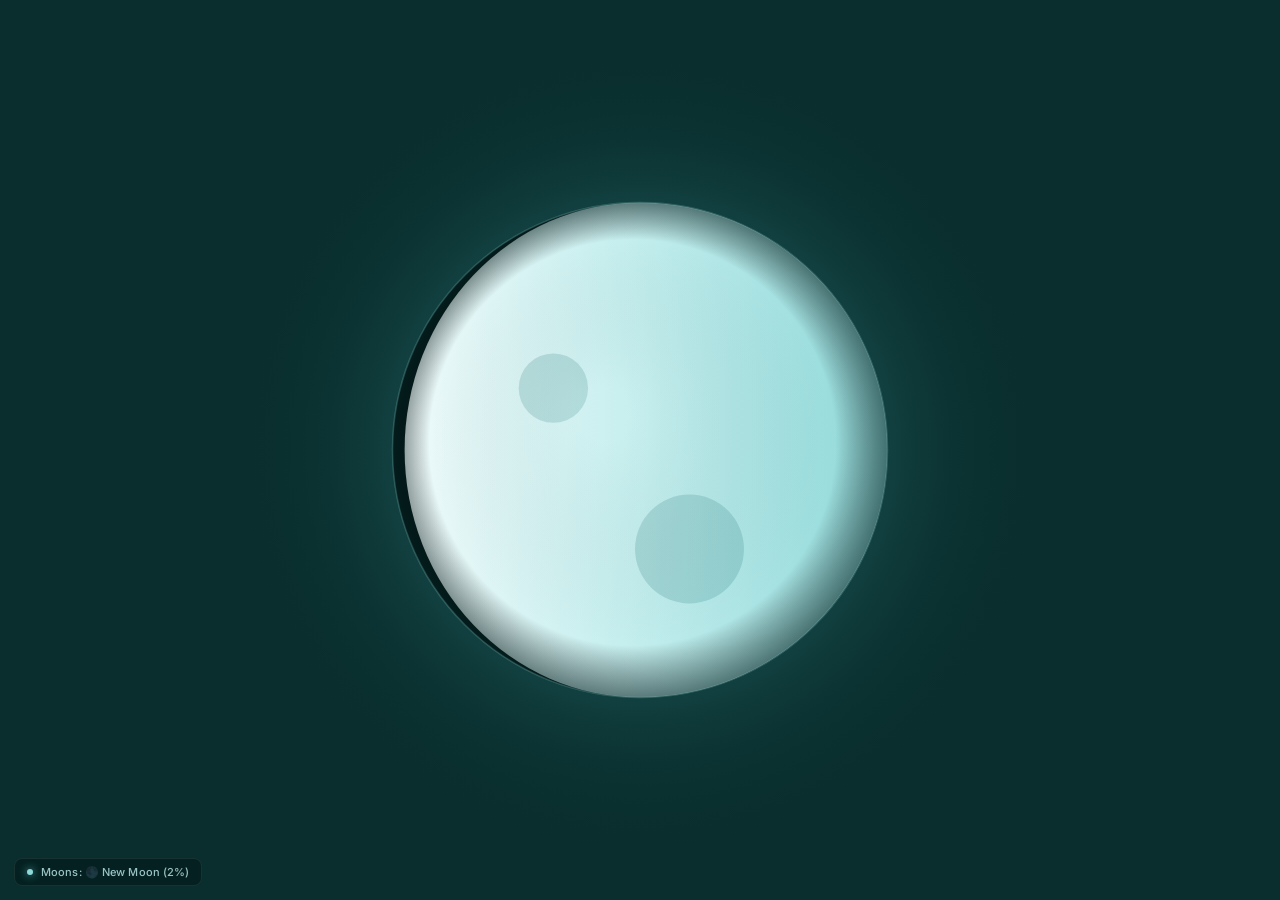
<file: howmanymoons/preview.html>
<!DOCTYPE html>
<html lang="en">
<head>
    <meta charset="UTF-8">
    <meta name="viewport" content="width=device-width, initial-scale=1.0">
    <title>How Many Moons Preview — Trevorything.ai</title>
    <link rel="preconnect" href="https://fonts.googleapis.com">
    <link rel="preconnect" href="https://fonts.gstatic.com" crossorigin>
    <link href="https://fonts.googleapis.com/css2?family=Inter:wght@400;500&display=swap" rel="stylesheet">
    <style>
        *, *::before, *::after { box-sizing: border-box; margin: 0; padding: 0; }
        body, html {
            width: 100%;
            height: 100%;
            overflow: hidden;
            background-color: #0a2e2e;
            font-family: 'Inter', sans-serif;
        }
        canvas {
            display: block;
            width: 100%;
            height: 100%;
        }
        #info {
            position: absolute;
            bottom: 14px;
            left: 14px;
            color: rgba(194, 237, 237, 0.8);
            font-size: 11px;
            font-weight: 500;
            pointer-events: none;
            background: rgba(4, 28, 28, 0.7);
            backdrop-filter: blur(8px);
            -webkit-backdrop-filter: blur(8px);
            padding: 6px 12px;
            border-radius: 8px;
            border: 1px solid rgba(255, 255, 255, 0.08);
            display: flex;
            align-items: center;
            gap: 8px;
            letter-spacing: 0.01em;
        }
        .pulse-dot {
            width: 6px;
            height: 6px;
            background-color: #8fd8d8;
            border-radius: 50%;
            box-shadow: 0 0 8px #5ec2c2;
            animation: pulse 2s infinite ease-in-out;
        }
        @keyframes pulse {
            0% { transform: scale(0.9); opacity: 0.6; }
            50% { transform: scale(1.2); opacity: 1; box-shadow: 0 0 12px #3d9e9e; }
            100% { transform: scale(0.9); opacity: 0.6; }
        }
    </style>
</head>
<body>
    <canvas id="previewCanvas"></canvas>
    <div id="info">
        <span class="pulse-dot"></span>
        <span id="labelText">Calculating moons...</span>
    </div>

    <script>
        const canvas = document.getElementById('previewCanvas');
        const ctx = canvas.getContext('2d');
        const labelText = document.getElementById('labelText');

        // Animation state variables
        let phase = 0.0;
        let lastTime = 0;
        const cycleSpeed = 0.05; // Amount of phase change per second (20 seconds for full cycle)

        // Simple lookup strings for visualization
        const moonNames = [
            { name: "New Moon", emoji: "🌑" },
            { name: "Waxing Crescent", emoji: "🌒" },
            { name: "First Quarter", emoji: "🌓" },
            { name: "Waxing Gibbous", emoji: "🌔" },
            { name: "Full Moon", emoji: "🌕" },
            { name: "Waning Gibbous", emoji: "🌖" },
            { name: "Last Quarter", emoji: "🌗" },
            { name: "Waning Crescent", emoji: "🌘" }
        ];

        function getPhaseLabel(phaseVal) {
            const isWaxing = phaseVal < 0.5;
            const illumination = (1 - Math.cos(2 * Math.PI * phaseVal)) / 2;
            
            if (illumination <= 0.05) return moonNames[0]; // New Moon
            if (isWaxing) {
                if (illumination <= 0.24) return moonNames[1];
                if (illumination <= 0.49) return moonNames[2];
                if (illumination <= 0.74) return moonNames[3];
                return moonNames[4]; // Full Moon
            } else {
                if (illumination >= 0.75) return moonNames[5];
                if (illumination >= 0.50) return moonNames[6];
                if (illumination >= 0.06) return moonNames[7];
                return moonNames[0]; // New Moon fallback
            }
        }

        function drawPreviewMoon(context, phaseVal) {
            const w = context.canvas.width;
            const h = context.canvas.height;
            const r = Math.min(w, h) / 2 * 0.55;
            const cx = w / 2;
            const cy = h / 2;

            // Clear with deep teal background
            context.fillStyle = '#0a2e2e'; 
            context.fillRect(0, 0, w, h);

            // Draw cosmic space glow - beautiful teal glow instead of indigo
            const glow = context.createRadialGradient(cx, cy, r * 0.9, cx, cy, Math.min(w, h) / 2);
            glow.addColorStop(0, 'rgba(61, 158, 158, 0.22)'); // glowing mid-light teal
            glow.addColorStop(0.5, 'rgba(26, 92, 92, 0.05)');
            glow.addColorStop(1, 'rgba(0, 0, 0, 0)');
            context.fillStyle = glow;
            context.beginPath();
            context.arc(cx, cy, Math.min(w, h) / 2, 0, 2 * Math.PI);
            context.fill();

            // Draw dark base
            context.beginPath();
            context.arc(cx, cy, r, 0, 2 * Math.PI);
            context.fillStyle = '#041c1c'; // darkest teal
            context.fill();

            // Subtle background craters indicator
            context.save();
            context.clip();
            context.fillStyle = '#0a2e2e';
            context.globalAlpha = 0.25;
            context.beginPath(); context.arc(cx - r*0.35, cy - r*0.25, r*0.14, 0, 2*Math.PI); context.fill();
            context.beginPath(); context.arc(cx + r*0.2, cy + r*0.4, r*0.22, 0, 2*Math.PI); context.fill();
            context.restore();

            // Draw illuminated side overlay
            context.save();
            context.beginPath();
            context.arc(cx, cy, r, 0, 2 * Math.PI);
            context.clip();

            // Illumination gradient
            const moonGrad = context.createLinearGradient(cx - r, cy, cx + r, cy);
            moonGrad.addColorStop(0, '#f0fafa'); // --white
            moonGrad.addColorStop(0.5, '#c2eded'); // --lightest
            moonGrad.addColorStop(1, '#8fd8d8'); // --lighter

            context.fillStyle = moonGrad;
            context.globalAlpha = 1.0;

            const isWaxing = phaseVal < 0.5;
            const rx = Math.cos(phaseVal * 2 * Math.PI) * r;

            // Draw terminator path
            context.beginPath();
            if (phaseVal === 0 || phaseVal === 1) {
                // New Moon
            } else if (phaseVal === 0.5) {
                // Full Moon
                context.arc(cx, cy, r, 0, 2 * Math.PI);
                context.fill();
            } else if (isWaxing) {
                // Waxing: Right illuminated
                context.arc(cx, cy, r, -Math.PI/2, Math.PI/2, false);
                context.ellipse(cx, cy, Math.abs(rx), r, 0, Math.PI/2, -Math.PI/2, rx < 0);
                context.fill();
            } else {
                // Waning: Left illuminated
                context.arc(cx, cy, r, Math.PI/2, -Math.PI/2, false);
                context.ellipse(cx, cy, Math.abs(rx), r, 0, -Math.PI/2, Math.PI/2, rx > 0);
                context.fill();
            }

            // Beautiful craters overlay
            context.fillStyle = '#267a7a'; // --mid teal
            context.globalAlpha = 0.2;
            context.beginPath(); context.arc(cx - r*0.35, cy - r*0.25, r*0.14, 0, 2*Math.PI); context.fill();
            context.beginPath(); context.arc(cx + r*0.2, cy + r*0.4, r*0.22, 0, 2*Math.PI); context.fill();
            context.restore();

            // Sphere shading overlay
            const sphereGrad = context.createRadialGradient(cx - r*0.15, cy - r*0.15, r*0.1, cx, cy, r);
            sphereGrad.addColorStop(0, 'rgba(255, 255, 255, 0.08)');
            sphereGrad.addColorStop(0.8, 'rgba(0, 0, 0, 0)');
            sphereGrad.addColorStop(1, 'rgba(4, 28, 28, 0.55)');
            context.fillStyle = sphereGrad;
            context.beginPath();
            context.arc(cx, cy, r, 0, 2 * Math.PI);
            context.fill();

            // Neon glowing ring border
            context.beginPath();
            context.arc(cx, cy, r, 0, 2 * Math.PI);
            context.strokeStyle = 'rgba(143, 216, 216, 0.25)'; // glowing light teal border
            context.lineWidth = 1.5;
            context.stroke();
        }

        function resize() {
            canvas.width = window.innerWidth;
            canvas.height = window.innerHeight;
            drawPreviewMoon(ctx, phase);
        }
        window.addEventListener('resize', resize);
        resize();

        function animate(timestamp) {
            if (!lastTime) lastTime = timestamp;
            const elapsed = (timestamp - lastTime) / 1000;
            lastTime = timestamp;

            // Increment phase
            phase += elapsed * cycleSpeed;
            if (phase >= 1.0) phase -= 1.0;

            // Update label
            const currentItem = getPhaseLabel(phase);
            const illuminationPercent = Math.round((1 - Math.cos(2 * Math.PI * phase)) / 2 * 100);
            labelText.textContent = `Moons: ${currentItem.emoji} ${currentItem.name} (${illuminationPercent}%)`;

            // Draw moon
            drawPreviewMoon(ctx, phase);

            requestAnimationFrame(animate);
        }

        requestAnimationFrame(animate);
    </script>
</body>
</html>
</file>
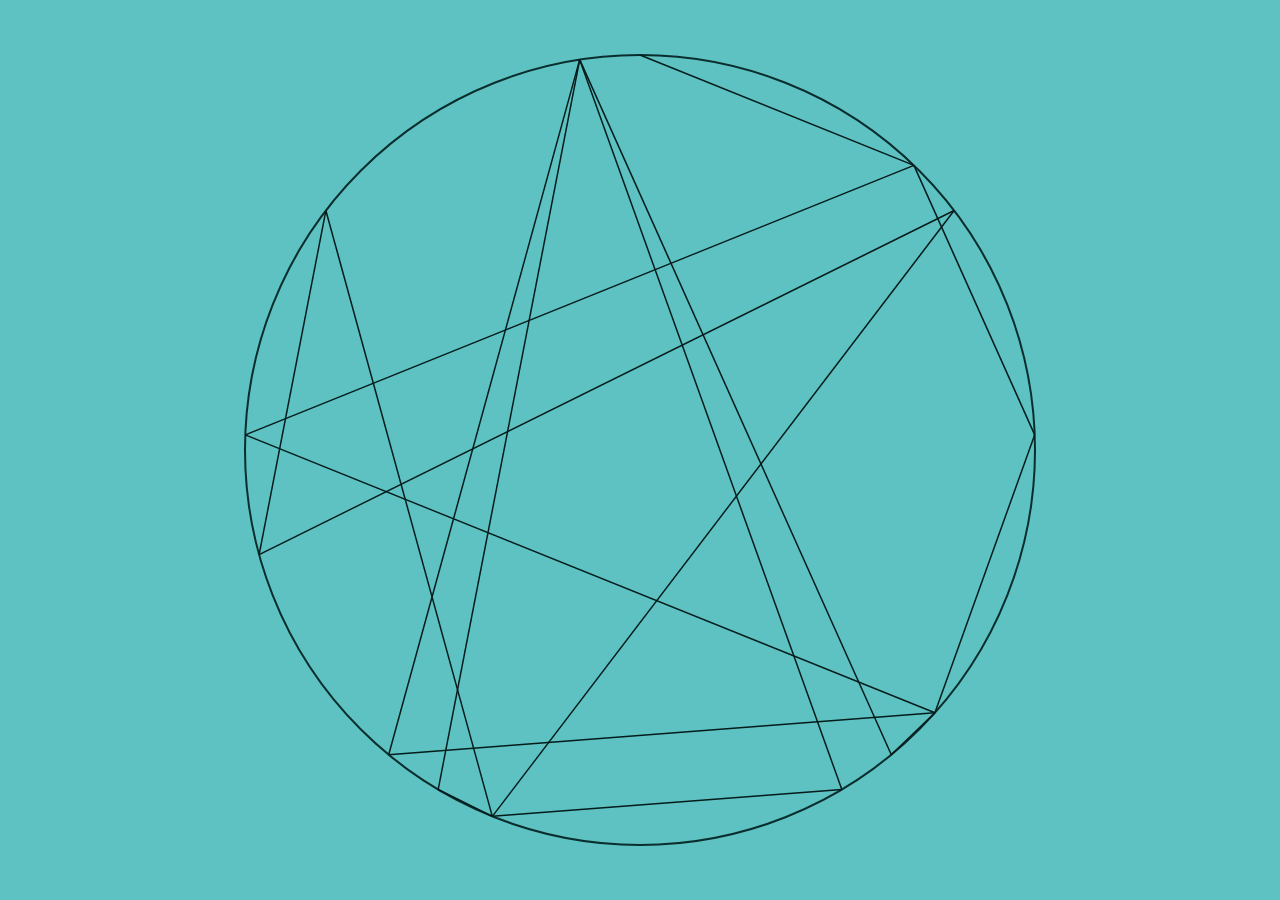
<file: Pisano Webs/preview.html>
<!DOCTYPE html>
<html lang="en">
<head>
    <meta charset="UTF-8">
    <meta name="viewport" content="width=device-width, initial-scale=1.0">
    <title>Pisano Webs Preview | Trevorything.ai</title>
    <style>
        *, *::before, *::after {
            margin: 0;
            padding: 0;
            box-sizing: border-box;
        }
        body, html {
            width: 100%;
            height: 100%;
            overflow: hidden;
            background-color: #5ec2c2;
            display: flex;
            align-items: center;
            justify-content: center;
        }
        canvas {
            display: block;
        }
    </style>
</head>
<body>
    <canvas id="previewCanvas"></canvas>

    <script>
        const canvas = document.getElementById('previewCanvas');
        const ctx = canvas.getContext('2d');

        const LINE_COLOR = '#041c1c';
        const CIRCLE_COLOR = '#0a2e2e';

        let animationFrameId;

        function getPisanoSequence(n1, n2, m) {
            if (m === 1) return [0];
            let seq = [n1 % m, n2 % m];
            const MAX_LEN = 5000;
            while (true) {
                let next = (seq[seq.length - 1] + seq[seq.length - 2]) % m;
                if (next === (n2 % m) && seq[seq.length - 1] === (n1 % m)) {
                    seq.pop();
                    break;
                }
                seq.push(next);
                if (seq.length > MAX_LEN) break;
            }
            return seq;
        }

        function drawLine(ctx, m, val1, val2, radius, center) {
            const angle1 = (Math.PI * 2 * val1) / m - Math.PI / 2;
            const x1 = center + radius * Math.cos(angle1);
            const y1 = center + radius * Math.sin(angle1);
            const angle2 = (Math.PI * 2 * val2) / m - Math.PI / 2;
            const x2 = center + radius * Math.cos(angle2);
            const y2 = center + radius * Math.sin(angle2);

            ctx.beginPath();
            ctx.moveTo(x1, y1);
            ctx.lineTo(x2, y2);
            ctx.stroke();
        }

        function runAnimation(m, n1, n2) {
            if (animationFrameId) cancelAnimationFrame(animationFrameId);

            const size = Math.min(window.innerWidth, window.innerHeight) * 0.9;
            canvas.width = size;
            canvas.height = size;
            const center = size / 2;
            const radius = size / 2 - 10;

            const seq = getPisanoSequence(n1, n2, m);

            ctx.clearRect(0, 0, size, size);

            // Draw Circle
            ctx.beginPath();
            ctx.arc(center, center, radius, 0, Math.PI * 2);
            ctx.lineWidth = 2;
            ctx.strokeStyle = CIRCLE_COLOR;
            ctx.stroke();

            ctx.strokeStyle = LINE_COLOR;
            ctx.lineWidth = 1.5;

            const TARGET_DURATION = 2000;
            let startTime = null;
            let currentIndex = 0;

            function animate(timestamp) {
                if (!startTime) startTime = timestamp;
                const elapsed = timestamp - startTime;
                const progress = Math.min(elapsed / TARGET_DURATION, 1);
                const targetIndex = Math.floor(progress * seq.length);

                if (currentIndex < targetIndex && currentIndex < seq.length) {
                    while (currentIndex < targetIndex && currentIndex < seq.length) {
                        const startVal = seq[currentIndex];
                        const endVal = seq[(currentIndex + 1) % seq.length];
                        drawLine(ctx, m, startVal, endVal, radius, center);
                        currentIndex++;
                    }
                }

                if (currentIndex < seq.length) {
                    animationFrameId = requestAnimationFrame(animate);
                } else {
                    setTimeout(randomizeAndRun, 1000);
                }
            }
            requestAnimationFrame(animate);
        }

        function randomizeAndRun() {
            const m = Math.floor(Math.random() * 50) + 10;
            const n1 = Math.floor(Math.random() * 5);
            const n2 = Math.floor(Math.random() * 5) + 1;
            runAnimation(m, n1, n2);
        }

        window.addEventListener('resize', () => {
            randomizeAndRun();
        });

        randomizeAndRun();
    </script>
</body>
</html>
</file>
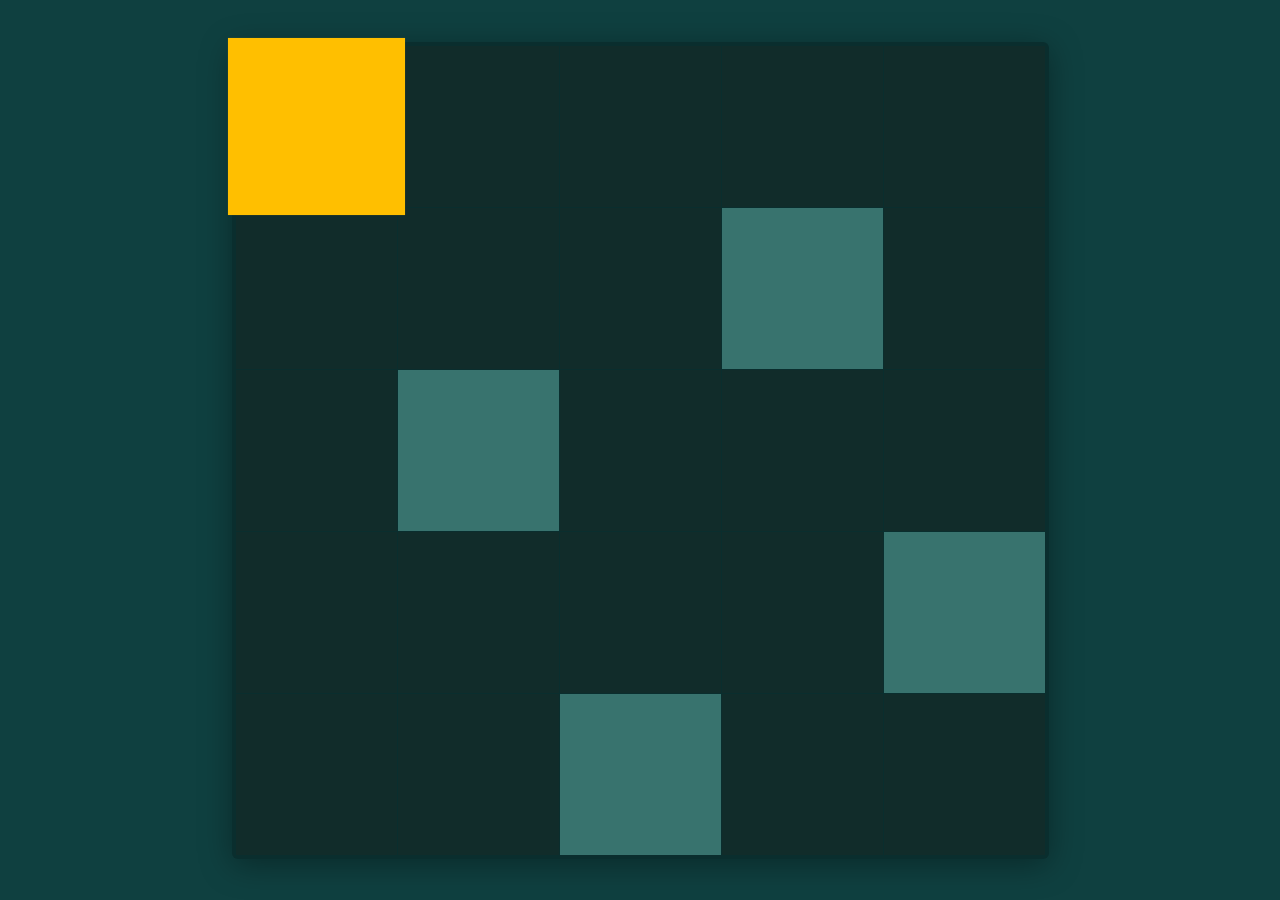
<file: Sum Sequence Matrix/preview.html>
<!DOCTYPE html>
<html lang="en">
<head>
    <meta charset="UTF-8">
    <meta name="viewport" content="width=device-width, initial-scale=1.0">
    <title>Modulo Matrix Preview</title>
    <style>
        *, *::before, *::after { box-sizing: border-box; margin: 0; padding: 0; }

        body, html {
            width: 100%;
            height: 100%;
            overflow: hidden;
            background-color: #0f4040; /* --mid-dark */
            display: flex;
            align-items: center;
            justify-content: center;
            font-family: sans-serif;
        }

        #gridContainer {
            display: grid;
            gap: 1px;
            padding: 4px;
            background-color: #0a2e2e; /* --dark */
            border-radius: 6px;
            transition: opacity 0.5s ease;
            box-shadow: 0 6px 32px rgba(0,0,0,0.35);
        }

        .grid-cell {
            width: 100%;
            height: 100%;
            transition: background-color 0.3s ease, transform 0.3s ease, box-shadow 0.3s ease;
        }

        .highlight-sequence {
            box-shadow: inset 0 0 0 2px #FFBF00;
            z-index: 10;
            transform: scale(1.1);
        }
    </style>
</head>
<body>
    <div id="gridContainer"></div>

    <script>
        const gridContainer = document.getElementById('gridContainer');

        let sequences = [];
        let cellElements = new Map(); // "row,col" -> element
        let cellInfo = new Map(); // "row,col" -> { sequenceIndex, color }
        let currentModulus = 0;
        let animationInterval;
        let highlightTimeout;

        function generateGrid(n) {
            currentModulus = n;
            gridContainer.innerHTML = '';
            sequences = [];
            cellElements.clear();
            cellInfo.clear();

            // Calculate best cell size to fit screen
            const availableSize = Math.min(window.innerWidth, window.innerHeight) * 0.9;
            const cellSize = Math.floor(availableSize / n) - 1; // -1 for gap

            gridContainer.style.gridTemplateColumns = `repeat(${n}, ${cellSize}px)`;
            gridContainer.style.gridTemplateRows = `repeat(${n}, ${cellSize}px)`;

            const visited = new Set();
            let sequenceIndex = 0;

            // Find sequences
            for (let startRow = 0; startRow < n; startRow++) {
                for (let startCol = 0; startCol < n; startCol++) {
                    const startPairStr = `${startRow},${startCol}`;
                    if (!visited.has(startPairStr)) {
                        const currentSequence = [];
                        let currentRow = startRow;
                        let currentCol = startCol;
                        let currentPairStr = `${currentRow},${currentCol}`;
                        while (!visited.has(currentPairStr)) {
                            visited.add(currentPairStr);
                            currentSequence.push([currentRow, currentCol]);
                            const nextRow = currentCol;
                            const nextCol = (currentRow + currentCol) % n;
                            currentRow = nextRow;
                            currentCol = nextCol;
                            currentPairStr = `${currentRow},${currentCol}`;
                        }
                        sequences.push(currentSequence);
                        sequenceIndex++;
                    }
                }
            }

            // Colors — teal-based gradient
            const numSequences = sequences.length;
            if (numSequences > 0) {
                const sequenceInfoData = sequences.map((seq, index) => ({ index, length: seq.length }));
                sequenceInfoData.sort((a, b) => b.length - a.length || a.index - b.index);

                const startH = 175, startS = 45, startL = 12;
                const endH = 175, endS = 25, endL = 55;
                const deltaH = endH - startH; const deltaS = endS - startS; const deltaL = endL - startL;
                const steps = numSequences > 1 ? numSequences - 1 : 1;
                const stepH = deltaH / steps; const stepS = deltaS / steps; const stepL = deltaL / steps;

                sequenceInfoData.forEach((info, rank) => {
                    const originalIndex = info.index;
                    const sequence = sequences[originalIndex];
                    let color;
                    if (numSequences === 1) { color = 'hsl(175, 30%, 32%)'; }
                    else {
                        const H = startH + rank * stepH;
                        const S = Math.max(0, Math.min(100, startS + rank * stepS));
                        const L = Math.max(0, Math.min(100, startL + rank * stepL));
                        const finalH = (H % 360 + 360) % 360;
                        color = `hsl(${finalH}, ${S}%, ${L}%)`;
                    }
                    sequence.forEach(pair => {
                        const pairStr = `${pair[0]},${pair[1]}`;
                        cellInfo.set(pairStr, { sequenceIndex: originalIndex, color: color });
                    });
                });
            }

            // Draw grid
            for (let i = 0; i < n; i++) {
                for (let j = 0; j < n; j++) {
                    const cell = document.createElement('div');
                    cell.className = 'grid-cell';
                    const pairStr = `${i},${j}`;
                    const infoData = cellInfo.get(pairStr);
                    cellElements.set(pairStr, cell);
                    if (infoData) {
                        cell.style.backgroundColor = infoData.color;
                    }
                    gridContainer.appendChild(cell);
                }
            }
        }

        function highlightSequence(index) {
            // Restore all cells to original color
            cellElements.forEach((cell, key) => {
                const infoData = cellInfo.get(key);
                if (infoData) cell.style.backgroundColor = infoData.color;
                cell.classList.remove('highlight-sequence');
            });

            if (index === null || index >= sequences.length) return;

            const sequence = sequences[index];
            sequence.forEach(pair => {
                const pairStr = `${pair[0]},${pair[1]}`;
                const cell = cellElements.get(pairStr);
                if (cell) {
                    cell.style.backgroundColor = '#FFBF00';
                    cell.classList.add('highlight-sequence');
                }
            });
        }

        function runCycle() {
            // Pick a random modulus between 5 and 25
            const n = Math.floor(Math.random() * 20) + 5;
            generateGrid(n);

            // Highlight a few sequences randomly
            let count = 0;
            const maxHighlights = 5;

            function nextHighlight() {
                if (count >= maxHighlights) {
                    // Start new grid cycle
                    highlightTimeout = setTimeout(runCycle, 1000);
                    return;
                }

                const randomSeqIndex = Math.floor(Math.random() * sequences.length);
                highlightSequence(randomSeqIndex);

                count++;
                highlightTimeout = setTimeout(nextHighlight, 800);
            }

            highlightTimeout = setTimeout(nextHighlight, 500);
        }

        window.addEventListener('resize', () => {
             // Re-generate with current modulus to fix size
             if(currentModulus) generateGrid(currentModulus);
        });

        runCycle();

    </script>
</body>
</html>
</file>
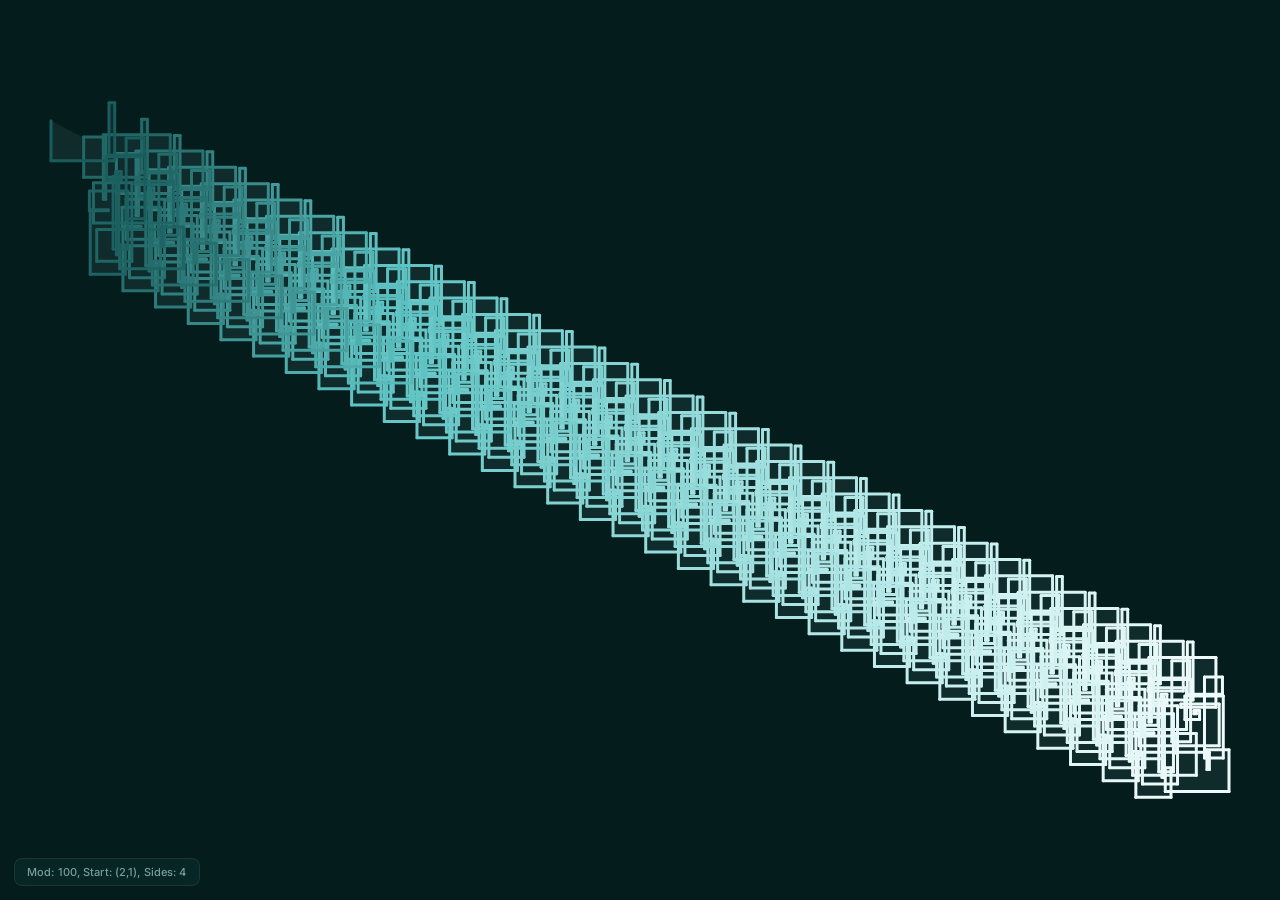
<file: Sum Sequence Path/preview.html>
<!DOCTYPE html>
<html lang="en">
<head>
    <meta charset="UTF-8">
    <meta name="viewport" content="width=device-width, initial-scale=1.0">
    <title>Pisano Paths Preview — Trevorything.ai</title>
    <link rel="preconnect" href="https://fonts.googleapis.com">
    <link rel="preconnect" href="https://fonts.gstatic.com" crossorigin>
    <link href="https://fonts.googleapis.com/css2?family=Inter:wght@400;500&display=swap" rel="stylesheet">
    <style>
        *, *::before, *::after { box-sizing: border-box; margin: 0; padding: 0; }
        body, html {
            width: 100%;
            height: 100%;
            overflow: hidden;
            background-color: #041c1c;
            font-family: 'Inter', sans-serif;
        }
        canvas {
            display: block;
            width: 100%;
            height: 100%;
        }
        #info {
            position: absolute;
            bottom: 14px;
            left: 14px;
            color: rgba(194, 237, 237, 0.6);
            font-size: 11px;
            font-weight: 500;
            pointer-events: none;
            background: rgba(10, 46, 46, 0.6);
            backdrop-filter: blur(8px);
            -webkit-backdrop-filter: blur(8px);
            padding: 6px 12px;
            border-radius: 8px;
            border: 1px solid rgba(255, 255, 255, 0.08);
            letter-spacing: 0.01em;
        }
    </style>
</head>
<body>
    <canvas id="previewCanvas"></canvas>
    <div id="info">Loading...</div>

    <script>
        const canvas = document.getElementById('previewCanvas');
        const ctx = canvas.getContext('2d');
        const info = document.getElementById('info');

        const SEQUENCE_LENGTH = 2000;

        // --- White-to-Teal Gradient Color Stops ---
        const GRADIENT_STOPS = [
            { pos: 0.00, r: 240, g: 250, b: 250 }, // --white  #f0fafa
            { pos: 0.25, r: 194, g: 237, b: 237 }, // --lightest #c2eded
            { pos: 0.50, r: 143, g: 216, b: 216 }, // --lighter  #8fd8d8
            { pos: 0.75, r: 94,  g: 194, b: 194 }, // --light    #5ec2c2
            { pos: 1.00, r: 26,  g: 92,  b: 92  }  // --teal     #1a5c5c
        ];

        function getGradientColor(t) {
            t = Math.max(0, Math.min(1, t));
            let lower = GRADIENT_STOPS[0];
            let upper = GRADIENT_STOPS[GRADIENT_STOPS.length - 1];
            for (let s = 0; s < GRADIENT_STOPS.length - 1; s++) {
                if (t >= GRADIENT_STOPS[s].pos && t <= GRADIENT_STOPS[s + 1].pos) {
                    lower = GRADIENT_STOPS[s];
                    upper = GRADIENT_STOPS[s + 1];
                    break;
                }
            }
            const range = upper.pos - lower.pos;
            const localT = range === 0 ? 0 : (t - lower.pos) / range;
            const r = Math.round(lower.r + (upper.r - lower.r) * localT);
            const g = Math.round(lower.g + (upper.g - lower.g) * localT);
            const b = Math.round(lower.b + (upper.b - lower.b) * localT);
            return `rgb(${r},${g},${b})`;
        }

        function generateSequence(x1, x2, mod) {
            const length = SEQUENCE_LENGTH;
            const seq = [x1, x2];
            if (length < 2) return seq.slice(0, length);
            for (let i = 2; i < length; i++) {
                const nextVal = (BigInt(seq[i - 1]) + BigInt(seq[i - 2])) % BigInt(mod);
                seq.push(Number(nextVal));
            }
            return seq;
        }

        function calculatePathCoords(sequence, mod, sides) {
            let x = 0, y = 0;
            const xCoords = [x], yCoords = [y];
            if (sides < 1) sides = 1;
            const angleIncrementRad = (2 * Math.PI) / sides;
            sequence.forEach((value, i) => {
                const distance = (value === 0) ? mod : value;
                const currentAngleRad = i * angleIncrementRad;
                const dx = Math.cos(currentAngleRad);
                const dy = Math.sin(currentAngleRad);
                x += dx * distance;
                y += dy * distance;
                xCoords.push(x);
                yCoords.push(y);
            });
            return { xCoords, yCoords };
        }

        function drawPath(context, xCoords, yCoords) {
            const width = context.canvas.width;
            const height = context.canvas.height;
            context.fillStyle = '#041c1c';
            context.fillRect(0, 0, width, height);

            if (xCoords.length < 2) return;
            let minX = xCoords[0], maxX = xCoords[0], minY = yCoords[0], maxY = yCoords[0];
            for (let i = 1; i < xCoords.length; i++) {
                minX = Math.min(minX, xCoords[i]);
                maxX = Math.max(maxX, xCoords[i]);
                minY = Math.min(minY, yCoords[i]);
                maxY = Math.max(maxY, yCoords[i]);
            }
            const pathWidth = maxX - minX;
            const pathHeight = maxY - minY;
            if (pathWidth === 0 && pathHeight === 0) return;

            const padding = 20;
            const effectiveCanvasWidth = width - 2 * padding;
            const effectiveCanvasHeight = height - 2 * padding;
            const scaleX = pathWidth === 0 ? 1 : effectiveCanvasWidth / pathWidth;
            const scaleY = pathHeight === 0 ? 1 : effectiveCanvasHeight / pathHeight;
            const scale = Math.min(scaleX, scaleY) * 0.95;
            const centerX = (minX + maxX) / 2;
            const centerY = (minY + maxY) / 2;
            const translateX = width / 2 - centerX * scale;
            const translateY = height / 2 - centerY * scale;
            const transformedX = xCoords.map(x => translateX + x * scale);
            const transformedY = yCoords.map(y => translateY + y * scale);

            // Draw Shaded Area
            context.beginPath();
            context.moveTo(transformedX[0], transformedY[0]);
            for (let i = 1; i < transformedX.length; i++) {
                context.lineTo(transformedX[i], transformedY[i]);
            }
            context.fillStyle = 'rgba(142, 216, 216, 0.08)';
            context.fill();

            // Draw White-to-Teal Gradient Lines
            const totalSegments = transformedX.length - 1;
            context.lineWidth = 3;
            context.lineCap = 'round';
            context.lineJoin = 'round';
            for (let i = 0; i < totalSegments; i++) {
                 const x1 = transformedX[i];
                 const y1 = transformedY[i];
                 const x2 = transformedX[i+1];
                 const y2 = transformedY[i+1];
                 const t = totalSegments <= 1 ? 0 : i / (totalSegments - 1);
                 context.strokeStyle = getGradientColor(t);
                 context.beginPath();
                 context.moveTo(x1, y1);
                 context.lineTo(x2, y2);
                 context.stroke();
             }
        }

        function resize() {
            canvas.width = window.innerWidth;
            canvas.height = window.innerHeight;
        }
        window.addEventListener('resize', resize);
        resize();

        function randomizeAndDraw() {
            const mod = Math.floor(Math.random() * 100) + 10;
            const x1 = Math.floor(Math.random() * 10);
            const x2 = Math.floor(Math.random() * 10);
            const sides = Math.floor(Math.random() * 6) + 3;

            info.textContent = `Mod: ${mod}, Start: (${x1},${x2}), Sides: ${sides}`;

            const sequence = generateSequence(x1, x2, mod);
            const { xCoords, yCoords } = calculatePathCoords(sequence, mod, sides);
            drawPath(ctx, xCoords, yCoords);
        }

        randomizeAndDraw();
        setInterval(randomizeAndDraw, 3000);

    </script>
</body>
</html>
</file>
<file: eurocousintrip/style.css>
/* CSS variables for consistent, premium styling */
:root {
  --bg-primary: #0a0915;
  --bg-secondary: rgba(20, 18, 42, 0.6);
  --glass-bg: rgba(255, 255, 255, 0.04);
  --glass-border: rgba(255, 255, 255, 0.08);
  --glass-highlight: rgba(255, 255, 255, 0.15);
  
  --color-text: #e2e8f0;
  --color-text-muted: #94a3b8;
  --color-accent: #a855f7;
  --color-accent-glow: rgba(168, 85, 247, 0.35);
  --color-accent-secondary: #f97316;
  --color-accent-secondary-glow: rgba(249, 115, 22, 0.3);
  
  --success: #10b981;
  --success-glow: rgba(16, 185, 129, 0.2);
  --warning: #f59e0b;
  --warning-glow: rgba(245, 158, 11, 0.2);
  
  --font-heading: 'Outfit', -apple-system, sans-serif;
  --font-body: 'Plus Jakarta Sans', -apple-system, sans-serif;
  
  --radius-sm: 8px;
  --radius-md: 16px;
  --radius-lg: 24px;
}

* {
  box-sizing: border-box;
  margin: 0;
  padding: 0;
}

body {
  background-color: var(--bg-primary);
  color: var(--color-text);
  font-family: var(--font-body);
  line-height: 1.6;
  min-height: 100vh;
  position: relative;
  overflow-x: hidden;
  -webkit-font-smoothing: antialiased;
}

/* Beautiful dynamic background glows */
.glow-bg {
  position: fixed;
  top: -20%;
  left: -10%;
  width: 60vw;
  height: 60vw;
  background: radial-gradient(circle, rgba(168, 85, 247, 0.15) 0%, rgba(0,0,0,0) 70%);
  z-index: -2;
  pointer-events: none;
}

.glow-bg-secondary {
  position: fixed;
  bottom: -10%;
  right: -10%;
  width: 50vw;
  height: 50vw;
  background: radial-gradient(circle, rgba(249, 115, 22, 0.12) 0%, rgba(0,0,0,0) 70%);
  z-index: -2;
  pointer-events: none;
}

/* Layout container */
.app-container {
  max-width: 1400px;
  margin: 0 auto;
  padding: 2rem;
  display: flex;
  flex-direction: column;
  gap: 2rem;
  min-height: 100vh;
}

/* Header design */
.app-header {
  text-align: center;
  padding: 3rem 2rem 2rem;
  position: relative;
}

.badge {
  background: linear-gradient(135deg, var(--color-accent), var(--color-accent-secondary));
  color: #fff;
  padding: 0.4rem 1.2rem;
  border-radius: 50px;
  font-size: 0.85rem;
  font-weight: 600;
  text-transform: uppercase;
  letter-spacing: 1px;
  display: inline-block;
  margin-bottom: 1rem;
  box-shadow: 0 4px 15px rgba(168, 85, 247, 0.4);
}

.app-header h1 {
  font-family: var(--font-heading);
  font-size: 3rem;
  font-weight: 800;
  letter-spacing: -1px;
  margin-bottom: 0.5rem;
}

.app-header h1 span {
  background: linear-gradient(135deg, var(--color-accent), var(--color-accent-secondary));
  -webkit-background-clip: text;
  -webkit-text-fill-color: transparent;
}

.app-header p {
  color: var(--color-text-muted);
  font-size: 1.1rem;
}

/* Navigation System */
.app-nav {
  display: grid;
  grid-template-columns: repeat(4, 1fr);
  background: var(--bg-secondary);
  border: 1px solid var(--glass-border);
  padding: 0.5rem;
  border-radius: var(--radius-md);
  backdrop-filter: blur(20px);
  gap: 0.5rem;
  box-shadow: 0 10px 30px rgba(0, 0, 0, 0.3);
}

.nav-btn {
  background: transparent;
  border: none;
  color: var(--color-text-muted);
  padding: 1rem;
  border-radius: var(--radius-sm);
  font-family: var(--font-heading);
  font-weight: 600;
  font-size: 1rem;
  cursor: pointer;
  display: flex;
  align-items: center;
  justify-content: center;
  gap: 0.75rem;
  transition: all 0.3s cubic-bezier(0.4, 0, 0.2, 1);
}

.nav-btn svg {
  transition: transform 0.3s ease;
}

.nav-btn:hover {
  color: #fff;
  background: rgba(255, 255, 255, 0.02);
}

.nav-btn:hover svg {
  transform: translateY(-2px);
}

.nav-btn.active {
  color: #fff;
  background: var(--glass-bg);
  border: 1px solid var(--glass-highlight);
  box-shadow: inset 0 1px 1px rgba(255, 255, 255, 0.1), 0 4px 20px var(--color-accent-glow);
}

/* Main Section Content */
.app-main {
  flex-grow: 1;
}

.tab-content {
  display: none;
  animation: fadeIn 0.4s ease-out forwards;
}

.tab-content.active {
  display: block;
}

@keyframes fadeIn {
  from { opacity: 0; transform: translateY(10px); }
  to { opacity: 1; transform: translateY(0); }
}

/* Glassmorphic boxes */
.glass {
  background: var(--bg-secondary);
  border: 1px solid var(--glass-border);
  border-radius: var(--radius-md);
  padding: 2rem;
  backdrop-filter: blur(20px);
  box-shadow: 0 15px 35px rgba(0, 0, 0, 0.4);
}

/* ITINERARY LAYOUT */
.itinerary-layout {
  display: grid;
  grid-template-columns: 320px 1fr;
  gap: 2rem;
  align-items: start;
}

.day-sidebar {
  display: flex;
  flex-direction: column;
  gap: 1.25rem;
}

.day-sidebar h3 {
  font-family: var(--font-heading);
  font-size: 1.2rem;
  border-bottom: 1px solid var(--glass-border);
  padding-bottom: 0.75rem;
}

.day-list {
  display: flex;
  flex-direction: column;
  gap: 0.5rem;
  max-height: 60vh;
  overflow-y: auto;
  padding-right: 0.5rem;
}

/* Custom scrollbar for day list */
.day-list::-webkit-scrollbar {
  width: 4px;
}
.day-list::-webkit-scrollbar-thumb {
  background: var(--glass-border);
  border-radius: 4px;
}

.day-btn {
  background: transparent;
  border: 1px solid transparent;
  color: var(--color-text-muted);
  text-align: left;
  padding: 0.85rem 1rem;
  border-radius: var(--radius-sm);
  cursor: pointer;
  display: flex;
  flex-direction: column;
  gap: 0.25rem;
  transition: all 0.25s ease;
}

.day-btn:hover {
  background: rgba(255, 255, 255, 0.02);
  color: #fff;
}

.day-btn.active {
  background: rgba(168, 85, 247, 0.08);
  border: 1px solid rgba(168, 85, 247, 0.3);
  color: #fff;
}

.day-btn .day-num {
  font-size: 0.75rem;
  text-transform: uppercase;
  letter-spacing: 1px;
  font-weight: 700;
  color: var(--color-accent-secondary);
}

.day-btn.active .day-num {
  color: var(--color-accent);
}

.day-btn .day-title {
  font-family: var(--font-heading);
  font-weight: 600;
  font-size: 0.95rem;
}

/* Day Detail Panel */
.day-card {
  padding: 2.5rem;
}

.day-header {
  border-bottom: 1px solid var(--glass-border);
  padding-bottom: 1.5rem;
  margin-bottom: 2rem;
}

.day-badge {
  background: rgba(249, 115, 22, 0.15);
  border: 1px solid rgba(249, 115, 22, 0.3);
  color: var(--color-accent-secondary);
  padding: 0.25rem 0.75rem;
  border-radius: 50px;
  font-size: 0.75rem;
  font-weight: 700;
  text-transform: uppercase;
  display: inline-block;
  margin-bottom: 0.5rem;
}

.day-header h2 {
  font-family: var(--font-heading);
  font-size: 2rem;
  font-weight: 700;
}

/* Timeline Components */
.timeline {
  display: flex;
  flex-direction: column;
  position: relative;
  padding-left: 1.5rem;
  margin-bottom: 2.5rem;
}

.timeline::before {
  content: '';
  position: absolute;
  left: 0;
  top: 6px;
  bottom: 6px;
  width: 2px;
  background: linear-gradient(to bottom, var(--color-accent), var(--color-accent-secondary));
  opacity: 0.3;
}

.timeline-item {
  position: relative;
  padding-bottom: 1.5rem;
}

.timeline-item:last-child {
  padding-bottom: 0;
}

.timeline-item::before {
  content: '';
  position: absolute;
  left: -27px;
  top: 6px;
  width: 10px;
  height: 10px;
  border-radius: 50%;
  background: var(--bg-primary);
  border: 2px solid var(--color-accent);
  box-shadow: 0 0 8px var(--color-accent);
}

.timeline-item:nth-child(even)::before {
  border-color: var(--color-accent-secondary);
  box-shadow: 0 0 8px var(--color-accent-secondary);
}

.timeline-item .time {
  font-family: var(--font-heading);
  font-weight: 700;
  font-size: 0.85rem;
  color: var(--color-text-muted);
  text-transform: uppercase;
  margin-bottom: 0.25rem;
}

.timeline-item h4 {
  font-family: var(--font-heading);
  font-weight: 600;
  font-size: 1.15rem;
  color: #fff;
  margin-bottom: 0.25rem;
}

.timeline-item p {
  color: var(--color-text-muted);
  font-size: 0.95rem;
}

/* Alternative suggestions box */
.alternatives-box {
  background: rgba(255, 255, 255, 0.015);
  border: 1px dashed var(--glass-border);
  border-radius: var(--radius-md);
  padding: 1.5rem;
}

.alternatives-box h4 {
  font-family: var(--font-heading);
  font-size: 1.05rem;
  margin-bottom: 0.75rem;
  color: var(--color-accent);
  display: flex;
  align-items: center;
  gap: 0.5rem;
}

.alternatives-box ul {
  list-style: none;
  display: flex;
  flex-direction: column;
  gap: 0.5rem;
}

.alternatives-box li {
  font-size: 0.9rem;
  color: var(--color-text-muted);
  position: relative;
  padding-left: 1.25rem;
}

.alternatives-box li::before {
  content: '✦';
  position: absolute;
  left: 0;
  color: var(--color-accent-secondary);
}

/* CITIES TAB LAYOUT */
.city-selector {
  display: flex;
  justify-content: center;
  gap: 0.75rem;
  margin-bottom: 2.5rem;
  flex-wrap: wrap;
}

.city-pill {
  background: var(--bg-secondary);
  border: 1px solid var(--glass-border);
  color: var(--color-text-muted);
  padding: 0.6rem 1.5rem;
  border-radius: 50px;
  font-family: var(--font-heading);
  font-weight: 600;
  font-size: 0.95rem;
  cursor: pointer;
  transition: all 0.3s cubic-bezier(0.4, 0, 0.2, 1);
}

.city-pill:hover {
  color: #fff;
  border-color: var(--glass-highlight);
  transform: translateY(-1px);
}

.city-pill.active {
  background: linear-gradient(135deg, var(--color-accent), #7c3aed);
  border-color: transparent;
  color: #fff;
  box-shadow: 0 4px 15px rgba(124, 58, 237, 0.4);
}

.city-recommendations-grid {
  display: grid;
  grid-template-columns: repeat(3, 1fr);
  gap: 2rem;
  align-items: start;
}

.grid-column {
  display: flex;
  flex-direction: column;
  gap: 1.5rem;
}

.section-title {
  border-bottom: 1.5px solid var(--glass-border);
  padding-bottom: 0.75rem;
}

.section-title h3 {
  font-family: var(--font-heading);
  font-size: 1.25rem;
  font-weight: 600;
  color: #fff;
}

.cards-list {
  display: flex;
  flex-direction: column;
  gap: 1.25rem;
}

.card {
  padding: 1.5rem;
  border-radius: var(--radius-md);
  display: flex;
  flex-direction: column;
  gap: 1rem;
  transition: all 0.3s cubic-bezier(0.4, 0, 0.2, 1);
}

.card:hover {
  transform: translateY(-3px);
  border-color: rgba(255, 255, 255, 0.15);
  box-shadow: 0 15px 30px rgba(0, 0, 0, 0.6), 0 0 1px rgba(255, 255, 255, 0.2);
}

.card-header {
  display: flex;
  justify-content: space-between;
  align-items: flex-start;
  gap: 0.75rem;
}

.card h4 {
  font-family: var(--font-heading);
  font-size: 1.15rem;
  font-weight: 700;
  line-height: 1.3;
}

.type-tag {
  background: rgba(255, 255, 255, 0.05);
  border: 1px solid var(--glass-border);
  color: var(--color-text-muted);
  font-size: 0.7rem;
  padding: 0.2rem 0.5rem;
  border-radius: 4px;
  text-transform: uppercase;
  font-weight: 700;
  white-space: nowrap;
}

.card p.desc {
  color: var(--color-text-muted);
  font-size: 0.88rem;
  line-height: 1.5;
}

.card p.specialty {
  background: rgba(249, 115, 22, 0.06);
  border-left: 3px solid var(--color-accent-secondary);
  padding: 0.5rem 0.75rem;
  font-size: 0.85rem;
  border-radius: 0 4px 4px 0;
}

.card-footer {
  display: flex;
  justify-content: space-between;
  align-items: center;
  gap: 0.75rem;
  margin-top: auto;
}

.card .price {
  font-family: var(--font-heading);
  font-weight: 700;
  font-size: 0.95rem;
  color: var(--color-accent-secondary);
}

.btn-row {
  display: flex;
  gap: 0.5rem;
  width: 100%;
}

.card-btn {
  background: rgba(255, 255, 255, 0.06);
  border: 1px solid var(--glass-border);
  color: #fff;
  text-decoration: none;
  font-size: 0.78rem;
  font-weight: 600;
  padding: 0.4rem 0.8rem;
  border-radius: 6px;
  text-align: center;
  transition: all 0.2s ease;
  cursor: pointer;
  display: inline-block;
  flex: 1;
}

.card-btn:hover {
  background: var(--color-accent);
  border-color: transparent;
  box-shadow: 0 4px 12px var(--color-accent-glow);
}

.card-btn.secondary {
  background: transparent;
}

.card-btn.secondary:hover {
  background: rgba(255, 255, 255, 0.1);
  box-shadow: none;
}

/* BUDGET LAYOUT */
.budget-layout {
  display: grid;
  grid-template-columns: 1fr 480px;
  gap: 2.5rem;
  align-items: start;
}

.budget-panel h2 {
  font-family: var(--font-heading);
  font-size: 1.75rem;
  margin-bottom: 0.5rem;
}

.subtitle {
  color: var(--color-text-muted);
  font-size: 0.95rem;
  margin-bottom: 2rem;
}

.input-group {
  display: flex;
  flex-direction: column;
  gap: 0.5rem;
  margin-bottom: 1.5rem;
}

.input-group label {
  font-family: var(--font-heading);
  font-weight: 600;
  font-size: 0.95rem;
}

.input-group input {
  background: rgba(0, 0, 0, 0.2);
  border: 1px solid var(--glass-border);
  color: #fff;
  padding: 0.75rem 1rem;
  border-radius: var(--radius-sm);
  font-family: var(--font-body);
  font-size: 1.05rem;
  transition: all 0.2s ease;
}

.input-group input:focus {
  outline: none;
  border-color: var(--color-accent);
  box-shadow: 0 0 8px var(--color-accent-glow);
}

.input-group .hint {
  color: var(--color-text-muted);
  font-size: 0.78rem;
}

/* Budget Summary Card */
.budget-summary {
  background: linear-gradient(135deg, rgba(20, 18, 42, 0.8), rgba(10, 9, 21, 0.9));
  border: 1px solid rgba(168, 85, 247, 0.2);
  border-radius: var(--radius-md);
  padding: 2.5rem;
  display: flex;
  flex-direction: column;
  gap: 1.5rem;
  box-shadow: 0 20px 40px rgba(0, 0, 0, 0.5);
  position: relative;
  overflow: hidden;
}

.budget-summary::after {
  content: '';
  position: absolute;
  top: 0;
  right: 0;
  width: 150px;
  height: 150px;
  background: radial-gradient(circle, rgba(168, 85, 247, 0.15) 0%, rgba(0,0,0,0) 70%);
  pointer-events: none;
}

.budget-summary h3 {
  font-family: var(--font-heading);
  font-size: 1.35rem;
  border-bottom: 1px solid var(--glass-border);
  padding-bottom: 0.75rem;
}

.large-price {
  display: flex;
  flex-direction: column;
  gap: 0.25rem;
  background: rgba(255, 255, 255, 0.02);
  border: 1px solid var(--glass-border);
  padding: 1.5rem;
  border-radius: var(--radius-sm);
  text-align: center;
}

.large-price .price-label {
  font-size: 0.8rem;
  text-transform: uppercase;
  letter-spacing: 1px;
  color: var(--color-text-muted);
  font-weight: 700;
}

.large-price .price-val {
  font-family: var(--font-heading);
  font-size: 3rem;
  font-weight: 800;
  background: linear-gradient(135deg, #fff, var(--color-accent-secondary));
  -webkit-background-clip: text;
  -webkit-text-fill-color: transparent;
}

.group-price {
  display: flex;
  justify-content: space-between;
  font-size: 0.95rem;
  color: var(--color-text-muted);
}

.group-price strong {
  color: #fff;
}

.status-tag {
  padding: 0.75rem 1rem;
  border-radius: var(--radius-sm);
  text-align: center;
  font-weight: 700;
  font-size: 0.95rem;
}

.status-tag.success {
  background: var(--success-glow);
  color: var(--success);
  border: 1px solid rgba(16, 185, 129, 0.3);
}

.status-tag.warning {
  background: var(--warning-glow);
  color: var(--warning);
  border: 1px solid rgba(245, 158, 11, 0.3);
}

.smart-tips h4 {
  font-family: var(--font-heading);
  font-size: 1rem;
  margin-bottom: 0.75rem;
}

.smart-tips ul {
  list-style: none;
  display: flex;
  flex-direction: column;
  gap: 0.6rem;
}

.smart-tips li {
  font-size: 0.82rem;
  color: var(--color-text-muted);
  position: relative;
  padding-left: 1.25rem;
  line-height: 1.4;
}

.smart-tips li::before {
  content: '✓';
  position: absolute;
  left: 0;
  color: var(--success);
  font-weight: bold;
}

/* TRANSIT TAB DETAILS */
.transit-container {
  display: flex;
  flex-direction: column;
  gap: 2rem;
}

.transit-table {
  width: 100%;
  border-collapse: collapse;
  margin-top: 1rem;
  font-size: 0.92rem;
}

.transit-table th {
  background: rgba(255, 255, 255, 0.02);
  border-bottom: 2px solid var(--glass-border);
  padding: 1rem;
  text-align: left;
  font-family: var(--font-heading);
  font-weight: 600;
  color: #fff;
}

.transit-table td {
  padding: 1.1rem 1rem;
  border-bottom: 1px solid var(--glass-border);
  color: var(--color-text-muted);
}

.transit-table tr:hover td {
  color: #fff;
  background: rgba(255, 255, 255, 0.01);
}

.transit-table strong {
  color: #fff;
}

.transit-tips-box {
  margin-top: 1rem;
  background: rgba(245, 158, 11, 0.03);
  border: 1px solid rgba(245, 158, 11, 0.2);
  padding: 2rem;
  border-radius: var(--radius-md);
}

.transit-tips-box h3 {
  font-family: var(--font-heading);
  color: var(--warning);
  font-size: 1.25rem;
  margin-bottom: 1rem;
}

.warning-grid {
  display: grid;
  grid-template-columns: 1fr 1fr;
  gap: 2rem;
}

.warning-item h5 {
  font-family: var(--font-heading);
  font-size: 1.05rem;
  color: #fff;
  margin-bottom: 0.5rem;
}

.warning-item p {
  font-size: 0.88rem;
  color: var(--color-text-muted);
}

/* Footer style */
.app-footer {
  text-align: center;
  padding: 2rem;
  border-top: 1px solid var(--glass-border);
  color: var(--color-text-muted);
  font-size: 0.85rem;
  margin-top: auto;
}

/* RESPONSIVE LAYOUTS */
@media (max-width: 1100px) {
  .city-recommendations-grid {
    grid-template-columns: 1fr;
  }
  
  .budget-layout {
    grid-template-columns: 1fr;
  }
}

@media (max-width: 768px) {
  .app-container {
    padding: 1rem;
  }
  
  .app-header h1 {
    font-size: 2.25rem;
  }
  
  .app-nav {
    grid-template-columns: repeat(2, 1fr);
  }
  
  .itinerary-layout {
    grid-template-columns: 1fr;
  }
  
  .day-list {
    flex-direction: row;
    overflow-x: auto;
    max-height: none;
    padding-bottom: 0.5rem;
  }
  
  .day-btn {
    flex-shrink: 0;
    width: 150px;
  }
  
  .warning-grid {
    grid-template-columns: 1fr;
    gap: 1rem;
  }
}
</file>
